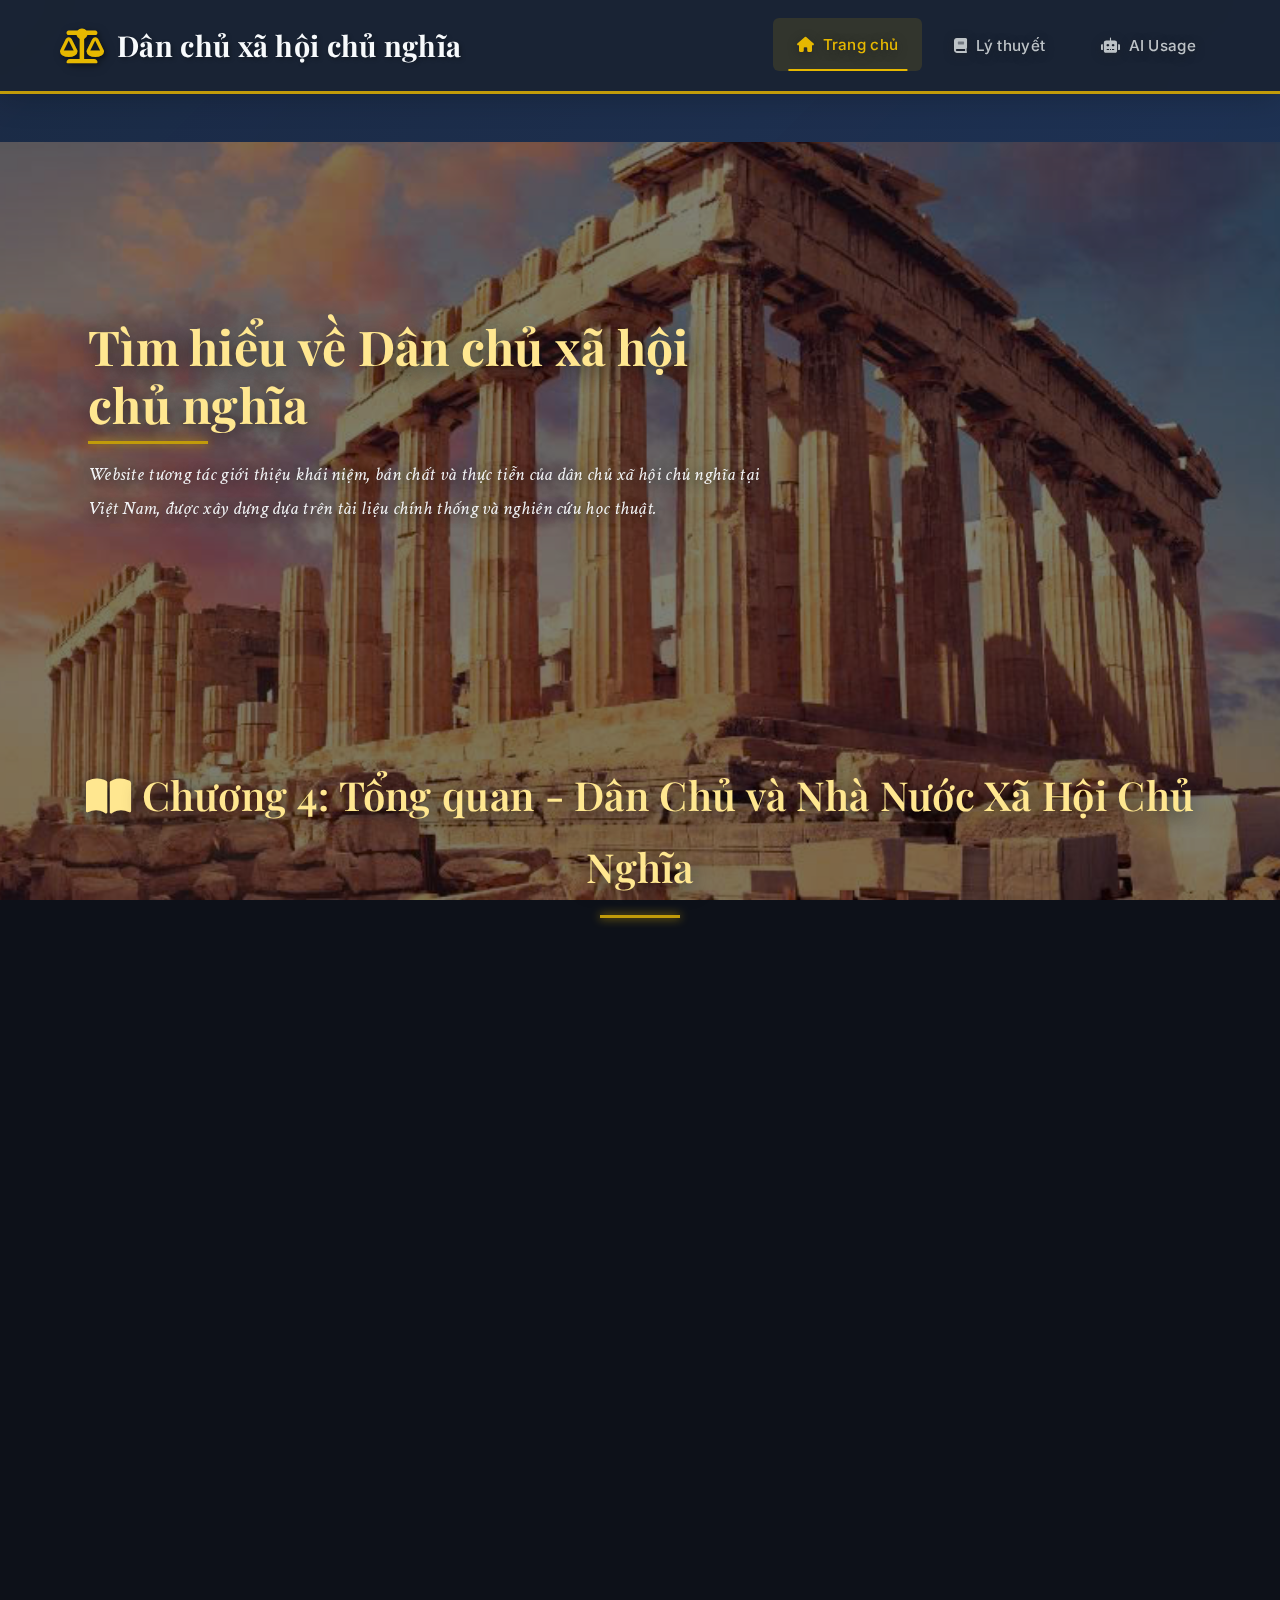
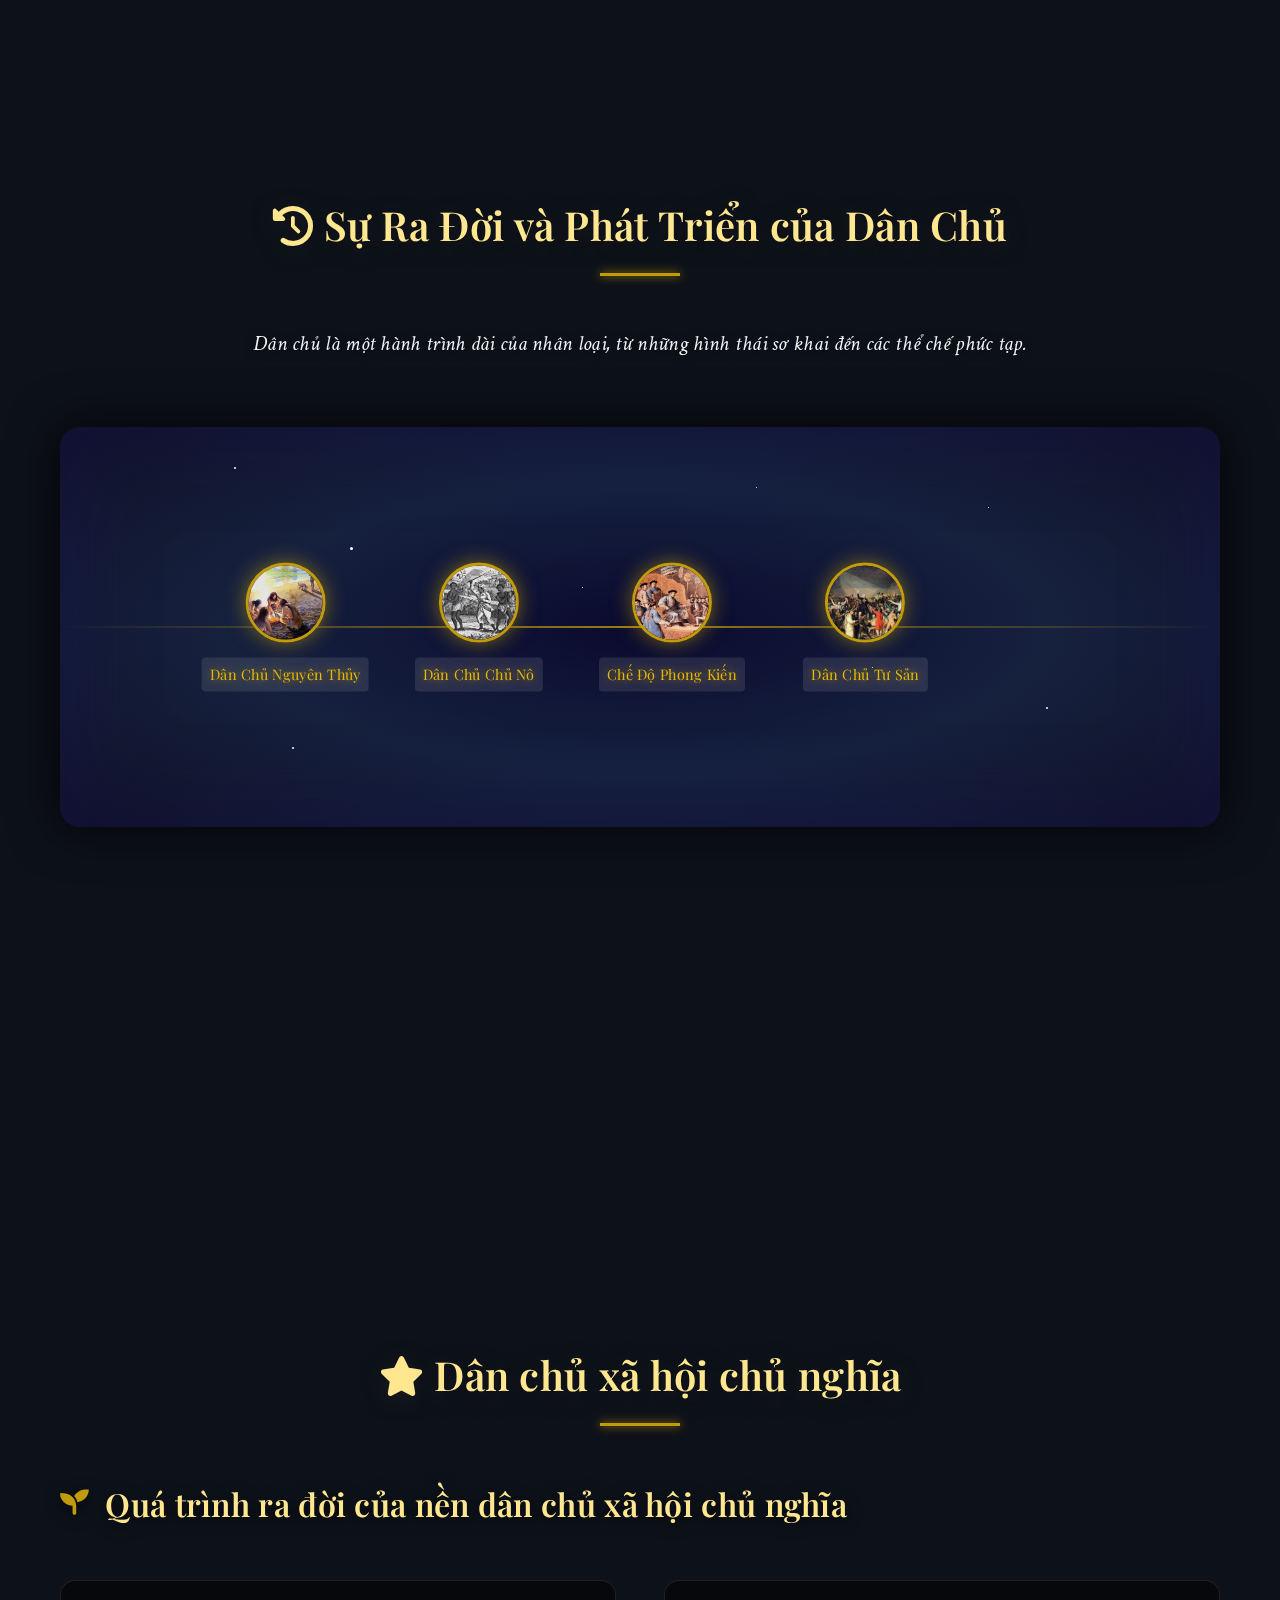
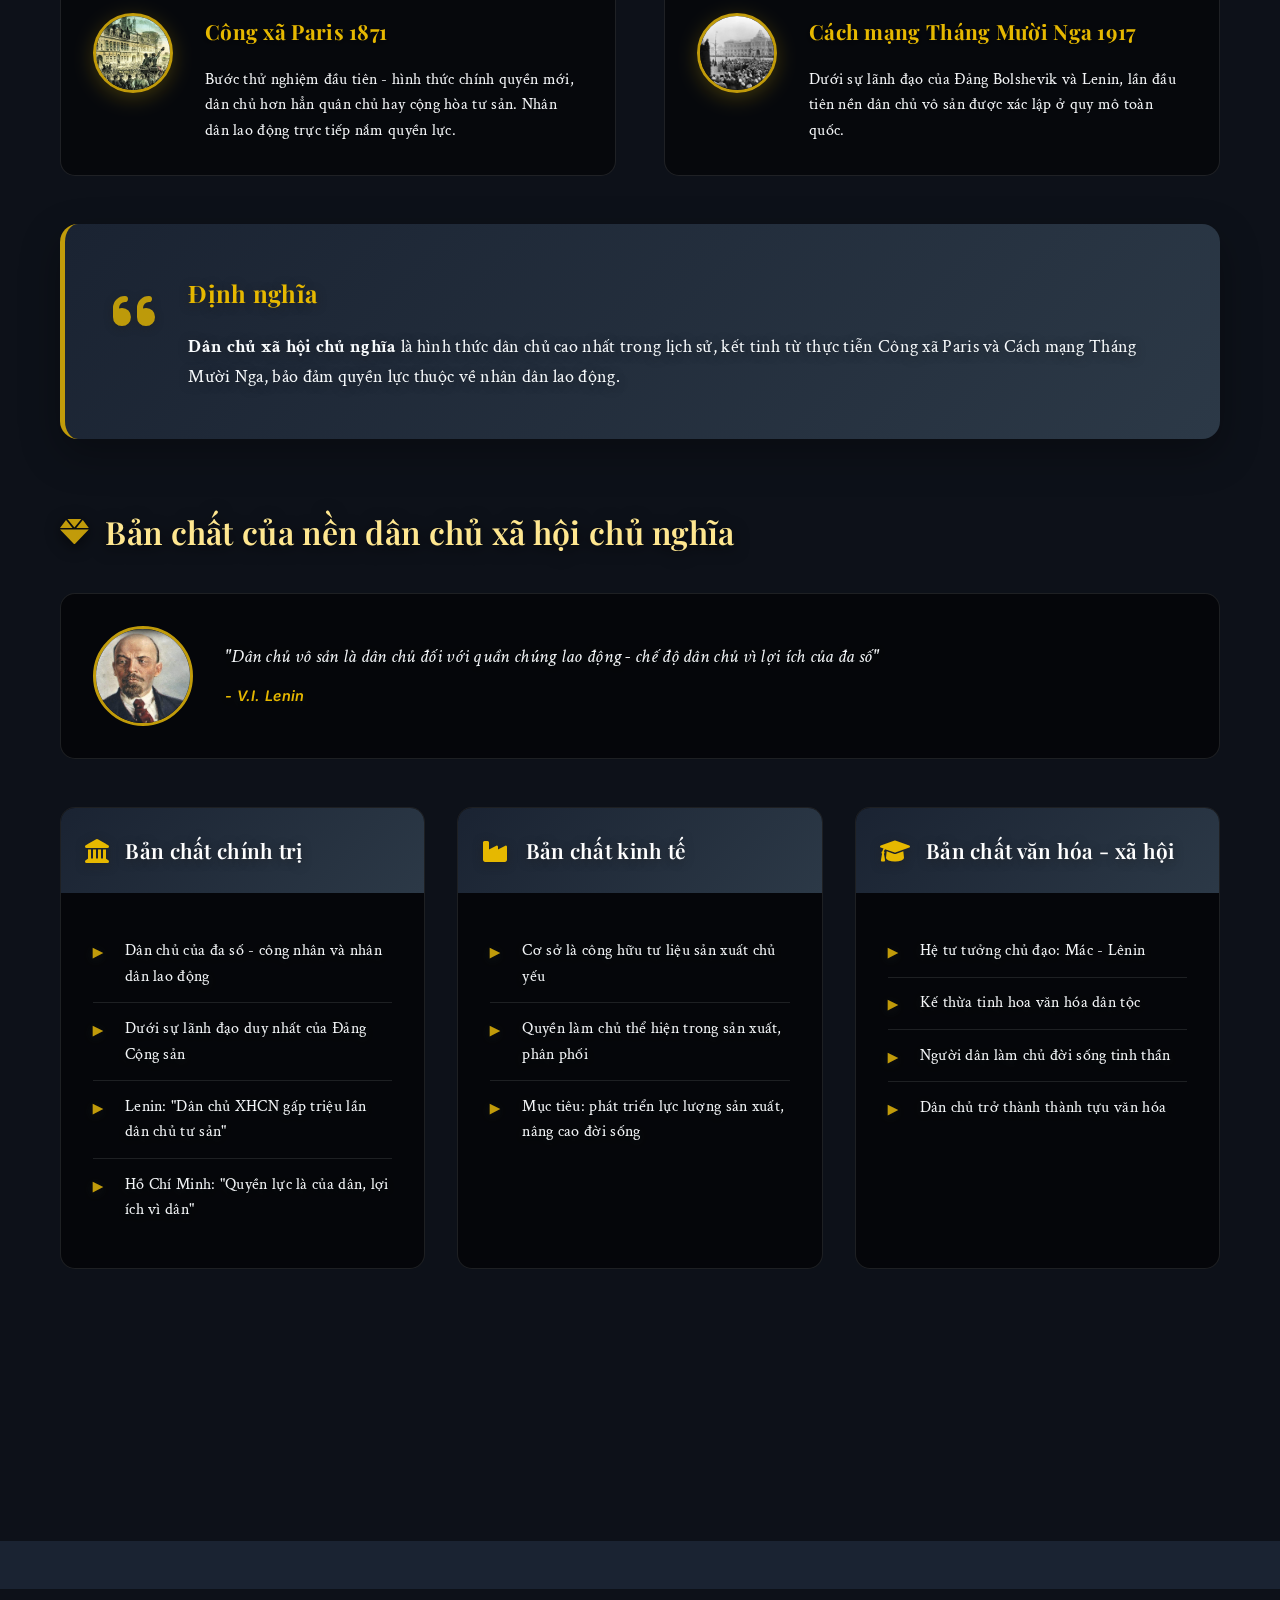
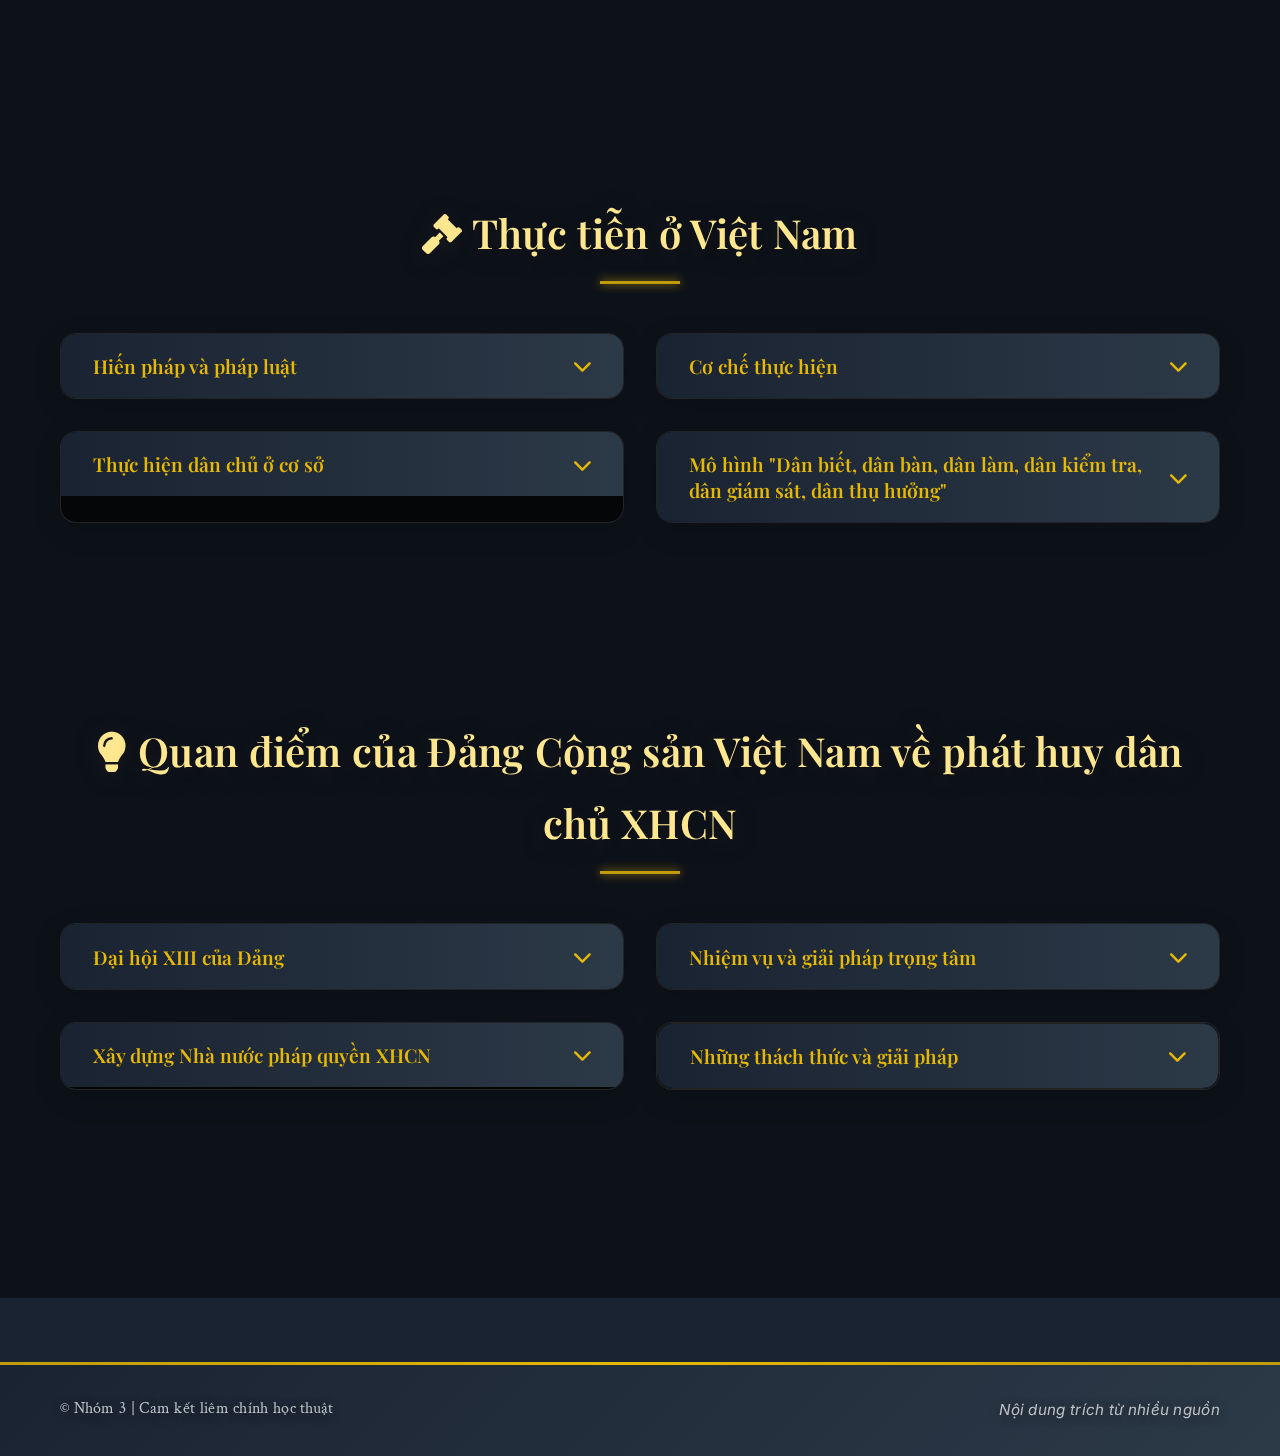
<file: index.html>
<!DOCTYPE html>
<html lang="vi">
<head>
    <meta charset="UTF-8" />
    <meta name="viewport" content="width=device-width, initial-scale=1" />
    <title>Dân chủ xã hội chủ nghĩa - Nhóm MLN131</title>
    <link rel="stylesheet" href="css/style.css" />
    <link rel="stylesheet" href="css/background-sections.css" />
    <link href="https://fonts.googleapis.com/css2?family=Inter:wght@300;400;500;600;700&display=swap" rel="stylesheet" />
    <link href="https://fonts.googleapis.com/css2?family=Playfair+Display:wght@400;600;700&family=Crimson+Text:ital,wght@0,400;0,600;1,400&display=swap" rel="stylesheet">
    <link rel="stylesheet" href="https://cdnjs.cloudflare.com/ajax/libs/font-awesome/6.0.0/css/all.min.css" />
    <script src="js/scroll-animations.js" defer></script>
</head>
<body>
    <header class="header">
        <div class="container">
            <div class="header-content">
                <h1 class="logo">
                    <i class="fas fa-balance-scale"></i> Dân chủ xã hội chủ nghĩa
                </h1>
                <nav class="nav">
                    <ul class="nav-list">
                        <li class="nav-item"><a href="index.html" class="nav-link active"><i class="fas fa-home"></i> Trang chủ</a></li>
                        <li class="nav-item"><a href="theory.html" class="nav-link"><i class="fas fa-book"></i> Lý thuyết</a></li>
                        <li class="nav-item"><a href="ai-usage.html" class="nav-link"><i class="fas fa-robot"></i> AI Usage</a></li>
                    </ul>
                </nav>
            </div>
        </div>
    </header>
    
    <main class="main">
        <!-- Section Group 1: Hero & Overview -->
        <div class="bg-section bg1">
            <!-- Hero Section -->
            <section class="hero">
                <div class="container">
                    <div class="hero-content">
                        <h2 class="hero-title">Tìm hiểu về Dân chủ xã hội chủ nghĩa</h2>
                        <p class="hero-subtitle">
                            Website tương tác giới thiệu khái niệm, bản chất và thực tiễn của dân chủ xã hội chủ nghĩa tại Việt Nam, được xây dựng dựa trên tài liệu chính thống và nghiên cứu học thuật.
                        </p>
                    </div>
                </div>
            </section>

            <!-- Overview Section -->
            <section class="timeline-section">
                <div class="container">
                    <!-- Phần 1: Tổng quan -->
                    <div class="timeline-part">
                        <h2 class="section-title">
                            <i class="fas fa-book-open"></i> Chương 4: Tổng quan - Dân Chủ và Nhà Nước Xã Hội Chủ Nghĩa
                        </h2>
                        
                        <div class="overview-grid">
                            <div class="overview-item">
                                <div class="overview-number">01</div>
                                <div class="overview-content">
                                    <h4>Sự Ra Đời và Phát Triển của Dân Chủ</h4>
                                    <p>Nguồn gốc và quá trình phát triển của dân chủ.</p>
                                </div>
                            </div>

                            <div class="overview-item">
                                <div class="overview-number">02</div>
                                <div class="overview-content">
                                    <h4>Khái Niệm Chi Tiết</h4>
                                    <p>Bản chất và đặc trưng của Dân chủ Xã hội Chủ nghĩa.</p>
                                </div>
                            </div>

                            <div class="overview-item">
                                <div class="overview-number">03</div>
                                <div class="overview-content">
                                    <h4>Liên Hệ Thực Tế</h4>
                                    <p>Áp dụng tại Việt Nam và vai trò của Nhà nước XHCN.</p>
                                </div>
                            </div>
                        </div>
                    </div>
                </div>
            </section>
        </div>

        <!-- Section Group 2: History Timeline -->
        <div class="bg-section bg2">
            <section class="timeline-section">
                <div class="container">
                    <div class="timeline-part">
                        <h2 class="section-title">
                            <i class="fas fa-history"></i> Sự Ra Đời và Phát Triển của Dân Chủ
                        </h2>
                        <p class="timeline-intro">Dân chủ là một hành trình dài của nhân loại, từ những hình thái sơ khai đến các thể chế phức tạp.</p>
                        
                        <!-- Historical Timeline with Custom Images -->
                        <div class="historical-timeline-container">
                            <!-- Background Stars -->
                            <div class="stars-background">
                                <div class="star star-1"></div>
                                <div class="star star-2"></div>
                                <div class="star star-3"></div>
                                <div class="star star-4"></div>
                                <div class="star star-5"></div>
                                <div class="star star-6"></div>
                                <div class="star star-7"></div>
                                <div class="star star-8"></div>
                            </div>
                            
                            <!-- Time Flow Path -->
                            <div class="time-flow-path"></div>
                            
                            <!-- Timeline Milestones -->
                            <div class="timeline-milestone milestone-2" data-milestone="2">
                                <div class="milestone-image">
                                    <img src="assets/Unity hands together.jpg" alt="Dân Chủ Nguyên Thủy" />
                                    <div class="image-overlay"></div>
                                </div>
                                <div class="milestone-label">Dân Chủ Nguyên Thủy</div>
                            </div>

                            <div class="timeline-milestone milestone-3" data-milestone="3">
                                <div class="milestone-image">
                                    <img src="assets/black.jpg" alt="Dân Chủ Chủ Nô" />
                                    <div class="image-overlay"></div>
                                </div>
                                <div class="milestone-label">Dân Chủ Chủ Nô</div>
                            </div>
                            
                            <div class="timeline-milestone milestone-4" data-milestone="4">
                                <div class="milestone-image">
                                    <img src="assets/Portrait of Ho Chi Minh.jpg" alt="Chế Độ Phong Kiến" />
                                    <div class="image-overlay"></div>
                                </div>
                                <div class="milestone-label">Chế Độ Phong Kiến</div>
                            </div>
                            
                            <div class="timeline-milestone milestone-5" data-milestone="5">
                                <div class="milestone-image">
                                    <img src="assets/Democracy protest crowd.jpg" alt="Dân Chủ Tư Sản" />
                                    <div class="image-overlay"></div>
                                </div>
                                <div class="milestone-label">Dân Chủ Tư Sản</div>
                            </div>
                            
                            <div class="timeline-milestone milestone-6" data-milestone="6">
                                <div class="milestone-image">
                                    <img src="assets/Vietnam National Assembly.jpg" alt="Dân Chủ XHCN" />
                                    <div class="image-overlay"></div>
                                </div>
                                <div class="milestone-label">Dân Chủ XHCN</div>
                            </div>
                            
                            <!-- Camera Viewport -->
                            <div class="camera-viewport">
                                <div class="milestone-detail">
                                    <div class="milestone-detail-content">
                                        <h3 class="milestone-title"></h3>
                                        <p class="milestone-description"></p>
                                        <div class="milestone-stats">
                                            <div class="stat-item">
                                                <span class="stat-label">Thời kỳ:</span>
                                                <span class="stat-value"></span>
                                            </div>
                                            <div class="stat-item">
                                                <span class="stat-label">Đặc trưng:</span>
                                                <span class="stat-value"></span>
                                            </div>
                                        </div>
                                    </div>
                                </div>
                            </div>
                        </div>
                    </div>
                </div>
            </section>
        </div>

        <!-- Section Group 3: Socialist Democracy -->
        <div class="bg-section bg3">
            <section class="socialist-democracy-section">
                <div class="container">
                    <h2 class="section-title">
                        <i class="fas fa-star"></i> Dân chủ xã hội chủ nghĩa
                    </h2>
                    
                    <!-- Quá trình ra đời -->
                    <div class="democracy-evolution">
                        <h3><i class="fas fa-seedling"></i> Quá trình ra đời của nền dân chủ xã hội chủ nghĩa</h3>
                        
                        <div class="evolution-timeline">
                            <div class="evolution-step">
                                <div class="step-icon">
                                    <img src="assets/parisgay.jpg" alt="Công xã Paris 1871" />
                                </div>
                                <div class="step-content">
                                    <h4>Công xã Paris 1871</h4>
                                    <p>Bước thử nghiệm đầu tiên - hình thức chính quyền mới, dân chủ hơn hẳn quân chủ hay cộng hòa tư sản. Nhân dân lao động trực tiếp nắm quyền lực.</p>
                                </div>
                            </div>
                            
                            <div class="evolution-step">
                                <div class="step-icon">
                                    <img src="assets/CMT10.jpg" alt="Cách mạng Tháng Mười" />
                                </div>
                                <div class="step-content">
                                    <h4>Cách mạng Tháng Mười Nga 1917</h4>
                                    <p>Dưới sự lãnh đạo của Đảng Bolshevik và Lenin, lần đầu tiên nền dân chủ vô sản được xác lập ở quy mô toàn quốc.</p>
                                </div>
                            </div>
                        </div>
                        
                        <div class="definition-highlight">
                            <div class="definition-icon">
                                <i class="fas fa-quote-left"></i>
                            </div>
                            <div class="definition-content">
                                <h4>Định nghĩa</h4>
                                <p><strong>Dân chủ xã hội chủ nghĩa</strong> là hình thức dân chủ cao nhất trong lịch sử, kết tinh từ thực tiễn Công xã Paris và Cách mạng Tháng Mười Nga, bảo đảm quyền lực thuộc về nhân dân lao động.</p>
                            </div>
                        </div>
                    </div>
                    
                    <!-- Bản chất -->
                    <div class="democracy-essence">
                        <h3><i class="fas fa-gem"></i> Bản chất của nền dân chủ xã hội chủ nghĩa</h3>
                        
                        <div class="essence-intro">
                            <div class="lenin-quote">
                                <img src="assets/VI Lenin.jpg" alt="V.I Lenin" />
                                <div class="quote-content">
                                    <p>"Dân chủ vô sản là dân chủ đối với quần chúng lao động - chế độ dân chủ vì lợi ích của đa số"</p>
                                    <cite>- V.I. Lenin</cite>
                                </div>
                            </div>
                        </div>
                        
                        <div class="essence-grid">
                            <div class="essence-card political">
                                <div class="card-header">
                                    <i class="fas fa-landmark"></i>
                                    <h4>Bản chất chính trị</h4>
                                </div>
                                <div class="card-content">
                                    <ul>
                                        <li>Dân chủ của đa số - công nhân và nhân dân lao động</li>
                                        <li>Dưới sự lãnh đạo duy nhất của Đảng Cộng sản</li>
                                        <li>Lenin: "Dân chủ XHCN gấp triệu lần dân chủ tư sản"</li>
                                        <li>Hồ Chí Minh: "Quyền lực là của dân, lợi ích vì dân"</li>
                                    </ul>
                                </div>
                            </div>
                            
                            <div class="essence-card economic">
                                <div class="card-header">
                                    <i class="fas fa-industry"></i>
                                    <h4>Bản chất kinh tế</h4>
                                </div>
                                <div class="card-content">
                                    <ul>
                                        <li>Cơ sở là công hữu tư liệu sản xuất chủ yếu</li>
                                        <li>Quyền làm chủ thể hiện trong sản xuất, phân phối</li>
                                        <li>Mục tiêu: phát triển lực lượng sản xuất, nâng cao đời sống</li>
                                    </ul>
                                </div>
                            </div>
                            
                            <div class="essence-card cultural">
                                <div class="card-header">
                                    <i class="fas fa-graduation-cap"></i>
                                    <h4>Bản chất văn hóa - xã hội</h4>
                                </div>
                                <div class="card-content">
                                    <ul>
                                        <li>Hệ tư tưởng chủ đạo: Mác - Lênin</li>
                                        <li>Kế thừa tinh hoa văn hóa dân tộc</li>
                                        <li>Người dân làm chủ đời sống tinh thần</li>
                                        <li>Dân chủ trở thành thành tựu văn hóa</li>
                                    </ul>
                                </div>
                            </div>
                        </div>
                    </div>
                </div>
            </section>
        </div>
    </main>
            <!-- Socialist Democracy Section -->

            </div>
        </div>

        <!-- Section Group 4: Vietnam Practice -->
        <div class="bg-section bg4">
            <section class="vietnam-practice-section">
                <div class="container">
                    <h2 class="section-title">
                        <i class="fas fa-gavel"></i> Thực tiễn ở Việt Nam
                    </h2>
                        <div class="practice-accordion">
                            <div class="practice-card">
                                <button class="practice-card-header">Hiến pháp và pháp luật <i class="fas fa-chevron-down"></i></button>
                                <div class="practice-card-body">
                                    <p>Các Hiến pháp của Việt Nam (từ 1946 đến 2013) đều khẳng định chế độ dân chủ và bản chất của Nhà nước XHCN là nhà nước của dân, do dân, vì dân. Đặc biệt, Hiến pháp năm 2013 đã thể hiện rõ và xuyên suốt quan điểm xây dựng chế độ dân chủ và nhà nước pháp quyền XHCN.</p>
                                </div>
                            </div>
                            <div class="practice-card">
                                <button class="practice-card-header">Cơ chế thực hiện <i class="fas fa-chevron-down"></i></button>
                                <div class="practice-card-body">
                                    <p>Nhân dân thực hiện quyền làm chủ của mình thông qua hoạt động của các cơ quan nhà nước, của hệ thống chính trị và các hình thức dân chủ trực tiếp, dân chủ đại diện.</p>
                                </div>
                            </div>
                            <div class="practice-card">
                                <button class="practice-card-header">Thực hiện dân chủ ở cơ sở <i class="fas fa-chevron-down"></i></button>
                                <div class="practice-card-body">
                                    <p>Đây là một nội dung quan trọng và nhất quán trong đường lối cách mạng của Đảng. Nhiều văn bản quy phạm pháp luật đã được ban hành để mở rộng dân chủ XHCN và phát huy quyền làm chủ của nhân dân, đặc biệt là ở cấp xã, phường, thị trấn (ví dụ: Luật Thực hiện dân chủ ở cơ sở năm 2022).</p>
                                </div>
                            </div>
                            <div class="practice-card">
                                <button class="practice-card-header">Mô hình "Dân biết, dân bàn, dân làm, dân kiểm tra, dân giám sát, dân thụ hưởng" <i class="fas fa-chevron-down"></i></button>
                                <div class="practice-card-body">
                                    <p>Đây là phương châm được Đảng Cộng sản Việt Nam đề ra và bổ sung, phát triển, thể hiện sự phát triển nhận thức của Đảng về việc xây dựng và bảo đảm thực hiện dân chủ, khẳng định tính ưu việt của chế độ XHCN ở Việt Nam, đặt nhân dân vào vị trí trung tâm.</p>
                                </div>
                            </div>
                        </div>
                        </div>
                    </section>

                    <!-- Quan điểm của Đảng Section -->
                    <section class="vietnam-practice-section">
                        <div class="container">
                            <h2 class="section-title">
                                <i class="fas fa-lightbulb"></i> Quan điểm của Đảng Cộng sản Việt Nam về phát huy dân chủ XHCN
                            </h2>
                            <div class="practice-accordion">
                                <div class="practice-card">
                                    <button class="practice-card-header">Đại hội XIII của Đảng <i class="fas fa-chevron-down"></i></button>
                                    <div class="practice-card-body">
                                        <p>Xác định phương hướng phát triển đất nước đến năm 2030 là "Thực hành và phát huy rộng rãi dân chủ XHCN, quyền làm chủ và vai trò chủ thể của nhân dân; củng cố, nâng cao niềm tin của nhân dân, tăng cường đồng thuận xã hội".</p>
                                    </div>
                                </div>
                                <div class="practice-card">
                                    <button class="practice-card-header">Nhiệm vụ và giải pháp trọng tâm <i class="fas fa-chevron-down"></i></button>
                                    <div class="practice-card-body">
                                        <p>Hoàn thiện đồng bộ hệ thống pháp luật, cơ chế, chính sách nhằm phát huy mạnh mẽ dân chủ XHCN, quyền làm chủ của nhân dân; đồng thời tăng cường pháp chế, bảo đảm kỷ cương xã hội, trước hết là việc thực thi tinh thần "thượng tôn pháp luật" của các cấp ủy, tổ chức đảng, chính quyền, Mặt trận Tổ quốc và các tổ chức chính trị - xã hội, cũng như của cán bộ, đảng viên.</p>
                                    </div>
                                </div>
                                <div class="practice-card">
                                    <button class="practice-card-header">Xây dựng Nhà nước pháp quyền XHCN <i class="fas fa-chevron-down"></i></button>
                                    <div class="practice-card-body">
                                        <p>Nhiệm vụ trọng tâm trong xây dựng nền dân chủ XHCN là xây dựng và hoàn thiện Nhà nước pháp quyền XHCN của nhân dân, do nhân dân, vì nhân dân, đảm bảo tất cả quyền lực nhà nước thuộc về nhân dân, dưới sự lãnh đạo của Đảng Cộng sản Việt Nam.</p>
                                    </div>
                                </div>
                                <div class="practice-card">
                                <div class="practice-card">
                                    <button class="practice-card-header">Những thách thức và giải pháp <i class="fas fa-chevron-down"></i></button>
                                    <div class="practice-card-body">
                                        <ul>
                                            <li>Việc thực hành dân chủ ở Việt Nam vẫn đang trong quá trình hoàn thiện và chưa đồng bộ.</li>
                                            <li>Một số cán bộ, công chức, viên chức chưa nhận thức đầy đủ về trách nhiệm, quyền, nghĩa vụ của mình; chưa có tư tưởng, tác phong dân chủ.</li>
                                            <li>Kiểm soát mặt trái của internet và các thế lực thù địch lợi dụng vấn đề dân chủ để chống phá cách mạng Việt Nam là một thách thức lớn.</li>
                                        </ul>
                                    </div>
                                </div>
                            </div>
                        </div>
                    </section>
                    </div>
                </section>

    
    
    <footer class="footer">
        <div class="container">
            <div class="footer-content">
                <p>&copy; Nhóm 3 | Cam kết liêm chính học thuật</p>
                <div class="footer-links">
                    <span>Nội dung trích từ nhiều nguồn</span>
                </div>
            </div>
        </div>
    </footer>
    <script src="js/script.js"></script>
</body>
</html>
</file>
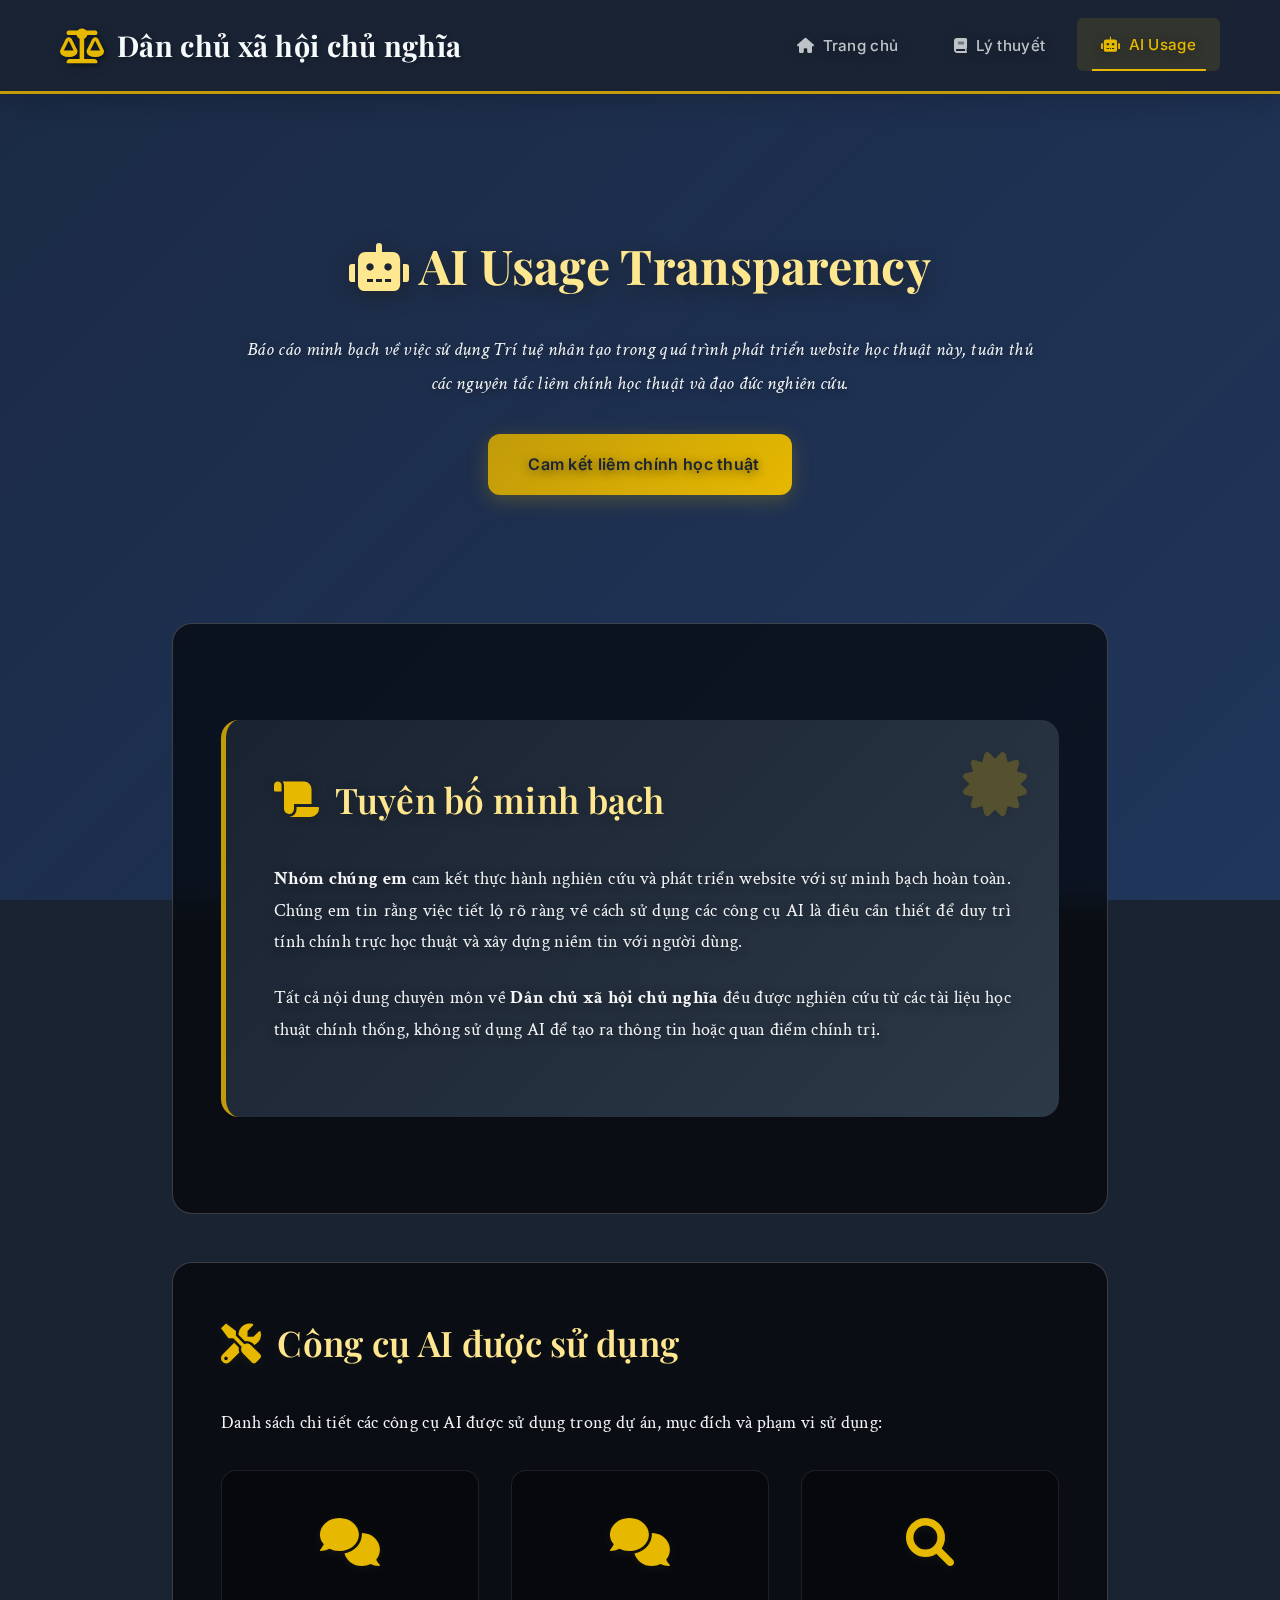
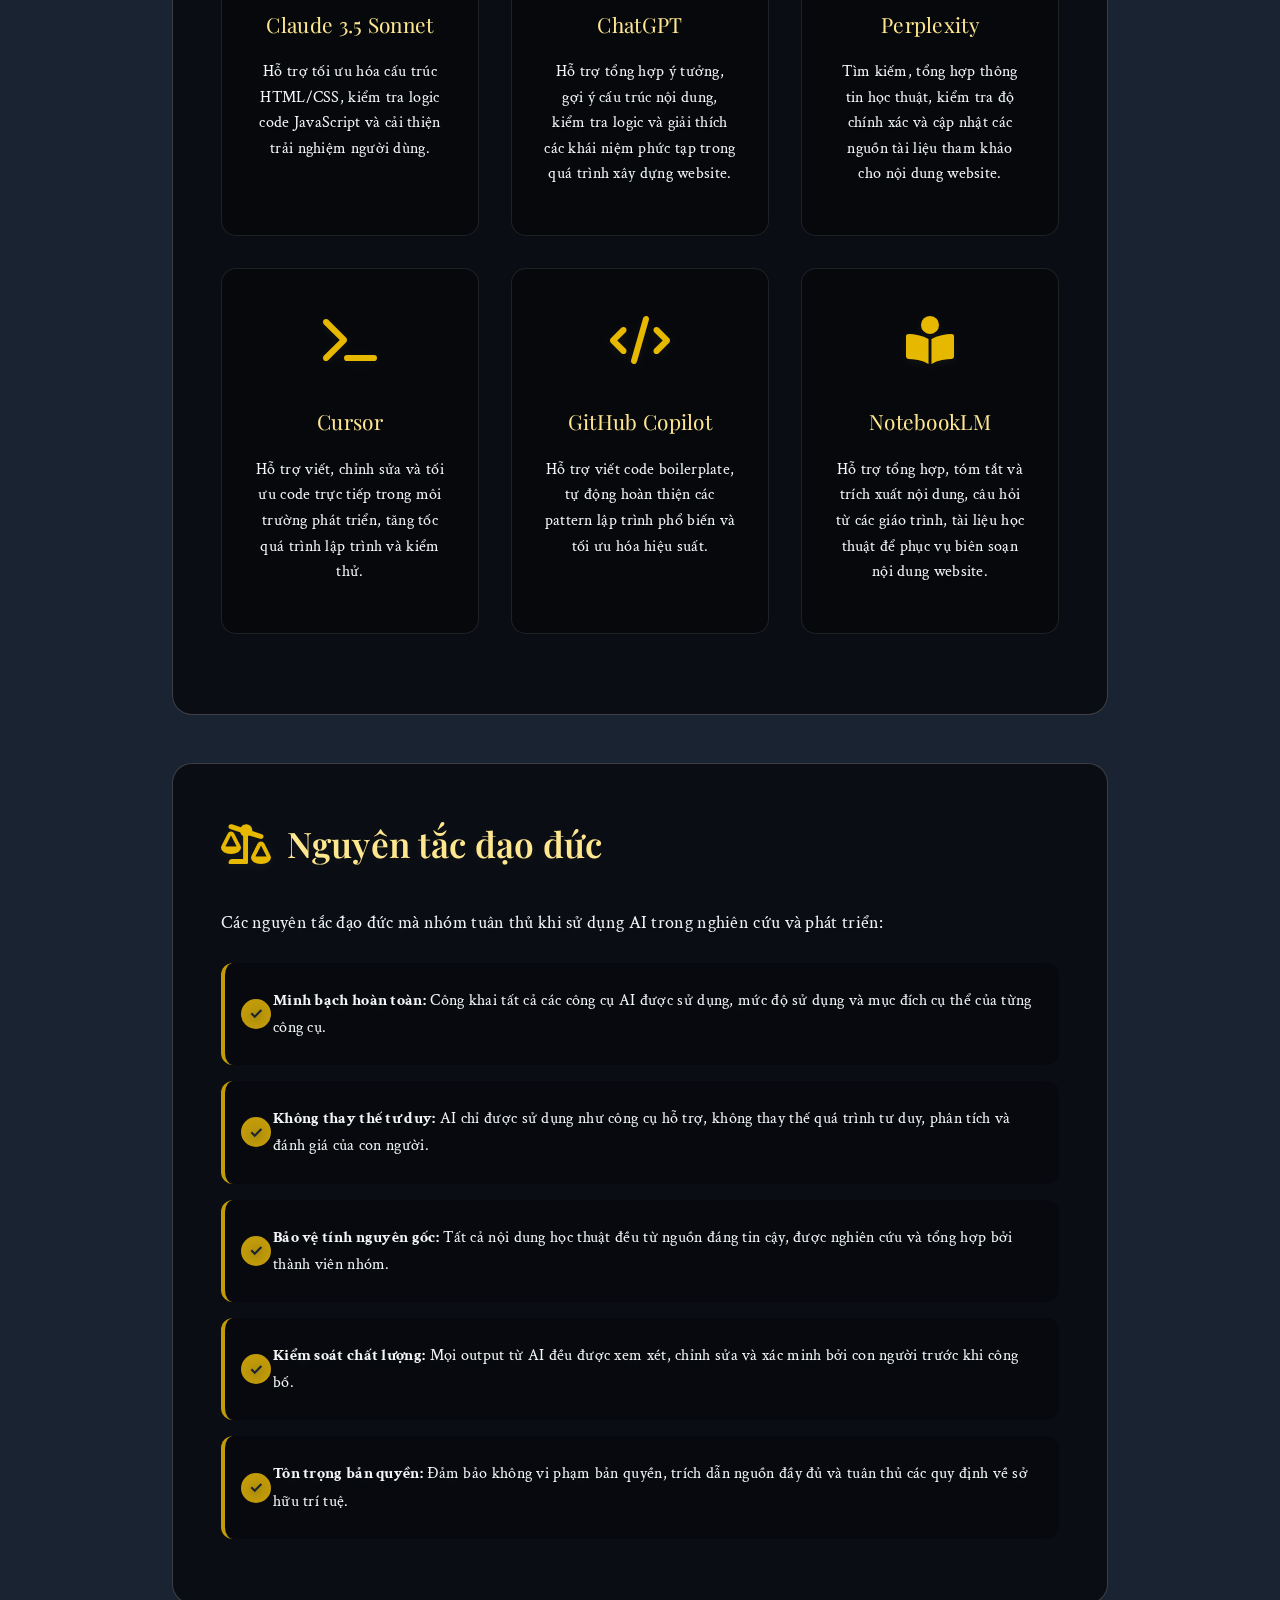
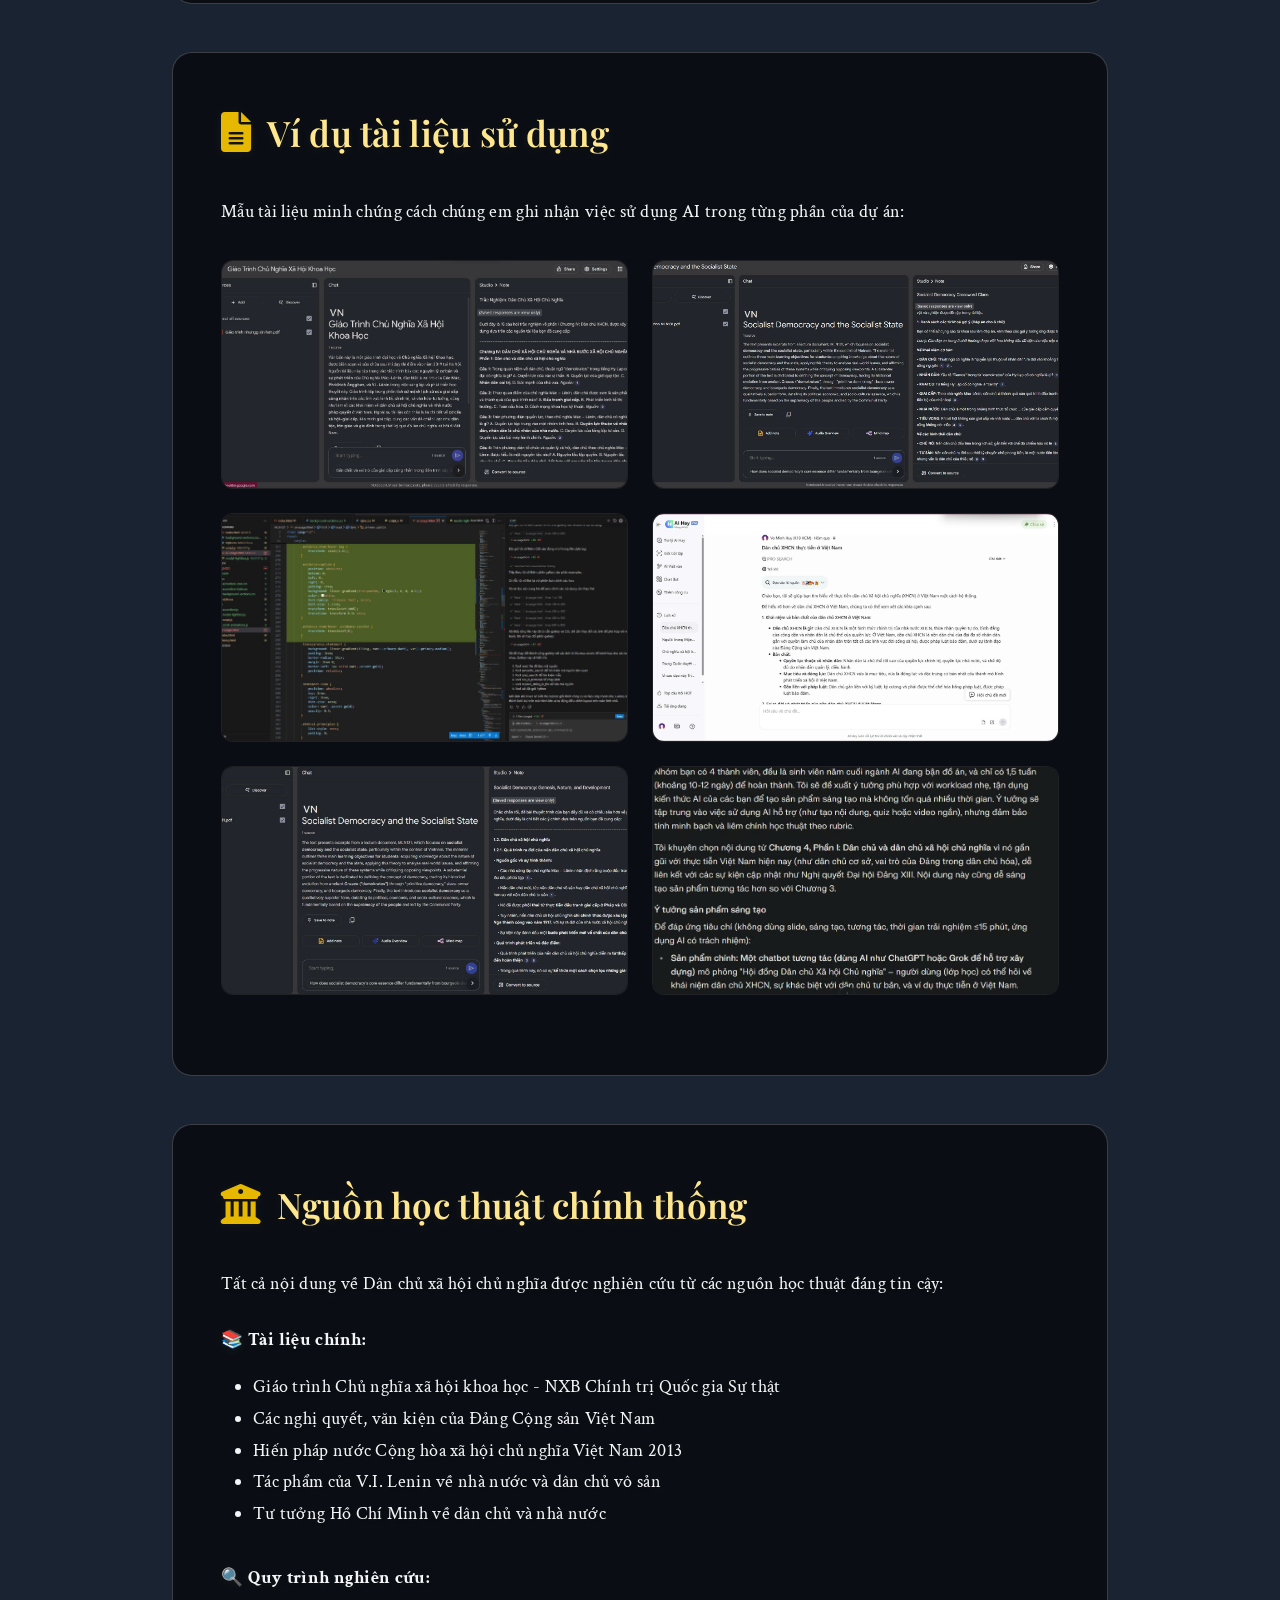
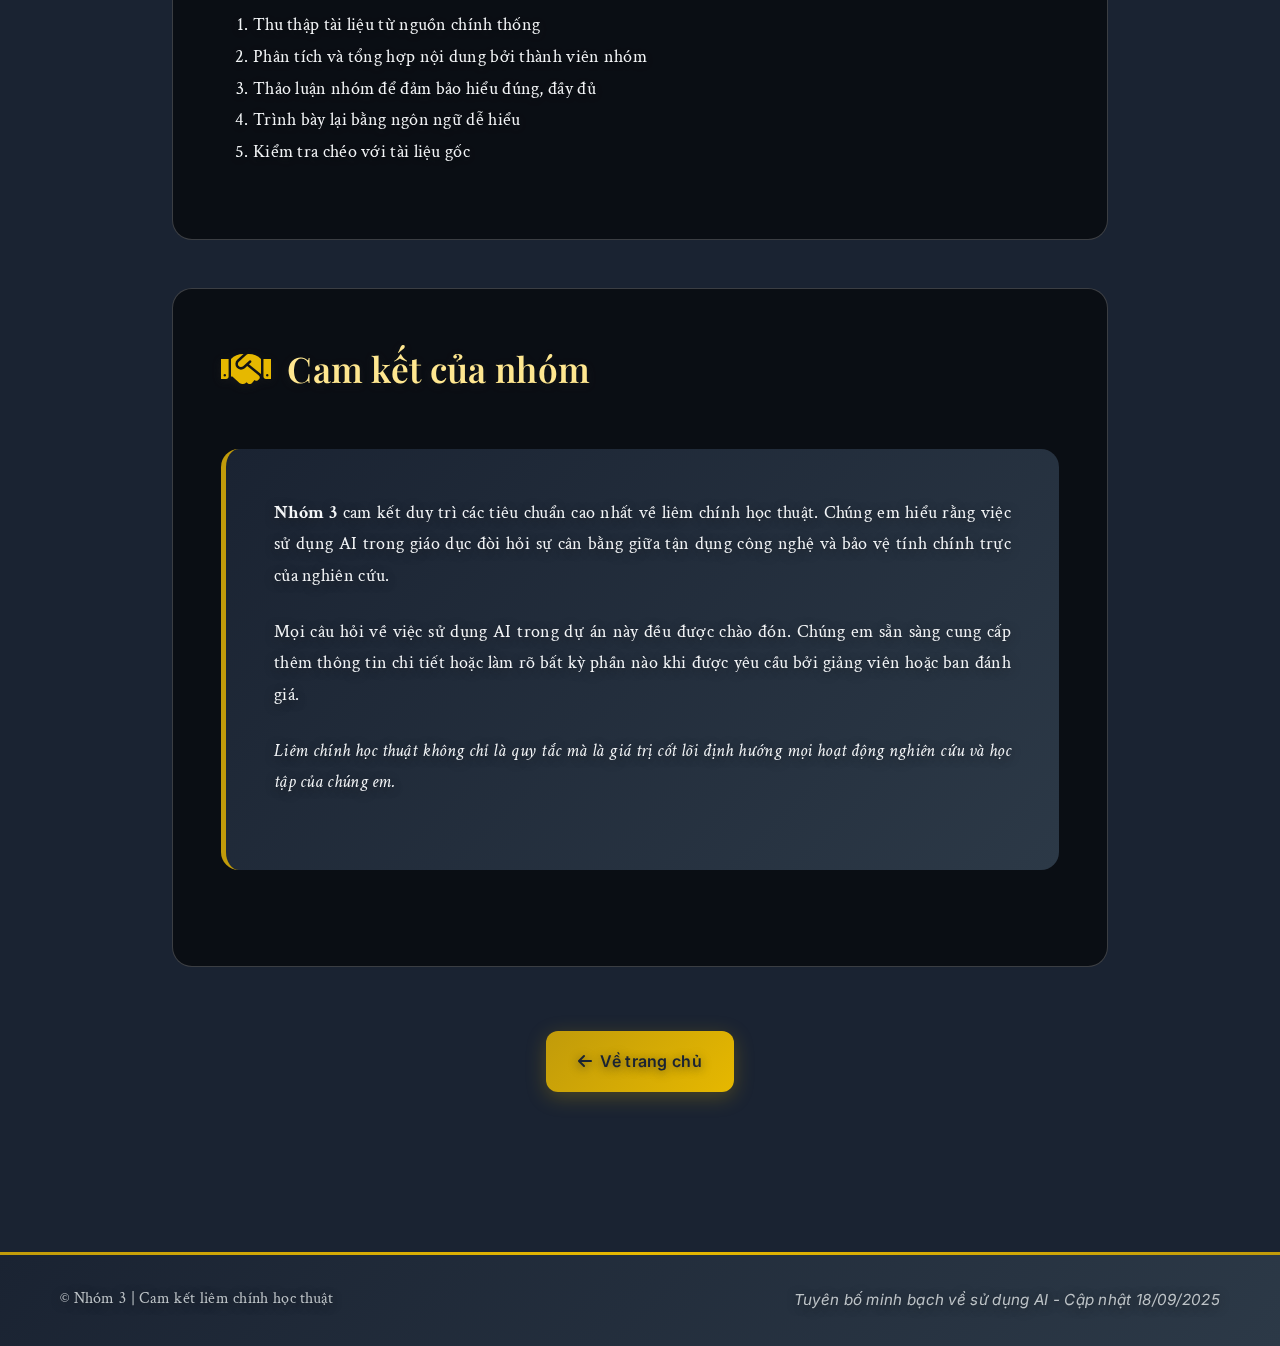
<file: ai-usage.html>
<!DOCTYPE html>
<html lang="vi">
<head>
    <meta charset="UTF-8" />
    <meta name="viewport" content="width=device-width, initial-scale=1" />
    <title>AI Usage Transparency - Dân chủ xã hội chủ nghĩa</title>
    <link rel="stylesheet" href="css/style.css" />
    <link href="https://fonts.googleapis.com/css2?family=Inter:wght@300;400;500;600;700&display=swap" rel="stylesheet" />
    <link href="https://fonts.googleapis.com/css2?family=Playfair+Display:wght@400;600;700&family=Crimson+Text:ital,wght@0,400;0,600;1,400&display=swap" rel="stylesheet">
    <link rel="stylesheet" href="https://cdnjs.cloudflare.com/ajax/libs/font-awesome/6.0.0/css/all.min.css" />
    <style>
        .ai-usage-page {
            min-height: 100vh;
            padding: 2rem 0;
        }
        
        .ai-hero {
            text-align: center;
            margin: 3rem 0;
            padding: 3rem 0;
        }
        
        .ai-hero h1 {
            font-family: 'Playfair Display', serif;
            font-size: 3rem;
            color: #ffe790;
            margin-bottom: 1.5rem;
            text-shadow: 0 4px 20px rgba(30, 30, 30, 0.8);
        }
        
        .ai-hero .subtitle {
            font-family: 'Crimson Text', serif;
            font-size: 1.2rem;
            color: #f3f5f7;
            max-width: 800px;
            margin: 0 auto;
            line-height: 1.8;
            font-style: italic;
        }
        
        .integrity-badge {
            display: inline-flex;
            align-items: center;
            gap: 0.5rem;
            background: linear-gradient(135deg, var(--accent-gold), var(--accent-gold-light));
            color: var(--primary-dark);
            padding: 1rem 2rem;
            border-radius: 12px;
            font-family: 'Inter', sans-serif;
            font-weight: 600;
            margin: 2rem 0;
            box-shadow: 0 5px 20px rgba(193, 155, 10, 0.3);
        }
        
        .ai-content {
            max-width: 1000px;
            margin: 0 auto;
            padding: 0 2rem;
        }
        
        .ai-section {
            background: rgba(0, 0, 0, 0.6);
            margin: 3rem 0;
            padding: 3rem;
            border-radius: 20px;
            backdrop-filter: blur(15px);
            border: 1px solid rgba(255, 255, 255, 0.2);
            transition: all 0.4s ease;
        }
        
        .ai-section:hover {
            transform: translateY(-5px);
            box-shadow: 0 20px 40px rgba(0, 0, 0, 0.4);
            border-color: var(--accent-gold);
        }
        
        .section-header {
            display: flex;
            align-items: center;
            gap: 1rem;
            margin-bottom: 2rem;
        }
        
        .section-header i {
            color: var(--accent-gold-light);
            font-size: 2.5rem;
        }
        
        .section-header h2 {
            font-family: 'Playfair Display', serif;
            color: #ffe790;
            font-size: 2.2rem;
            font-weight: 600;
        }
        
        .ai-text {
            font-family: 'Crimson Text', serif;
            color: #f3f5f7;
            font-size: 1.1rem;
            line-height: 1.8;
            margin-bottom: 1.5rem;
            text-align: justify;
        }
        
        .usage-levels {
            display: grid;
            grid-template-columns: repeat(auto-fit, minmax(300px, 1fr));
            gap: 2rem;
            margin: 2rem 0;
        }
        
        .level-card {
            background: rgba(0, 0, 0, 0.4);
            padding: 2rem;
            border-radius: 15px;
            border: 1px solid rgba(255, 255, 255, 0.1);
            transition: all 0.3s ease;
            position: relative;
        }
        
        .level-card.prohibited {
            border-left: 5px solid #e74c3c;
        }
        
        .level-card.limited {
            border-left: 5px solid #f39c12;
        }
        
        .level-card.moderate {
            border-left: 5px solid #f1c40f;
        }
        
        .level-card.documented {
            border-left: 5px solid #2ecc71;
        }
        
        .level-card:hover {
            background: rgba(0, 0, 0, 0.6);
            transform: translateY(-3px);
        }
        
        .level-header {
            display: flex;
            align-items: center;
            gap: 1rem;
            margin-bottom: 1.5rem;
        }
        
        .level-number {
            width: 40px;
            height: 40px;
            border-radius: 50%;
            display: flex;
            align-items: center;
            justify-content: center;
            font-family: 'Inter', sans-serif;
            font-weight: bold;
            color: white;
        }
        
        .level-card.prohibited .level-number {
            background: #e74c3c;
        }
        
        .level-card.limited .level-number {
            background: #f39c12;
        }
        
        .level-card.moderate .level-number {
            background: #f1c40f;
            color: #333;
        }
        
        .level-card.documented .level-number {
            background: #2ecc71;
        }
        
        .level-title {
            font-family: 'Playfair Display', serif;
            color: var(--accent-gold-light);
            font-size: 1.3rem;
            font-weight: 600;
        }
        
        .tools-grid {
            display: grid;
            grid-template-columns: repeat(auto-fit, minmax(250px, 1fr));
            gap: 2rem;
            margin: 2rem 0;
        }
        
        .tool-card {
            background: rgba(0, 0, 0, 0.4);
            padding: 2rem;
            border-radius: 15px;
            border: 1px solid rgba(255, 255, 255, 0.1);
            transition: all 0.3s ease;
            text-align: center;
        }
        
        .tool-card:hover {
            background: rgba(0, 0, 0, 0.6);
            transform: translateY(-5px);
            border-color: var(--accent-gold);
        }
        
        .tool-icon {
            font-size: 3rem;
            color: var(--accent-gold-light);
            margin-bottom: 1rem;
        }
        
        .tool-name {
            font-family: 'Playfair Display', serif;
            color: #ffe790;
            font-size: 1.3rem;
            margin-bottom: 1rem;
        }
        
        .tool-purpose {
            font-family: 'Crimson Text', serif;
            color: #f3f5f7;
            line-height: 1.6;
            margin-bottom: 1rem;
        }
        
        .tool-usage {
            font-family: 'Inter', sans-serif;
            color: var(--accent-gold);
            font-size: 0.9rem;
            font-weight: 600;
            background: rgba(193, 155, 10, 0.2);
            padding: 0.5rem 1rem;
            border-radius: 8px;
        }

        .evidence-gallery {
            display: grid;
            grid-template-columns: repeat(auto-fit, minmax(300px, 1fr));
            gap: 1.5rem;
            margin: 2rem 0;
        }

        .evidence-item {
            position: relative;
            border-radius: 12px;
            overflow: hidden;
            aspect-ratio: 16/9;
            background: rgba(0, 0, 0, 0.4);
            border: 1px solid rgba(255, 255, 255, 0.1);
            transition: all 0.3s ease;
        }

        .evidence-item:hover {
            transform: translateY(-5px);
            border-color: var(--accent-gold);
            box-shadow: 0 10px 20px rgba(0, 0, 0, 0.3);
        }

        .evidence-item img {
            width: 100%;
            height: 100%;
            object-fit: cover;
            transition: transform 0.3s ease;
        }

        .evidence-item:hover img {
            transform: scale(1.05);
        }

        .evidence-caption {
            position: absolute;
            bottom: 0;
            left: 0;
            right: 0;
            padding: 1rem;
            background: linear-gradient(transparent, rgba(0, 0, 0, 0.8));
            color: white;
            font-family: 'Crimson Text', serif;
            font-size: 1.1rem;
            transform: translateY(100%);
            transition: transform 0.3s ease;
        }

        .evidence-item:hover .evidence-caption {
            transform: translateY(0);
        }
        
        .transparency-statement {
            background: linear-gradient(135deg, var(--primary-dark), var(--primary-medium));
            padding: 3rem;
            border-radius: 18px;
            margin: 3rem 0;
            border-left: 5px solid var(--accent-gold);
            position: relative;
        }
        
        .statement-icon {
            position: absolute;
            top: 2rem;
            right: 2rem;
            font-size: 4rem;
            color: var(--accent-gold);
            opacity: 0.3;
        }
        
        .ethical-principles {
            list-style: none;
            padding: 0;
        }
        
        .ethical-principles li {
            background: rgba(0, 0, 0, 0.3);
            margin: 1rem 0;
            padding: 1.5rem;
            border-radius: 12px;
            border-left: 4px solid var(--accent-gold);
            font-family: 'Crimson Text', serif;
            color: #f3f5f7;
            line-height: 1.7;
            position: relative;
            padding-left: 3rem;
        }
        
        .ethical-principles li::before {
            content: '✓';
            position: absolute;
            left: 1rem;
            top: 50%;
            transform: translateY(-50%);
            background: var(--accent-gold);
            color: var(--primary-dark);
            width: 30px;
            height: 30px;
            border-radius: 50%;
            display: flex;
            align-items: center;
            justify-content: center;
            font-family: 'Inter', sans-serif;
            font-weight: bold;
            font-size: 1rem;
        }
        
        .documentation-example {
            margin: 2rem 0;
        }

        .evidence-gallery {
            display: grid;
            grid-template-columns: repeat(auto-fit, minmax(300px, 1fr));
            gap: 1.5rem;
            margin: 2rem 0;
        }

        .evidence-item {
            position: relative;
            border-radius: 12px;
            overflow: hidden;
            aspect-ratio: 16/9;
            background: rgba(0, 0, 0, 0.4);
            border: 1px solid rgba(255, 255, 255, 0.1);
            transition: all 0.3s ease;
        }

        .evidence-item:hover {
            transform: translateY(-5px);
            border-color: var(--accent-gold);
            box-shadow: 0 10px 20px rgba(0, 0, 0, 0.3);
        }

        .evidence-item img {
            width: 100%;
            height: 100%;
            object-fit: cover;
            transition: transform 0.3s ease;
        }

        .evidence-item:hover img {
            transform: scale(1.05);
        }

        .evidence-caption {
            position: absolute;
            bottom: 0;
            left: 0;
            right: 0;
            padding: 1rem;
            background: linear-gradient(transparent, rgba(0, 0, 0, 0.8));
            color: white;
            font-family: 'Crimson Text', serif;
            font-size: 1.1rem;
            transform: translateY(100%);
            transition: transform 0.3s ease;
        }

        .evidence-item:hover .evidence-caption {
            transform: translateY(0);
        }
        }
        
        .example-header {
            font-family: 'Inter', sans-serif;
            color: var(--accent-gold);
            font-weight: 600;
            margin-bottom: 1rem;
            font-size: 1.1rem;
        }
        
        .back-to-home {
            text-align: center;
            margin: 4rem 0;
        }
        
        .back-btn {
            display: inline-flex;
            align-items: center;
            gap: 0.5rem;
            background: linear-gradient(135deg, var(--accent-gold), var(--accent-gold-light));
            color: var(--primary-dark);
            padding: 1rem 2rem;
            border-radius: 12px;
            text-decoration: none;
            font-family: 'Inter', sans-serif;
            font-weight: 600;
            transition: all 0.3s ease;
            box-shadow: 0 5px 20px rgba(193, 155, 10, 0.3);
        }
        
        .back-btn:hover {
            transform: translateY(-3px);
            box-shadow: 0 8px 30px rgba(193, 155, 10, 0.5);
        }
        
        @media (max-width: 768px) {
            .ai-hero h1 {
                font-size: 2.5rem;
            }
            
            .ai-section {
                padding: 2rem 1.5rem;
                margin: 2rem 0;
            }
            
            .section-header {
                flex-direction: column;
                text-align: center;
                gap: 0.5rem;
            }
            
            .usage-levels {
                grid-template-columns: 1fr;
            }
            
            .tools-grid {
                grid-template-columns: 1fr;
            }
        }
    </style>
</head>
<body>
    <header class="header">
        <div class="container">
            <div class="header-content">
                <h1 class="logo">
                    <i class="fas fa-balance-scale"></i> Dân chủ xã hội chủ nghĩa
                </h1>
                <nav class="nav">
                    <ul class="nav-list">
                        <li class="nav-item"><a href="index.html" class="nav-link"><i class="fas fa-home"></i> Trang chủ</a></li>
                        <li class="nav-item"><a href="theory.html" class="nav-link"><i class="fas fa-book"></i> Lý thuyết</a></li>
                        <li class="nav-item"><a href="ai-usage.html" class="nav-link active"><i class="fas fa-robot"></i> AI Usage</a></li>
                    </ul>
                </nav>
            </div>
        </div>
    </header>

    <main class="ai-usage-page">
        <div class="container">
            <!-- Hero Section -->
            <section class="ai-hero">
                <h1><i class="fas fa-robot"></i> AI Usage Transparency</h1>
                <p class="subtitle">
                    Báo cáo minh bạch về việc sử dụng Trí tuệ nhân tạo trong quá trình phát triển website học thuật này, 
                    tuân thủ các nguyên tắc liêm chính học thuật và đạo đức nghiên cứu.
                </p>
                <div class="integrity-badge">
                    <i class="fas fa-shield-check"></i>
                    Cam kết liêm chính học thuật
                </div>
            </section>

            <div class="ai-content">
                <!-- Section 1: Transparency Statement -->
                <section class="ai-section">
                    <div class="transparency-statement">
                        <i class="fas fa-certificate statement-icon"></i>
                        <div class="section-header">
                            <i class="fas fa-scroll"></i>
                            <h2>Tuyên bố minh bạch</h2>
                        </div>
                        
                        <p class="ai-text">
                            <strong>Nhóm chúng em</strong> cam kết thực hành nghiên cứu và phát triển website với sự minh bạch hoàn toàn. 
                            Chúng em tin rằng việc tiết lộ rõ ràng về cách sử dụng các công cụ AI là điều cần thiết để duy trì 
                            tính chính trực học thuật và xây dựng niềm tin với người dùng.
                        </p>
                        
                        <p class="ai-text">
                            Tất cả nội dung chuyên môn về <strong>Dân chủ xã hội chủ nghĩa</strong> đều được nghiên cứu từ các 
                            tài liệu học thuật chính thống, không sử dụng AI để tạo ra thông tin hoặc quan điểm chính trị.
                        </p>
                    </section>
                </section>

 
                <!-- Section 3: Tools Used -->
                <section class="ai-section">
                    <div class="section-header">
                        <i class="fas fa-tools"></i>
                        <h2>Công cụ AI được sử dụng</h2>
                    </div>
                    
                    <p class="ai-text">
                        Danh sách chi tiết các công cụ AI được sử dụng trong dự án, mục đích và phạm vi sử dụng:
                    </p>
                    
                    <div class="tools-grid">
                        <div class="tool-card">
                            <div class="tool-icon">
                                <i class="fas fa-comments"></i>
                            </div>
                            <div class="tool-name">Claude 3.5 Sonnet</div>
                            <div class="tool-purpose">
                                    Hỗ trợ tối ưu hóa cấu trúc HTML/CSS, kiểm tra logic code JavaScript và 
                                    cải thiện trải nghiệm người dùng.
                                </div>
                        </div>
                        
                        <div class="tool-card">
                                <div class="tool-icon">
                                    <i class="fas fa-comments"></i>
                                </div>
                                <div class="tool-name">ChatGPT</div>
                                <div class="tool-purpose">
                                        Hỗ trợ tổng hợp ý tưởng, gợi ý cấu trúc nội dung, kiểm tra logic và giải thích các khái niệm phức tạp trong quá trình xây dựng website.
                                    </div>
                            </div>
                            <div class="tool-card">
                                <div class="tool-icon">
                                    <i class="fas fa-search"></i>
                                </div>
                                <div class="tool-name">Perplexity</div>
                                <div class="tool-purpose">
                                        Tìm kiếm, tổng hợp thông tin học thuật, kiểm tra độ chính xác và cập nhật các nguồn tài liệu tham khảo cho nội dung website.
                                    </div>
                            </div>
                            <div class="tool-card">
                                <div class="tool-icon">
                                    <i class="fas fa-terminal"></i>
                                </div>
                                <div class="tool-name">Cursor</div>
                                <div class="tool-purpose">
                                        Hỗ trợ viết, chỉnh sửa và tối ưu code trực tiếp trong môi trường phát triển, tăng tốc quá trình lập trình và kiểm thử.
                                    </div>
                            </div>
                        
                        <div class="tool-card">
                            <div class="tool-icon">
                                <i class="fas fa-code"></i>
                            </div>
                            <div class="tool-name">GitHub Copilot</div>
                            <div class="tool-purpose">
                                Hỗ trợ viết code boilerplate, tự động hoàn thiện các pattern 
                                lập trình phổ biến và tối ưu hóa hiệu suất.
                            </div>
                        </div>
                        
                        <div class="tool-card">
                                <div class="tool-icon">
                                    <i class="fas fa-book-reader"></i>
                                </div>
                                <div class="tool-name">NotebookLM</div>
                                <div class="tool-purpose">
                                        Hỗ trợ tổng hợp, tóm tắt và trích xuất nội dung, câu hỏi từ các giáo trình, tài liệu học thuật để phục vụ biên soạn nội dung website.
                                    </div>
                            </div>
                    </div>
                </section>

                <!-- Section 4: Ethical Principles -->
                <section class="ai-section">
                    <div class="section-header">
                        <i class="fas fa-balance-scale-right"></i>
                        <h2>Nguyên tắc đạo đức</h2>
                    </div>
                    
                    <p class="ai-text">
                        Các nguyên tắc đạo đức mà nhóm tuân thủ khi sử dụng AI trong nghiên cứu và phát triển:
                    </p>
                    
                    <ul class="ethical-principles">
                        <li>
                            <strong>Minh bạch hoàn toàn:</strong> Công khai tất cả các công cụ AI được sử dụng, 
                            mức độ sử dụng và mục đích cụ thể của từng công cụ.
                        </li>
                        
                        <li>
                            <strong>Không thay thế tư duy:</strong> AI chỉ được sử dụng như công cụ hỗ trợ, 
                            không thay thế quá trình tư duy, phân tích và đánh giá của con người.
                        </li>
                        
                        <li>
                            <strong>Bảo vệ tính nguyên gốc:</strong> Tất cả nội dung học thuật đều từ nguồn 
                            đáng tin cậy, được nghiên cứu và tổng hợp bởi thành viên nhóm.
                        </li>
                        
                        <li>
                            <strong>Kiểm soát chất lượng:</strong> Mọi output từ AI đều được xem xét, 
                            chỉnh sửa và xác minh bởi con người trước khi công bố.
                        </li>
                        
                        <li>
                            <strong>Tôn trọng bản quyền:</strong> Đảm bảo không vi phạm bản quyền, 
                            trích dẫn nguồn đầy đủ và tuân thủ các quy định về sở hữu trí tuệ.
                        </li>
                    </ul>
                </section>

                <!-- Section 5: Documentation Example -->
                <section class="ai-section">
                    <div class="section-header">
                        <i class="fas fa-file-alt"></i>
                        <h2>Ví dụ tài liệu sử dụng</h2>
                    </div>
                    
                    <p class="ai-text">
                        Mẫu tài liệu minh chứng cách chúng em ghi nhận việc sử dụng AI trong từng phần của dự án:
                    </p>
                    
                    <div class="evidence-gallery">
                        <div class="evidence-item">
                            <img src="assets/ai-evidence/nlm1.jpg" alt="Using read_file tool">
                            <div class="evidence-caption">Tạo câu hỏi với NotebookLM</div>
                        </div>
                        
                        <div class="evidence-item">
                            <img src="assets/ai-evidence/nlm2.jpg" alt="Using semantic_search tool">
                            <div class="evidence-caption">Tạo keyword với NotebookLM</div>
                        </div>
                        
                        <div class="evidence-item">
                            <img src="assets/ai-evidence/copilot.jpg" alt="Using grep_search tool">
                            <div class="evidence-caption">Lập trình web bằng Copilot</div>
                        </div>
                        
                        <div class="evidence-item">
                            <img src="assets/ai-evidence/aihay.jpg" alt="Using run_in_terminal tool">
                            <div class="evidence-caption">Tìm nguồn bằng AIHay</div>
                        </div>
                        
                        <div class="evidence-item">
                            <img src="assets/ai-evidence/nlm3.jpg" alt="Using replace_string_in_file tool">
                            <div class="evidence-caption">Tóm tắt giáo trình bằng NotebookLM</div>
                        </div>
                        
                        <div class="evidence-item">
                            <img src="assets/ai-evidence/perplexity.jpg" alt="Using install_python_packages tool">
                            <div class="evidence-caption">Tạo dự án web bằng Perplexity</div>
                        </div>
                </section>

                <!-- Section 6: Academic Sources -->
                <section class="ai-section">
                    <div class="section-header">
                        <i class="fas fa-university"></i>
                        <h2>Nguồn học thuật chính thống</h2>
                    </div>
                    
                    <p class="ai-text">
                        Tất cả nội dung về Dân chủ xã hội chủ nghĩa được nghiên cứu từ các nguồn học thuật đáng tin cậy:
                    </p>
                    
                    <div class="ai-text">
                        <strong>📚 Tài liệu chính:</strong>
                        <ul style="margin-left: 2rem; margin-top: 1rem;">
                            <li>Giáo trình Chủ nghĩa xã hội khoa học - NXB Chính trị Quốc gia Sự thật</li>
                            <li>Các nghị quyết, văn kiện của Đảng Cộng sản Việt Nam</li>
                            <li>Hiến pháp nước Cộng hòa xã hội chủ nghĩa Việt Nam 2013</li>
                            <li>Tác phẩm của V.I. Lenin về nhà nước và dân chủ vô sản</li>
                            <li>Tư tưởng Hồ Chí Minh về dân chủ và nhà nước</li>
                        </ul>
                    </div>
                    
                    <div class="ai-text" style="margin-top: 2rem;">
                        <strong>🔍 Quy trình nghiên cứu:</strong>
                        <ol style="margin-left: 2rem; margin-top: 1rem;">
                            <li>Thu thập tài liệu từ nguồn chính thống</li>
                            <li>Phân tích và tổng hợp nội dung bởi thành viên nhóm</li>
                            <li>Thảo luận nhóm để đảm bảo hiểu đúng, đầy đủ</li>
                            <li>Trình bày lại bằng ngôn ngữ dễ hiểu</li>
                            <li>Kiểm tra chéo với tài liệu gốc</li>
                        </ol>
                    </div>
                </section>

                <!-- Section 7: Commitment -->
                <section class="ai-section">
                    <div class="section-header">
                        <i class="fas fa-handshake"></i>
                        <h2>Cam kết của nhóm</h2>
                    </div>
                    
                    <div class="transparency-statement">
                        <p class="ai-text">
                            <strong>Nhóm 3</strong> cam kết duy trì các tiêu chuẩn cao nhất về liêm chính học thuật. 
                            Chúng em hiểu rằng việc sử dụng AI trong giáo dục đòi hỏi sự cân bằng giữa tận dụng công nghệ 
                            và bảo vệ tính chính trực của nghiên cứu.
                        </p>
                        
                        <p class="ai-text">
                            Mọi câu hỏi về việc sử dụng AI trong dự án này đều được chào đón. 
                            Chúng em sẵn sàng cung cấp thêm thông tin chi tiết hoặc làm rõ bất kỳ phần nào 
                            khi được yêu cầu bởi giảng viên hoặc ban đánh giá.
                        </p>
                        
                        <p class="ai-text">
                            <em>Liêm chính học thuật không chỉ là quy tắc mà là giá trị cốt lõi định hướng 
                            mọi hoạt động nghiên cứu và học tập của chúng em.</em>
                        </p>
                    </div>
                </section>
            </div>

            <!-- Back to Home -->
            <div class="back-to-home">
                <a href="index.html" class="back-btn">
                    <i class="fas fa-arrow-left"></i>
                    Về trang chủ
                </a>
            </div>
        </div>
    </main>

    <footer class="footer">
        <div class="container">
            <div class="footer-content">
                <p>&copy; Nhóm 3 | Cam kết liêm chính học thuật</p>
                <div class="footer-links">
                    <span>Tuyên bố minh bạch về sử dụng AI - Cập nhật 18/09/2025</span>
                </div>
            </div>
        </div>
    </footer>

    <script src="js/script.js"></script>
    <script>
        // AI Usage page specific animations
        document.addEventListener('DOMContentLoaded', function() {
            const sections = document.querySelectorAll('.ai-section');
            const cards = document.querySelectorAll('.level-card, .tool-card');
            
            const observer = new IntersectionObserver((entries) => {
                entries.forEach(entry => {
                    if (entry.isIntersecting) {
                        entry.target.style.opacity = '0';
                        entry.target.style.transform = 'translateY(20px)';
                        entry.target.style.transition = 'all 0.6s ease';
                        
                        setTimeout(() => {
                            entry.target.style.opacity = '1';
                            entry.target.style.transform = 'translateY(0)';
                        }, 100);
                    }
                });
            }, { threshold: 0.1 });
            
            sections.forEach(section => observer.observe(section));
            cards.forEach(card => observer.observe(card));
            
            // Add click tracking for transparency
            document.querySelectorAll('.tool-card, .level-card').forEach(card => {
                card.addEventListener('click', function() {
                    console.log('🔍 User viewed:', this.querySelector('.tool-name, .level-title').textContent);
                });
            });
        });
    </script>
</body>
</html>
</file>
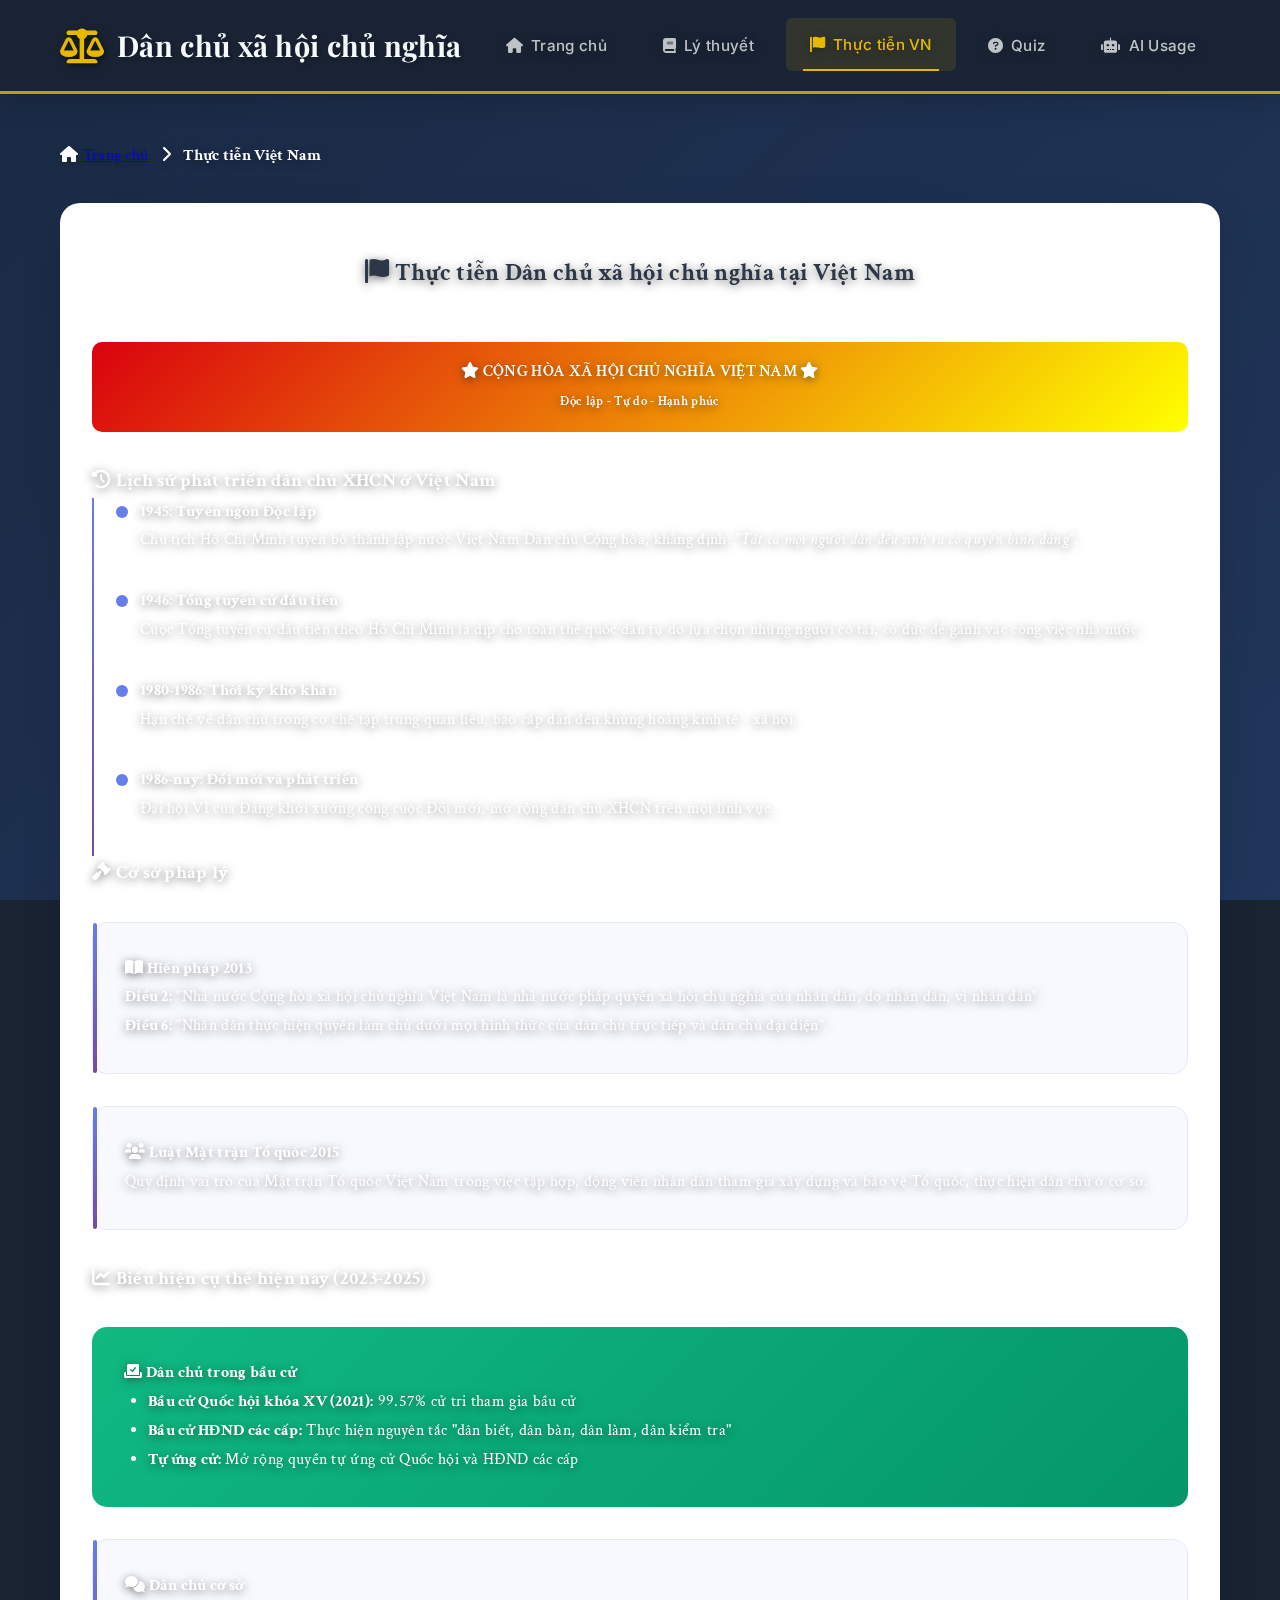
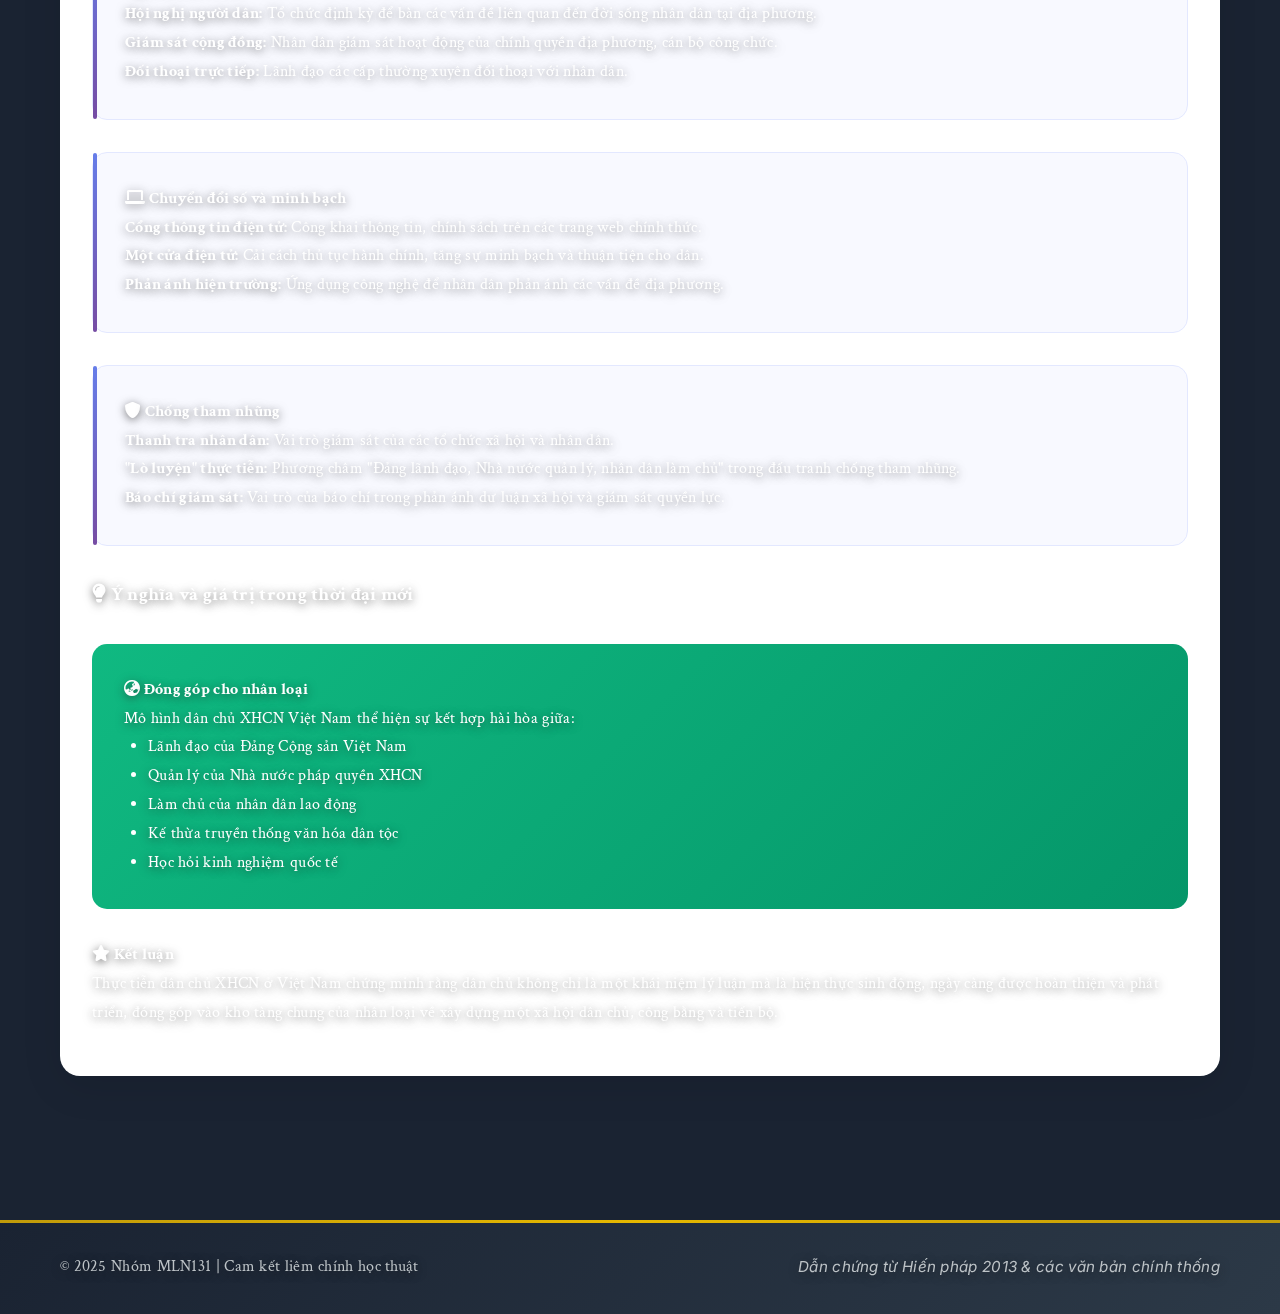
<file: practice.html>
<!DOCTYPE html>
<html lang="vi">
<head>
    <meta charset="UTF-8" />
    <meta name="viewport" content="width=device-width, initial-scale=1" />
    <title>Thực tiễn Việt Nam - Dân chủ xã hội chủ nghĩa</title>
    <link rel="stylesheet" href="css/style.css" />
    <link href="https://fonts.googleapis.com/css2?family=Inter:wght@300;400;500;600;700&display=swap" rel="stylesheet" />
    <link href="https://fonts.googleapis.com/css2?family=Playfair+Display:wght@400;600;700&family=Crimson+Text:ital,wght@0,400;0,600;1,400&display=swap" rel="stylesheet">
    <link rel="stylesheet" href="https://cdnjs.cloudflare.com/ajax/libs/font-awesome/6.0.0/css/all.min.css" />
    <style>
        .practice-content {
            background: white;
            border-radius: 20px;
            margin: 2rem auto;
            padding: 3rem 2rem;
            box-shadow: 0 10px 40px rgba(0,0,0,0.1);
            line-height: 1.8;
        }
        .example-card {
            background: #f8f9ff;
            border: 1px solid #e3e8ff;
            border-radius: 15px;
            padding: 2rem;
            margin: 2rem 0;
            position: relative;
        }
        .example-card::before {
            content: '';
            position: absolute;
            left: 0;
            top: 0;
            height: 100%;
            width: 4px;
            background: linear-gradient(135deg, #667eea, #764ba2);
            border-radius: 2px;
        }
        .timeline {
            position: relative;
            padding-left: 2rem;
        }
        .timeline::before {
            content: '';
            position: absolute;
            left: 0;
            top: 0;
            bottom: 0;
            width: 2px;
            background: linear-gradient(135deg, #667eea, #764ba2);
        }
        .timeline-item {
            position: relative;
            padding-bottom: 2rem;
            margin-left: 1rem;
        }
        .timeline-item::before {
            content: '';
            position: absolute;
            left: -1.5rem;
            top: 0.5rem;
            width: 12px;
            height: 12px;
            border-radius: 50%;
            background: #667eea;
        }
        .vietnam-flag {
            background: linear-gradient(135deg, #da020e, #ffff00);
            color: white;
            padding: 1rem 2rem;
            border-radius: 10px;
            text-align: center;
            margin: 2rem 0;
            font-weight: 600;
        }
        .current-example {
            background: linear-gradient(135deg, #10b981, #059669);
            color: white;
            border-radius: 15px;
            padding: 2rem;
            margin: 2rem 0;
        }
    </style>
</head>
<body>
    <header class="header">
        <div class="container">
            <div class="header-content">
                <h1 class="logo"><i class="fas fa-balance-scale"></i> Dân chủ xã hội chủ nghĩa</h1>
                <nav class="nav">
                    <ul class="nav-list">
                        <li class="nav-item"><a href="index.html" class="nav-link"> <i class="fas fa-home"></i> Trang chủ</a></li>
                        <li class="nav-item"><a href="theory.html" class="nav-link"> <i class="fas fa-book"></i> Lý thuyết</a></li>
                        <li class="nav-item"><a href="practice.html" class="nav-link active"> <i class="fas fa-flag"></i> Thực tiễn VN</a></li>
                        <li class="nav-item"><a href="quiz.html" class="nav-link"> <i class="fas fa-question-circle"></i> Quiz</a></li>
                        <li class="nav-item"><a href="ai-usage.html" class="nav-link"> <i class="fas fa-robot"></i> AI Usage</a></li>
                    </ul>
                </nav>
            </div>
        </div>
    </header>
    <main class="main">
        <div class="container">
            <div class="breadcrumb">
                <i class="fas fa-home"></i> <a href="index.html">Trang chủ</a> 
                <i class="fas fa-chevron-right" style="margin: 0 0.5rem;"></i> 
                <strong>Thực tiễn Việt Nam</strong>
            </div>
            <div class="practice-content">
                <h2 style="text-align: center; margin-bottom: 3rem; color: #2d3748;">
                    <i class="fas fa-flag"></i> Thực tiễn Dân chủ xã hội chủ nghĩa tại Việt Nam
                </h2>
                <div class="vietnam-flag">
                    <i class="fas fa-star"></i> CỘNG HÒA XÃ HỘI CHỦ NGHĨA VIỆT NAM <i class="fas fa-star"></i><br />
                    <small>Độc lập - Tự do - Hạnh phúc</small>
                </div>
                <div class="theory-section">
                    <h3><i class="fas fa-history"></i> Lịch sử phát triển dân chủ XHCN ở Việt Nam</h3>
                    <div class="timeline">
                        <div class="timeline-item">
                            <h4><strong>1945:</strong> Tuyên ngôn Độc lập</h4>
                            <p>Chủ tịch Hồ Chí Minh tuyên bố thành lập nước Việt Nam Dân chủ Cộng hòa, khẳng định: <em>"Tất cả mọi người dân đều sinh ra có quyền bình đẳng"</em>.</p>
                        </div>
                        <div class="timeline-item">
                            <h4><strong>1946:</strong> Tổng tuyển cử đầu tiên</h4>
                            <p>Cuộc Tổng tuyển cử đầu tiên theo Hồ Chí Minh là dịp cho toàn thể quốc dân tự do lựa chọn những người có tài, có đức để gánh vác công việc nhà nước.</p>
                        </div>
                        <div class="timeline-item">
                            <h4><strong>1980-1986:</strong> Thời kỳ khó khăn</h4>
                            <p>Hạn chế về dân chủ trong cơ chế tập trung quan liêu, bao cấp dẫn đến khủng hoảng kinh tế - xã hội.</p>
                        </div>
                        <div class="timeline-item">
                            <h4><strong>1986-nay:</strong> Đổi mới và phát triển</h4>
                            <p>Đại hội VI của Đảng khởi xướng công cuộc Đổi mới, mở rộng dân chủ XHCN trên mọi lĩnh vực.</p>
                        </div>
                    </div>
                </div>
                <div class="theory-section">
                    <h3><i class="fas fa-gavel"></i> Cơ sở pháp lý</h3>
                    <div class="example-card">
                        <h4><i class="fas fa-book-open"></i> Hiến pháp 2013</h4>
                        <p><strong>Điều 2:</strong> "Nhà nước Cộng hòa xã hội chủ nghĩa Việt Nam là nhà nước pháp quyền xã hội chủ nghĩa của nhân dân, do nhân dân, vì nhân dân".</p>
                        <p><strong>Điều 6:</strong> "Nhân dân thực hiện quyền làm chủ dưới mọi hình thức của dân chủ trực tiếp và dân chủ đại diện".</p>
                    </div>
                    <div class="example-card">
                        <h4><i class="fas fa-users"></i> Luật Mặt trận Tổ quốc 2015</h4>
                        <p>Quy định vai trò của Mặt trận Tổ quốc Việt Nam trong việc tập hợp, động viên nhân dân tham gia xây dựng và bảo vệ Tổ quốc, thực hiện dân chủ ở cơ sở.</p>
                    </div>
                </div>
                <div class="theory-section">
                    <h3><i class="fas fa-chart-line"></i> Biểu hiện cụ thể hiện nay (2023-2025)</h3>
                    <div class="current-example">
                        <h4><i class="fas fa-vote-yea"></i> Dân chủ trong bầu cử</h4>
                        <ul style="margin-left: 1.5rem;">
                            <li><strong>Bầu cử Quốc hội khóa XV (2021):</strong> 99.57% cử tri tham gia bầu cử</li>
                            <li><strong>Bầu cử HĐND các cấp:</strong> Thực hiện nguyên tắc "dân biết, dân bàn, dân làm, dân kiểm tra"</li>
                            <li><strong>Tự ứng cử:</strong> Mở rộng quyền tự ứng cử Quốc hội và HĐND các cấp</li>
                        </ul>
                    </div>
                    <div class="example-card">
                        <h4><i class="fas fa-comments"></i> Dân chủ cơ sở</h4>
                        <p><strong>Hội nghị người dân:</strong> Tổ chức định kỳ để bàn các vấn đề liên quan đến đời sống nhân dân tại địa phương.</p>
                        <p><strong>Giám sát cộng đồng:</strong> Nhân dân giám sát hoạt động của chính quyền địa phương, cán bộ công chức.</p>
                        <p><strong>Đối thoại trực tiếp:</strong> Lãnh đạo các cấp thường xuyên đối thoại với nhân dân.</p>
                    </div>
                    <div class="example-card">
                        <h4><i class="fas fa-laptop"></i> Chuyển đổi số và minh bạch</h4>
                        <p><strong>Cổng thông tin điện tử:</strong> Công khai thông tin, chính sách trên các trang web chính thức.</p>
                        <p><strong>Một cửa điện tử:</strong> Cải cách thủ tục hành chính, tăng sự minh bạch và thuận tiện cho dân.</p>
                        <p><strong>Phản ánh hiện trường:</strong> Ứng dụng công nghệ để nhân dân phản ánh các vấn đề địa phương.</p>
                    </div>
                    <div class="example-card">
                        <h4><i class="fas fa-shield-alt"></i> Chống tham nhũng</h4>
                        <p><strong>Thanh tra nhân dân:</strong> Vai trò giám sát của các tổ chức xã hội và nhân dân.</p>
                        <p><strong>"Lò luyện" thực tiễn:</strong> Phương châm "Đảng lãnh đạo, Nhà nước quản lý, nhân dân làm chủ" trong đấu tranh chống tham nhũng.</p>
                        <p><strong>Báo chí giám sát:</strong> Vai trò của báo chí trong phản ánh dư luận xã hội và giám sát quyền lực.</p>
                    </div>
                </div>
                <div class="theory-section">
                    <h3><i class="fas fa-lightbulb"></i> Ý nghĩa và giá trị trong thời đại mới</h3>
                    <div class="current-example">
                        <h4><i class="fas fa-globe-asia"></i> Đóng góp cho nhân loại</h4>
                        <p>Mô hình dân chủ XHCN Việt Nam thể hiện sự kết hợp hài hòa giữa:</p>
                        <ul style="margin-left: 1.5rem;">
                            <li>Lãnh đạo của Đảng Cộng sản Việt Nam</li>
                            <li>Quản lý của Nhà nước pháp quyền XHCN</li>
                            <li>Làm chủ của nhân dân lao động</li>
                            <li>Kế thừa truyền thống văn hóa dân tộc</li>
                            <li>Học hỏi kinh nghiệm quốc tế</li>
                        </ul>
                    </div>
                    <div class="definition">
                        <h4 style="color: white; margin-top: 0;"><i class="fas fa-star"></i> Kết luận</h4>
                        <p style="margin-bottom: 0;">Thực tiễn dân chủ XHCN ở Việt Nam chứng minh rằng dân chủ không chỉ là một khái niệm lý luận mà là hiện thực sinh động, ngày càng được hoàn thiện và phát triển, đóng góp vào kho tàng chung của nhân loại về xây dựng một xã hội dân chủ, công bằng và tiến bộ.</p>
                    </div>
                </div>
            </div>
        </div>
    </main>
    <footer class="footer">
        <div class="container">
            <div class="footer-content">
                <p>&copy; 2025 Nhóm MLN131 | Cam kết liêm chính học thuật</p>
                <div class="footer-links"><span>Dẫn chứng từ Hiến pháp 2013 & các văn bản chính thống</span></div>
            </div>
        </div>
    </footer>
    <script src="js/script.js"></script>
</body>
</html>
</file>
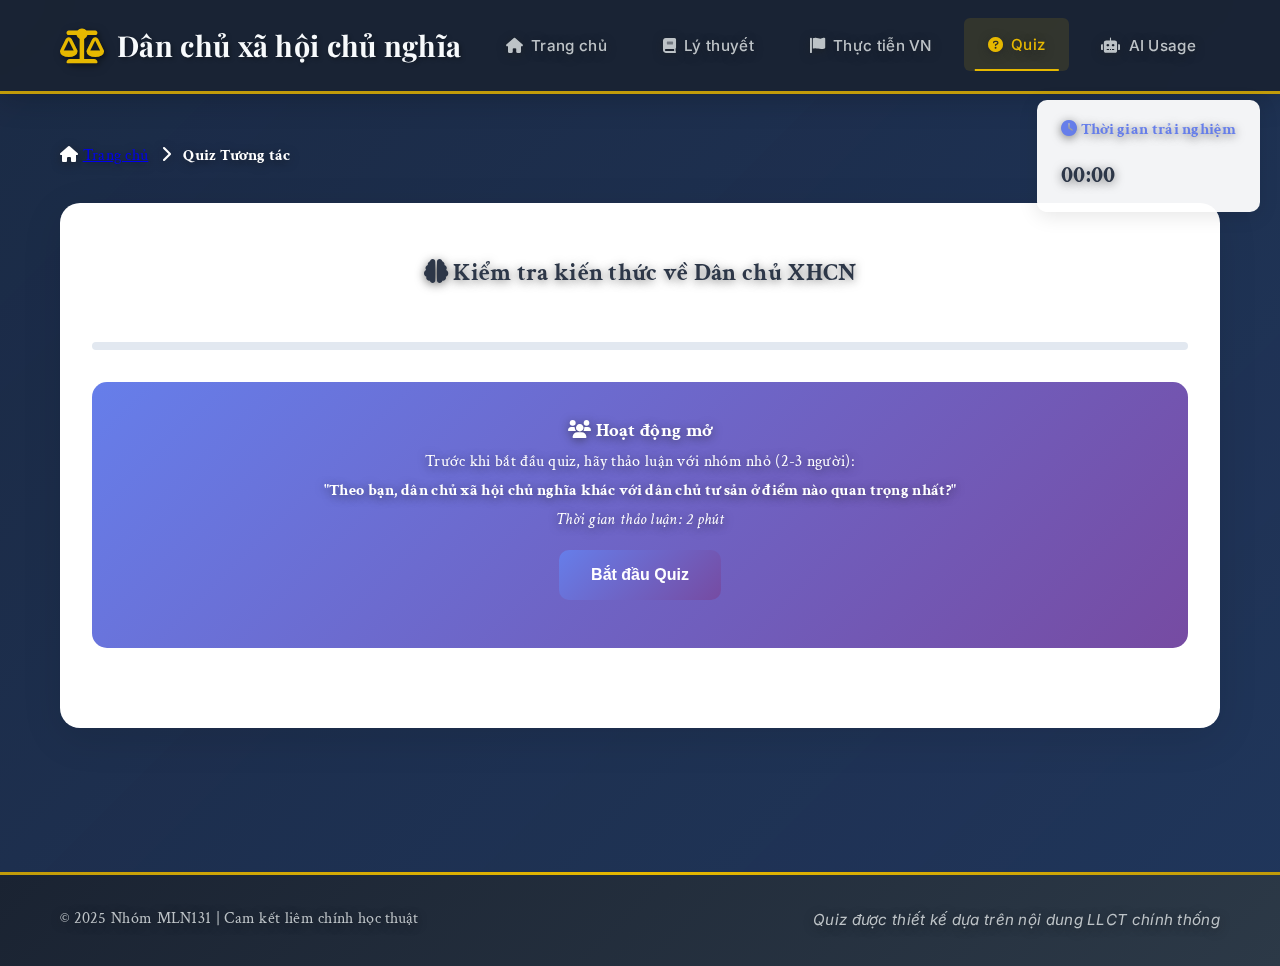
<file: quiz.html>
<!DOCTYPE html>
<html lang="vi">
<head>
    <meta charset="UTF-8" />
    <meta name="viewport" content="width=device-width, initial-scale=1" />
    <title>Quiz Tương tác - Dân chủ xã hội chủ nghĩa</title>
    <link rel="stylesheet" href="css/style.css" />
    <link href="https://fonts.googleapis.com/css2?family=Inter:wght@300;400;500;600;700&display=swap" rel="stylesheet" />
    <link href="https://fonts.googleapis.com/css2?family=Playfair+Display:wght@400;600;700&family=Crimson+Text:ital,wght@0,400;0,600;1,400&display=swap" rel="stylesheet">
    <link rel="stylesheet" href="https://cdnjs.cloudflare.com/ajax/libs/font-awesome/6.0.0/css/all.min.css" />
    <style>
        /* Styles for quiz page */
        .quiz-content {
            background: white;
            border-radius: 20px;
            margin: 2rem auto;
            padding: 3rem 2rem;
            box-shadow: 0 10px 40px rgba(0,0,0,0.1);
            line-height: 1.8;
        }
        .quiz-question {
            background: #f8f9ff;
            border-radius: 15px;
            padding: 2rem;
            margin: 2rem 0;
            border-left: 4px solid #667eea;
        }
        .quiz-options {
            list-style: none;
            padding: 0;
            margin: 1rem 0;
        }
        .quiz-option {
            background: white;
            margin: 0.5rem 0;
            padding: 1rem 1.5rem;
            border-radius: 10px;
            border: 2px solid #e2e8f0;
            cursor: pointer;
            transition: all 0.3s ease;
            display: flex;
            align-items: center;
        }
        .quiz-option:hover {
            border-color: #667eea;
            background: #f7fafc;
            transform: translateX(5px);
        }
        .quiz-option.selected {
            background: linear-gradient(135deg, #667eea, #764ba2);
            color: white;
            border-color: #667eea;
        }
        .quiz-option.correct {
            background: linear-gradient(135deg, #10b981, #059669);
            color: white;
            border-color: #10b981;
        }
        .quiz-option.incorrect {
            background: linear-gradient(135deg, #ef4444, #dc2626);
            color: white;
            border-color: #ef4444;
        }
        .quiz-button {
            background: linear-gradient(135deg, #667eea, #764ba2);
            color: white;
            border: none;
            padding: 1rem 2rem;
            border-radius: 10px;
            font-size: 1rem;
            font-weight: 600;
            cursor: pointer;
            transition: all 0.3s ease;
            margin: 1rem 0.5rem;
        }
        .quiz-button:hover {
            transform: translateY(-2px);
            box-shadow: 0 5px 20px rgba(102,126,234,0.4);
        }
        .quiz-button:disabled {
            background: #a0aec0;
            cursor: not-allowed;
            transform: none;
        }
        .quiz-result {
            text-align: center;
            padding: 2rem;
            border-radius: 15px;
            margin: 2rem 0;
            font-size: 1.2rem;
        }
        .quiz-result.excellent {
            background: linear-gradient(135deg, #10b981, #059669);
            color: white;
        }
        .quiz-result.good {
            background: linear-gradient(135deg, #f59e0b, #d97706);
            color: white;
        }
        .quiz-result.average {
            background: linear-gradient(135deg, #ef4444, #dc2626);
            color: white;
        }
        .quiz-progress {
            background: #e2e8f0;
            height: 8px;
            border-radius: 4px;
            margin: 2rem 0;
            overflow: hidden;
        }
        .quiz-progress-bar {
            background: linear-gradient(135deg, #667eea, #764ba2);
            height: 100%;
            transition: width 0.5s ease;
            border-radius: 4px;
            width: 0%;
        }
        .discussion-prompt {
            background: linear-gradient(135deg, #667eea, #764ba2);
            color: white;
            padding: 2rem;
            border-radius: 15px;
            margin: 2rem 0;
            text-align: center;
        }
        .timer {
            position: fixed;
            top: 100px;
            right: 20px;
            background: rgba(255,255,255,0.95);
            padding: 1rem 1.5rem;
            border-radius: 10px;
            box-shadow: 0 4px 20px rgba(0,0,0,0.1);
            z-index: 1000;
        }
        .timer h4 {
            margin: 0 0 0.5rem 0;
            color: #667eea;
        }
        .timer-display {
            font-size: 1.5rem;
            font-weight: bold;
            color: #2d3748;
        }
    </style>
</head>
<body>
    <header class="header">
      <div class="container">
          <div class="header-content">
              <h1 class="logo"><i class="fas fa-balance-scale"></i> Dân chủ xã hội chủ nghĩa</h1>
              <nav class="nav">
                <ul class="nav-list">
                  <li class="nav-item"><a href="index.html" class="nav-link"><i class="fas fa-home"></i> Trang chủ</a></li>
                  <li class="nav-item"><a href="theory.html" class="nav-link"><i class="fas fa-book"></i> Lý thuyết</a></li>
                  <li class="nav-item"><a href="practice.html" class="nav-link"><i class="fas fa-flag"></i> Thực tiễn VN</a></li>
                  <li class="nav-item"><a href="quiz.html" class="nav-link active"><i class="fas fa-question-circle"></i> Quiz</a></li>
                  <li class="nav-item"><a href="ai-usage.html" class="nav-link"><i class="fas fa-robot"></i> AI Usage</a></li>
                </ul>
              </nav>
          </div>
      </div>
    </header>

    <div class="timer" id="timer">
        <h4><i class="fas fa-clock"></i> Thời gian trải nghiệm</h4>
        <div class="timer-display" id="timer-display">00:00</div>
    </div>

    <main class="main">
      <div class="container">
        <div class="breadcrumb"><i class="fas fa-home"></i> <a href="index.html">Trang chủ</a> <i class="fas fa-chevron-right" style="margin: 0 0.5rem;"></i> <strong>Quiz Tương tác</strong></div>
        <div class="quiz-content">
          <h2 style="text-align:center;margin-bottom:3rem;color:#2d3748;">
            <i class="fas fa-brain"></i> Kiểm tra kiến thức về Dân chủ XHCN
          </h2>

          <div class="quiz-progress">
            <div class="quiz-progress-bar" id="progress-bar" style="width:0%;"></div>
          </div>

          <div id="quiz-container">
            <!-- Hoạt động mở -->
            <div class="discussion-prompt" id="opening-activity">
              <h3><i class="fas fa-users"></i> Hoạt động mở</h3>
              <p>Trước khi bắt đầu quiz, hãy thảo luận với nhóm nhỏ (2-3 người):</p>
              <p><strong>"Theo bạn, dân chủ xã hội chủ nghĩa khác với dân chủ tư sản ở điểm nào quan trọng nhất?"</strong></p>
              <p><em>Thời gian thảo luận: 2 phút</em></p>
              <button class="quiz-button" onclick="startQuiz()">Bắt đầu Quiz</button>
            </div>
          </div>
          <div id="quiz-result" style="display:none;"></div>

          <!-- Hoạt động kết -->
          <div class="discussion-prompt" id="closing-activity" style="display:none;">
            <h3><i class="fas fa-lightbulb"></i> Hoạt động kết</h3>
            <p>Thảo luận nhóm lớn về câu hỏi:</p>
            <p><strong>"Làm thế nào để áp dụng các nguyên tắc dân chủ XHCN trong đời sống sinh viên và hoạt động lớp học?"</strong></p>
            <div style="margin-top:1.5rem;">
              <p><strong>Gợi ý thảo luận:</strong></p>
              <ul style="text-align:left;margin-left:2rem;">
                <li>Dân chủ trong bầu cử lớp trường, hội sinh viên</li>
                <li>Tham gia góp ý xây dựng quy chế, nội quy trường</li>
                <li>Giám sát hoạt động của ban cán sự lớp</li>
                <li>Thực hiện nguyên tắc "tập thể lãnh đạo, cá nhân chịu trách nhiệm"</li>
              </ul>
            </div>
            <p><em>Thời gian thảo luận: 3-4 phút</em></p>
          </div>
        </div>
      </div>
    </main>

    <footer class="footer">
      <div class="container">
        <div class="footer-content">
          <p>&copy; 2025 Nhóm MLN131 | Cam kết liêm chính học thuật</p>
          <div class="footer-links"><span>Quiz được thiết kế dựa trên nội dung LLCT chính thống</span></div>
        </div>
      </div>
    </footer>

    <script>
      // Quiz data
      const quizData = [
        {
          question: "Thuật ngữ 'dân chủ' có nguồn gốc từ ngôn ngữ nào và có nghĩa là gì?",
          options: [
            "Tiếng Latin, có nghĩa là 'quyền lực của vua'",
            "Tiếng Hy Lạp cổ đại, có nghĩa là 'nhân dân cai trị'",
            "Tiếng Pháp, có nghĩa là 'tự do và bình đẳng'",
            "Tiếng Anh, có nghĩa là 'chính phủ của dân'"
          ],
          correct: 1,
          explanation: "Từ 'demokratos' trong tiếng Hy Lạp cổ đại, trong đó 'demos' là nhân dân và 'kratos' là cai trị."
        },
        {
          question: "Theo Chủ tịch Hồ Chí Minh, đặc điểm nào sau đây thể hiện bản chất của nền dân chủ XHCN?",
          options: [
            "Chính phủ là người đầy tớ trung thành của nhân dân",
            "Quyền lực thuộc về giai cấp tư sản tiến bộ",
            "Đảng cầm quyền độc quyền mọi quyền lực",
            "Nhà nước chỉ phục vụ lợi ích của giai cấp công nhân"
          ],
          correct: 0,
          explanation: "Hồ Chí Minh khẳng định: 'Chế độ ta là chế độ dân chủ, tức nhân dân là người chủ, mà Chính phủ là người đầy tớ trung thành của nhân dân'."
        },
        {
          question: "Dân chủ xã hội chủ nghĩa khác với dân chủ tư sản chủ yếu ở điểm nào?",
          options: [
            "Có bầu cử định kỳ và đa đảng cạnh tranh",
            "Thực hiện quyền lực của đại đa số nhân dân lao động",
            "Bảo vệ quyền tư hữu về tư liệu sản xuất",
            "Áp dụng nguyên tắc tam quyền phân lập"
          ],
          correct: 1,
          explanation: "Dân chủ XHCN thực hiện quyền lực của đại đa số nhân dân lao động, khác với dân chủ tư sản chỉ phục vụ thiểu số có tư liệu sản xuất."
        },
        {
          question: "Theo nội dung trong tài liệu, bản chất kinh tế của dân chủ XHCN dựa trên điều gì?",
          options: [
            "Chế độ tư hữu về tư liệu sản xuất",
            "Cơ chế thị trường tự do hoàn toàn",
            "Chế độ sở hữu xã hội về tư liệu sản xuất chủ yếu",
            "Sự cạnh tranh không hạn chế giữa các doanh nghiệp"
          ],
          correct: 2,
          explanation: "Bản chất kinh tế của dân chủ XHCN dựa trên chế độ sở hữu xã hội về những tư liệu sản xuất chủ yếu của toàn xã hội."
        },
        {
          question: "Cách mạng nào đánh dấu sự ra đời chính thức của nền dân chủ xã hội chủ nghĩa trên thế giới?",
          options: [
            "Cách mạng Pháp 1789",
            "Công xã Pari 1871",
            "Cách mạng Tháng Mười Nga 1917",
            "Cách mạng Tháng Tám Việt Nam 1945"
          ],
          correct: 2,
          explanation: "Cách mạng Tháng Mười Nga 1917 thành công đã đánh dấu sự ra đời của nhà nước xã hội chủ nghĩa đầu tiên và nền dân chủ XHCN."
        },
        {
          question: "Trong thực tiễn Việt Nam hiện nay, tỷ lệ cử tri tham gia bầu cử Quốc hội khóa XV (2021) là bao nhiêu?",
          options: [
            "95.26%",
            "97.45%",
            "99.57%",
            "100%"
          ],
          correct: 2,
          explanation: "99.57% cử tri đã tham gia bầu cử Quốc hội khóa XV năm 2021, thể hiện tính dân chủ cao trong thực tiễn Việt Nam."
        }
      ];

      let currentQuestion = 0;
      let score = 0;
      let userAnswers = [];
      let startTime = Date.now();
      let timerInterval;

      function startTimer() {
        timerInterval = setInterval(() => {
          const elapsed = Date.now() - startTime;
          const minutes = Math.floor(elapsed / 60000);
          const seconds = Math.floor((elapsed % 60000) / 1000);
          document.getElementById('timer-display').textContent = `${minutes.toString().padStart(2, '0')}:${seconds.toString().padStart(2, '0')}`;
        }, 1000);
      }

      function stopTimer() {
        clearInterval(timerInterval);
      }

      function startQuiz() {
        document.getElementById('opening-activity').style.display = 'none';
        currentQuestion = 0;
        score = 0;
        userAnswers = [];
        startTime = Date.now();
        startTimer();
        showQuestion();
      }

      function showQuestion() {
    const container = document.getElementById('quiz-container');
    const question = quizData[currentQuestion];
    
    container.innerHTML = `
        <div class="quiz-question">
            <h3><i class="fas fa-question"></i> Câu ${currentQuestion + 1}/${quizData.length}</h3>
            <p><strong>${question.question}</strong></p>
            <ul class="quiz-options" id="options">
                ${question.options.map((option, index) => `
                    <li class="quiz-option" onclick="selectOption(${index})">
                        <strong>${String.fromCharCode(65 + index)}.</strong> ${option}
                    </li>
                `).join('')}
            </ul>
            <div style="text-align: center; margin-top: 2rem;">
                <button class="quiz-button" onclick="submitAnswer()" id="submit-btn" disabled>
                    Xác nhận đáp án
                </button>
                ${currentQuestion > 0 ? '<button class="quiz-button" onclick="prevQuestion()">Câu trước</button>' : ''}
            </div>
        </div>
    `;

    updateProgressBar();
    
    // Pre-select answer if user already answered this question
    if (userAnswers[currentQuestion] !== undefined) {
        const options = document.querySelectorAll('.quiz-option');
        options[userAnswers[currentQuestion]].classList.add('selected');
        document.getElementById('submit-btn').disabled = false;
    }
}


      function selectOption(index) {
        const options = document.querySelectorAll('.quiz-option');
        options.forEach(option => option.classList.remove('selected'));
        options[index].classList.add('selected');
        userAnswers[currentQuestion] = index;
        document.getElementById('submit-btn').disabled = false;
      }

      function submitAnswer() {
    // Tránh spam click - disable button ngay lập tức
    const submitBtn = document.getElementById('submit-btn');
    if (submitBtn.disabled || submitBtn.classList.contains('answered')) {
        return; // Đã trả lời rồi, không làm gì
    }
    
    // Đánh dấu đã trả lời
    submitBtn.disabled = true;
    submitBtn.classList.add('answered');
    submitBtn.textContent = '✓ Đã xác nhận';

    const question = quizData[currentQuestion];
    const options = document.querySelectorAll('.quiz-option');
    
    // Disable all options to prevent further clicking
    options.forEach((option, index) => {
        option.style.pointerEvents = 'none'; // Không click được nữa
        if (index === question.correct) {
            option.classList.add('correct');
        } else if (index === userAnswers[currentQuestion] && index !== question.correct) {
            option.classList.add('incorrect');
        }
    });

    if (userAnswers[currentQuestion] === question.correct) {
        score++;
    }

    // Show explanation - CHỈ 1 LẦN
    const container = document.getElementById('quiz-container');
    
    // Kiểm tra xem đã có explanation chưa
    if (!container.querySelector('.explanation-box')) {
        container.innerHTML += `
            <div class="highlight-box explanation-box" style="margin-top: 1rem;">
                <p><strong><i class="fas fa-info-circle"></i> Giải thích:</strong> ${question.explanation}</p>
            </div>
            <div class="next-button-container" style="text-align: center; margin-top: 2rem;">
                <button class="quiz-button" onclick="nextQuestion()">
                    ${currentQuestion < quizData.length - 1 ? 'Câu tiếp theo' : 'Xem kết quả'}
                </button>
            </div>
        `;
    }
}


      function nextQuestion() {
        currentQuestion++;
        if (currentQuestion < quizData.length) showQuestion();
        else showResult();
      }

      function prevQuestion() {
        if (currentQuestion > 0) {
          currentQuestion--;
          showQuestion();
        }
      }

      function updateProgressBar() {
        const progress = ((currentQuestion + 1) / quizData.length) * 100;
        document.getElementById('progress-bar').style.width = progress + '%';
      }

      function showResult() {
        stopTimer();
        const elapsed = Date.now() - startTime;
        const minutes = Math.floor(elapsed / 60000);
        const seconds = Math.floor((elapsed % 60000) / 1000);
        const totalTime = `${minutes}:${seconds.toString().padStart(2, '0')}`;
        const percentage = (score / quizData.length) * 100;
        let resultClass = 'average';
        let resultText = 'Cần ôn tập thêm!';
        let resultIcon = 'fas fa-frown';
        if (percentage >= 80) {
          resultClass = 'excellent';
          resultText = 'Xuất sắc! Bạn đã nắm vững kiến thức.';
          resultIcon = 'fas fa-trophy';
        } else if (percentage >= 60) {
          resultClass = 'good';
          resultText = 'Khá tốt! Bạn đã hiểu phần lớn nội dung.';
          resultIcon = 'fas fa-smile';
        }
        document.getElementById('quiz-container').innerHTML = `
          <div class="quiz-result ${resultClass}">
            <h3><i class="${resultIcon}"></i> Kết quả của bạn</h3>
            <p><strong>Điểm số: ${score}/${quizData.length} (${percentage.toFixed(1)}%)</strong></p>
            <p><strong>Thời gian hoàn thành: ${totalTime}</strong></p>
            <p>${resultText}</p>
          </div>
          <div style="text-align: center; margin-top: 2rem;">
            <button class="quiz-button" onclick="restartQuiz()">Làm lại</button>
            <button class="quiz-button" onclick="showClosingActivity()">Hoạt động kết</button>
          </div>
        `;
      }

      function restartQuiz() {
        document.getElementById('opening-activity').style.display = 'block';
        document.getElementById('quiz-container').innerHTML = '';
        document.getElementById('closing-activity').style.display = 'none';
        document.getElementById('progress-bar').style.width = '0%';
        stopTimer();
        document.getElementById('timer-display').textContent = '00:00';
      }

      function showClosingActivity() {
        document.getElementById('quiz-container').style.display = 'none';
        document.getElementById('closing-activity').style.display = 'block';
      }
    </script>
    <script src="js/script.js"></script>
</body>
</html>
</file>
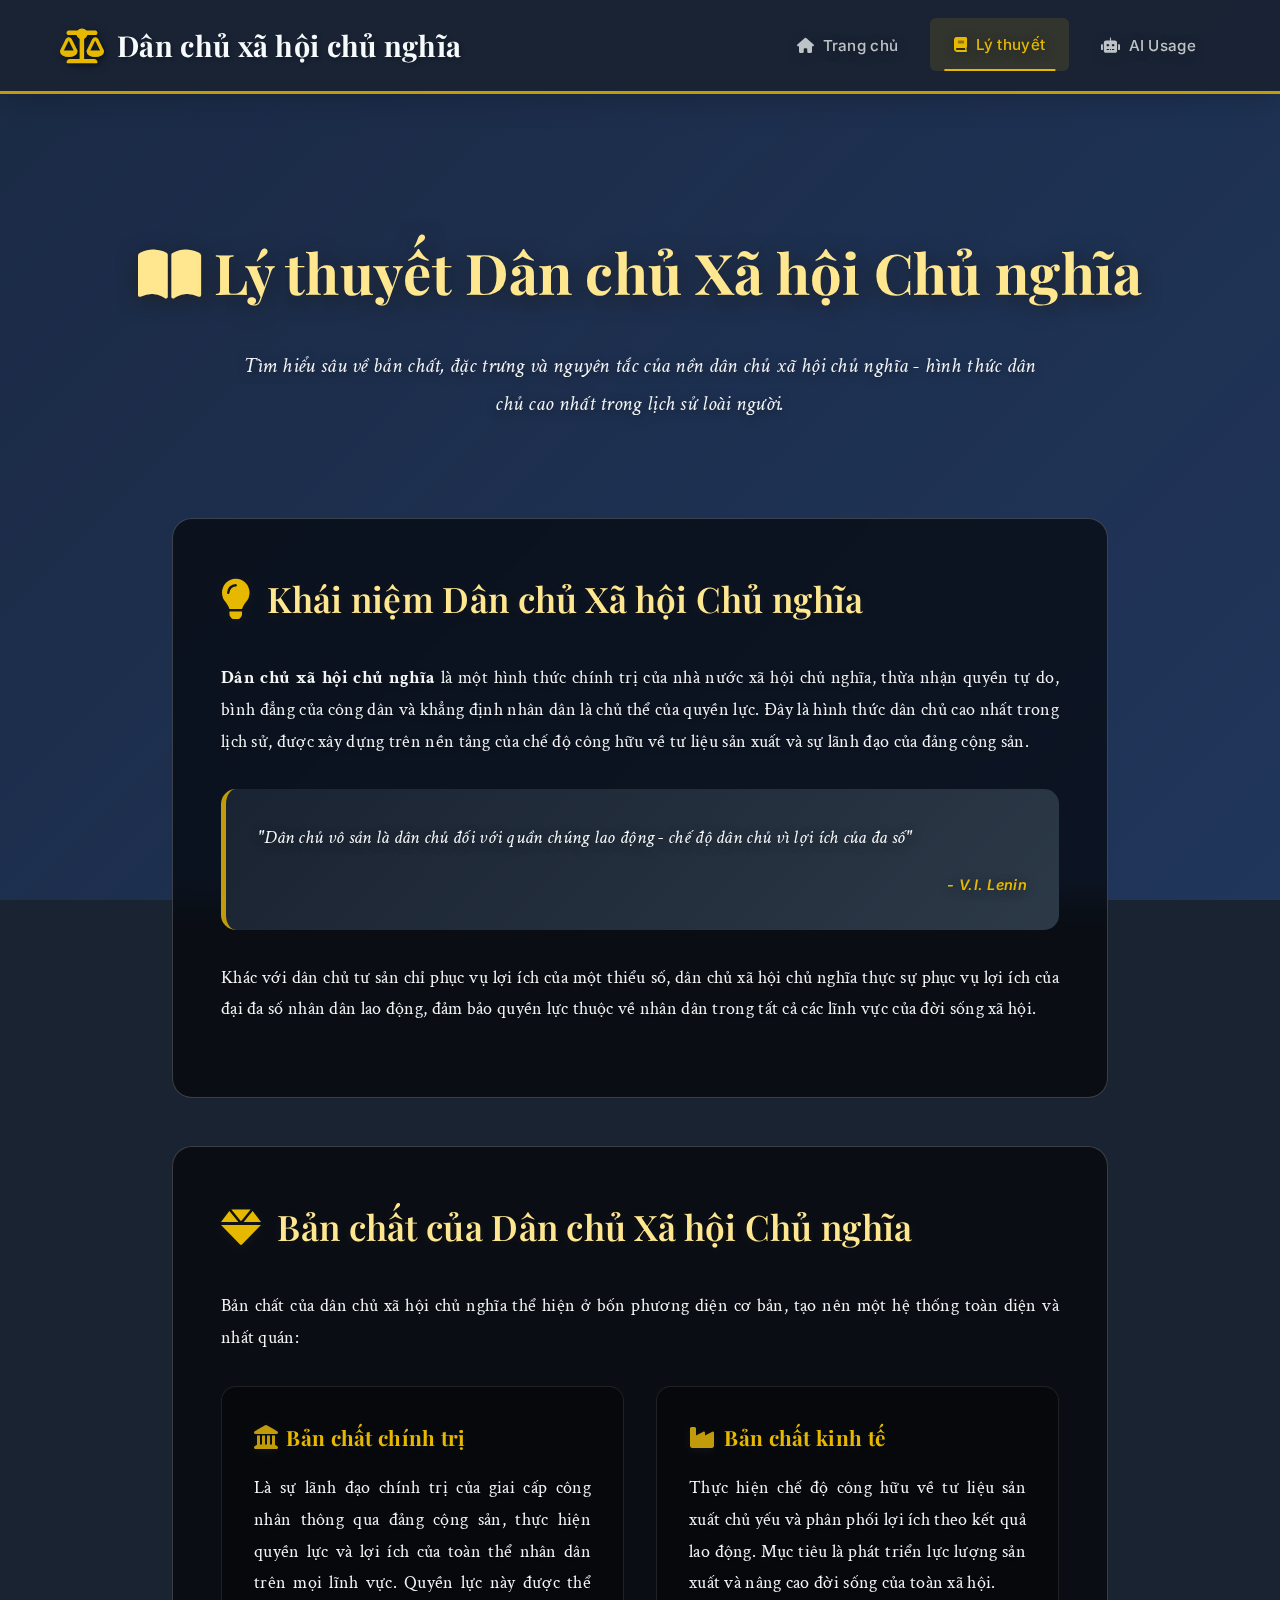
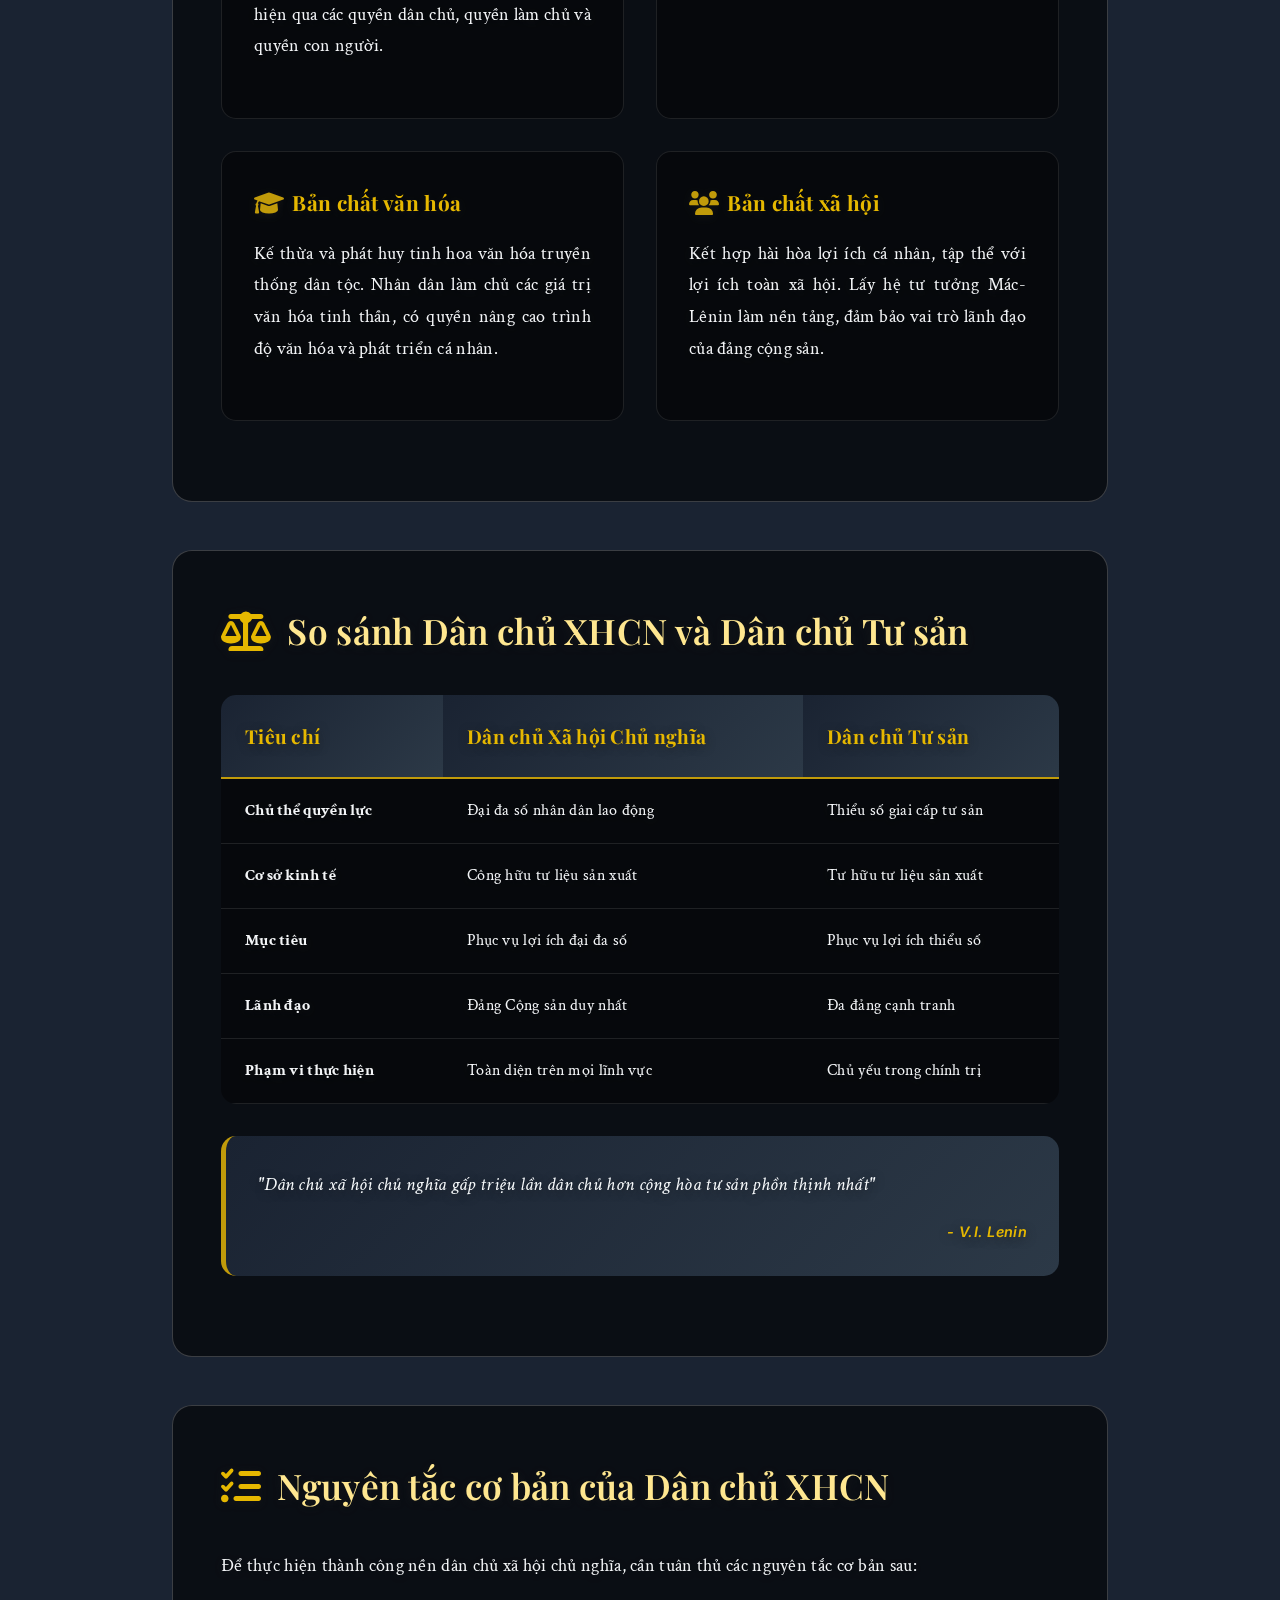
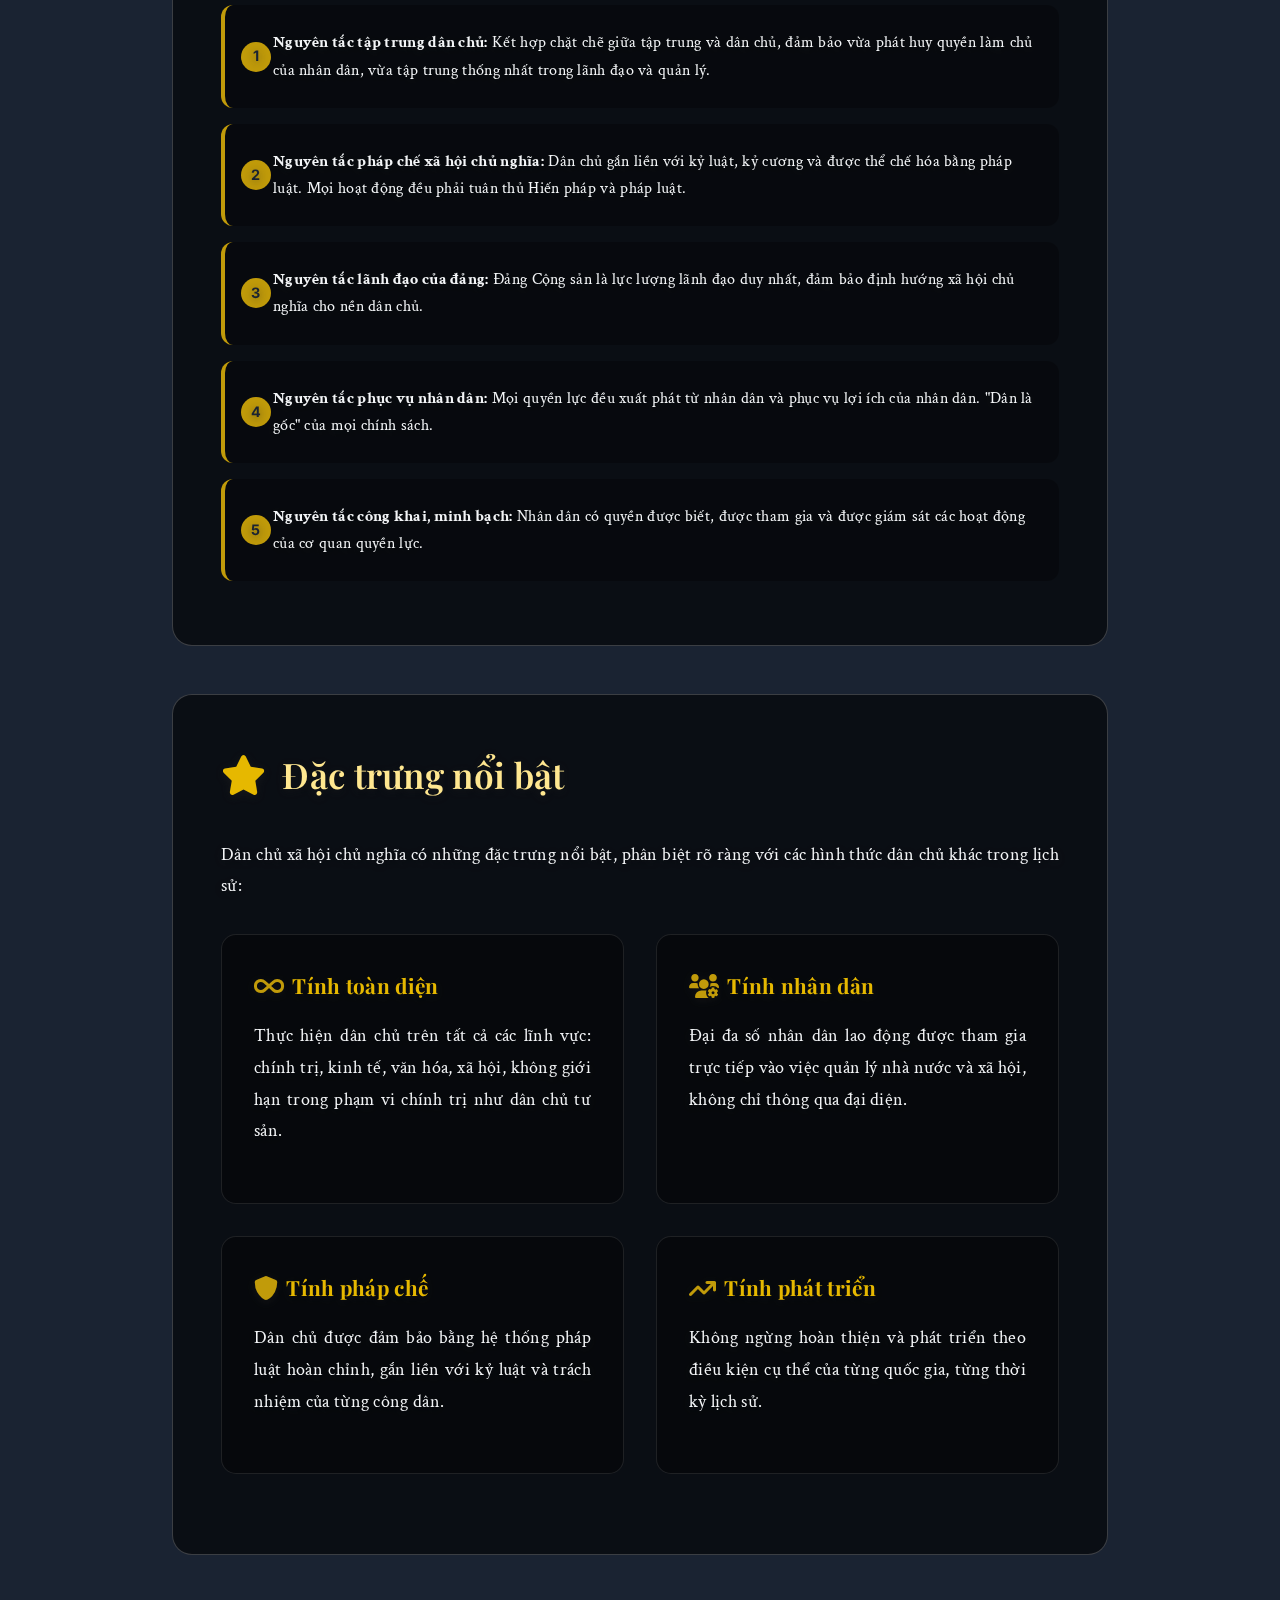
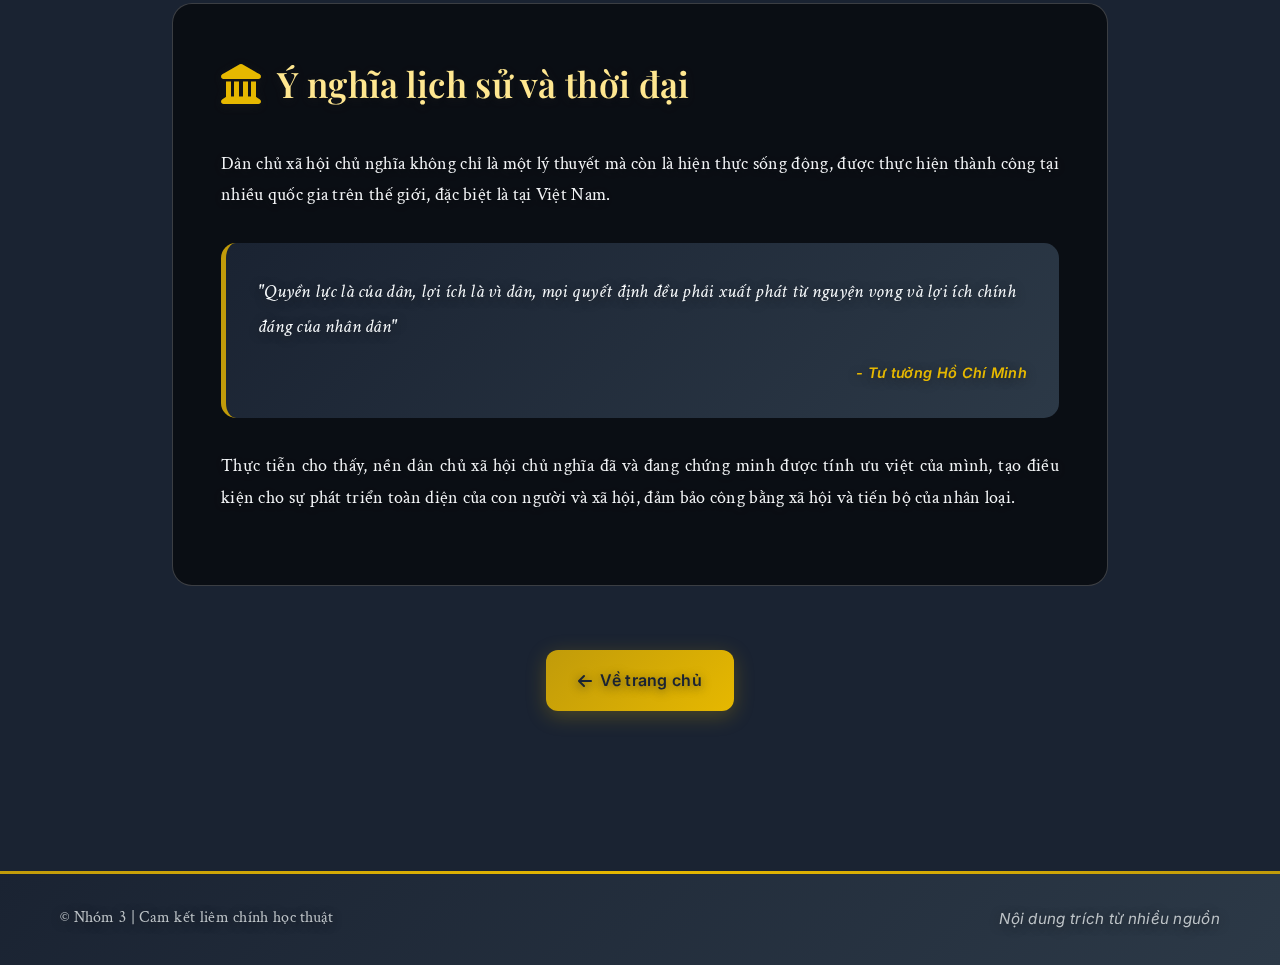
<file: theory.html>
<!DOCTYPE html>
<html lang="vi">
<head>
    <meta charset="UTF-8" />
    <meta name="viewport" content="width=device-width, initial-scale=1" />
    <title>Lý thuyết - Dân chủ xã hội chủ nghĩa</title>
    <link rel="stylesheet" href="css/style.css" />
    <link href="https://fonts.googleapis.com/css2?family=Inter:wght@300;400;500;600;700&display=swap" rel="stylesheet" />
    <link href="https://fonts.googleapis.com/css2?family=Playfair+Display:wght@400;600;700&family=Crimson+Text:ital,wght@0,400;0,600;1,400&display=swap" rel="stylesheet">
    <link rel="stylesheet" href="https://cdnjs.cloudflare.com/ajax/libs/font-awesome/6.0.0/css/all.min.css" />
    <style>
        .theory-page {
            min-height: 100vh;
            padding: 2rem 0;
        }
        
        .theory-hero {
            text-align: center;
            margin: 3rem 0;
            padding: 3rem 0;
        }
        
        .theory-hero h1 {
            font-family: 'Playfair Display', serif;
            font-size: 3.5rem;
            color: #ffe790;
            margin-bottom: 1.5rem;
            text-shadow: 0 4px 20px rgba(30, 30, 30, 0.8);
        }
        
        .theory-hero p {
            font-family: 'Crimson Text', serif;
            font-size: 1.3rem;
            color: #f3f5f7;
            max-width: 800px;
            margin: 0 auto;
            line-height: 1.8;
            font-style: italic;
        }
        
        .theory-content {
            max-width: 1000px;
            margin: 0 auto;
            padding: 0 2rem;
        }
        
        .theory-section {
            background: rgba(0, 0, 0, 0.6);
            margin: 3rem 0;
            padding: 3rem;
            border-radius: 20px;
            backdrop-filter: blur(15px);
            border: 1px solid rgba(255, 255, 255, 0.2);
            transition: all 0.4s ease;
        }
        
        .theory-section:hover {
            transform: translateY(-5px);
            box-shadow: 0 20px 40px rgba(0, 0, 0, 0.4);
            border-color: var(--accent-gold);
        }
        
        .section-header {
            display: flex;
            align-items: center;
            gap: 1rem;
            margin-bottom: 2rem;
        }
        
        .section-header i {
            color: var(--accent-gold-light);
            font-size: 2.5rem;
        }
        
        .section-header h2 {
            font-family: 'Playfair Display', serif;
            color: #ffe790;
            font-size: 2.2rem;
            font-weight: 600;
        }
        
        .theory-text {
            font-family: 'Crimson Text', serif;
            color: #f3f5f7;
            font-size: 1.1rem;
            line-height: 1.8;
            margin-bottom: 1.5rem;
            text-align: justify;
        }
        
        .theory-quote {
            background: linear-gradient(135deg, var(--primary-dark), var(--primary-medium));
            padding: 2rem;
            margin: 2rem 0;
            border-radius: 15px;
            border-left: 5px solid var(--accent-gold);
            font-style: italic;
        }
        
        .theory-quote p {
            font-family: 'Crimson Text', serif;
            color: #f7fafc;
            font-size: 1.2rem;
            margin-bottom: 1rem;
        }
        
        .quote-author {
            font-family: 'Inter', sans-serif;
            color: var(--accent-gold-light);
            font-size: 0.9rem;
            font-weight: 600;
            text-align: right;
        }
        
        .characteristics-grid {
            display: grid;
            grid-template-columns: repeat(auto-fit, minmax(300px, 1fr));
            gap: 2rem;
            margin: 2rem 0;
        }
        
        .characteristic-item {
            background: rgba(0, 0, 0, 0.4);
            padding: 2rem;
            border-radius: 15px;
            border: 1px solid rgba(255, 255, 255, 0.1);
            transition: all 0.3s ease;
        }
        
        .characteristic-item:hover {
            background: rgba(0, 0, 0, 0.6);
            transform: translateY(-3px);
        }
        
        .characteristic-item h4 {
            font-family: 'Playfair Display', serif;
            color: var(--accent-gold-light);
            font-size: 1.3rem;
            margin-bottom: 1rem;
            display: flex;
            align-items: center;
            gap: 0.5rem;
        }
        
        .characteristic-item i {
            color: var(--accent-gold);
            font-size: 1.5rem;
        }
        
        .comparison-table {
            width: 100%;
            border-collapse: collapse;
            margin: 2rem 0;
            background: rgba(0, 0, 0, 0.4);
            border-radius: 15px;
            overflow: hidden;
        }
        
        .comparison-table th {
            background: linear-gradient(135deg, var(--primary-dark), var(--primary-medium));
            color: var(--accent-gold-light);
            padding: 1.5rem;
            font-family: 'Playfair Display', serif;
            font-size: 1.2rem;
            text-align: left;
            border-bottom: 2px solid var(--accent-gold);
        }
        
        .comparison-table td {
            padding: 1.2rem 1.5rem;
            border-bottom: 1px solid rgba(255, 255, 255, 0.1);
            font-family: 'Crimson Text', serif;
            color: #f3f5f7;
            line-height: 1.6;
            vertical-align: top;
        }
        
        .comparison-table tr:hover {
            background: rgba(193, 155, 10, 0.1);
        }
        
        .principles-list {
            list-style: none;
            padding: 0;
        }
        
        .principles-list li {
            background: rgba(0, 0, 0, 0.3);
            margin: 1rem 0;
            padding: 1.5rem;
            border-radius: 12px;
            border-left: 4px solid var(--accent-gold);
            font-family: 'Crimson Text', serif;
            color: #f3f5f7;
            line-height: 1.7;
            position: relative;
            padding-left: 3rem;
        }
        
        .principles-list li::before {
            content: attr(data-number);
            position: absolute;
            left: 1rem;
            top: 50%;
            transform: translateY(-50%);
            background: var(--accent-gold);
            color: var(--primary-dark);
            width: 30px;
            height: 30px;
            border-radius: 50%;
            display: flex;
            align-items: center;
            justify-content: center;
            font-family: 'Inter', sans-serif;
            font-weight: bold;
            font-size: 0.9rem;
        }
        
        .back-to-home {
            text-align: center;
            margin: 4rem 0;
        }
        
        .back-btn {
            display: inline-flex;
            align-items: center;
            gap: 0.5rem;
            background: linear-gradient(135deg, var(--accent-gold), var(--accent-gold-light));
            color: var(--primary-dark);
            padding: 1rem 2rem;
            border-radius: 12px;
            text-decoration: none;
            font-family: 'Inter', sans-serif;
            font-weight: 600;
            transition: all 0.3s ease;
            box-shadow: 0 5px 20px rgba(193, 155, 10, 0.3);
        }
        
        .back-btn:hover {
            transform: translateY(-3px);
            box-shadow: 0 8px 30px rgba(193, 155, 10, 0.5);
        }
        
        @media (max-width: 768px) {
            .theory-hero h1 {
                font-size: 2.5rem;
            }
            
            .theory-section {
                padding: 2rem 1.5rem;
                margin: 2rem 0;
            }
            
            .section-header {
                flex-direction: column;
                text-align: center;
                gap: 0.5rem;
            }
            
            .characteristics-grid {
                grid-template-columns: 1fr;
            }
            
            .comparison-table {
                font-size: 0.9rem;
            }
            
            .comparison-table th,
            .comparison-table td {
                padding: 1rem;
            }
        }
    </style>
</head>
<body>
    <header class="header">
        <div class="container">
            <div class="header-content">
                <h1 class="logo">
                    <i class="fas fa-balance-scale"></i> Dân chủ xã hội chủ nghĩa
                </h1>
                <nav class="nav">
                    <ul class="nav-list">
                        <li class="nav-item"><a href="index.html" class="nav-link"><i class="fas fa-home"></i> Trang chủ</a></li>
                        <li class="nav-item"><a href="theory.html" class="nav-link active"><i class="fas fa-book"></i> Lý thuyết</a></li>
                        <li class="nav-item"><a href="ai-usage.html" class="nav-link"><i class="fas fa-robot"></i> AI Usage</a></li>
                    </ul>
                </nav>
            </div>
        </div>
    </header>

    <main class="theory-page">
        <div class="container">
            <!-- Hero Section -->
            <section class="theory-hero">
                <h1><i class="fas fa-book-open"></i> Lý thuyết Dân chủ Xã hội Chủ nghĩa</h1>
                <p>Tìm hiểu sâu về bản chất, đặc trưng và nguyên tắc của nền dân chủ xã hội chủ nghĩa - hình thức dân chủ cao nhất trong lịch sử loài người.</p>
            </section>

            <div class="theory-content">
                <!-- Section 1: Khái niệm -->
                <section class="theory-section">
                    <div class="section-header">
                        <i class="fas fa-lightbulb"></i>
                        <h2>Khái niệm Dân chủ Xã hội Chủ nghĩa</h2>
                    </div>
                    
                    <p class="theory-text">
                        <strong>Dân chủ xã hội chủ nghĩa</strong> là một hình thức chính trị của nhà nước xã hội chủ nghĩa, thừa nhận quyền tự do, bình đẳng của công dân và khẳng định nhân dân là chủ thể của quyền lực. Đây là hình thức dân chủ cao nhất trong lịch sử, được xây dựng trên nền tảng của chế độ công hữu về tư liệu sản xuất và sự lãnh đạo của đảng cộng sản.
                    </p>
                    
                    <div class="theory-quote">
                        <p>"Dân chủ vô sản là dân chủ đối với quần chúng lao động - chế độ dân chủ vì lợi ích của đa số"</p>
                        <div class="quote-author">- V.I. Lenin</div>
                    </div>
                    
                    <p class="theory-text">
                        Khác với dân chủ tư sản chỉ phục vụ lợi ích của một thiểu số, dân chủ xã hội chủ nghĩa thực sự phục vụ lợi ích của đại đa số nhân dân lao động, đảm bảo quyền lực thuộc về nhân dân trong tất cả các lĩnh vực của đời sống xã hội.
                    </p>
                </section>

                <!-- Section 2: Bản chất -->
                <section class="theory-section">
                    <div class="section-header">
                        <i class="fas fa-gem"></i>
                        <h2>Bản chất của Dân chủ Xã hội Chủ nghĩa</h2>
                    </div>
                    
                    <p class="theory-text">
                        Bản chất của dân chủ xã hội chủ nghĩa thể hiện ở bốn phương diện cơ bản, tạo nên một hệ thống toàn diện và nhất quán:
                    </p>
                    
                    <div class="characteristics-grid">
                        <div class="characteristic-item">
                            <h4><i class="fas fa-landmark"></i> Bản chất chính trị</h4>
                            <p class="theory-text">
                                Là sự lãnh đạo chính trị của giai cấp công nhân thông qua đảng cộng sản, thực hiện quyền lực và lợi ích của toàn thể nhân dân trên mọi lĩnh vực. Quyền lực này được thể hiện qua các quyền dân chủ, quyền làm chủ và quyền con người.
                            </p>
                        </div>
                        
                        <div class="characteristic-item">
                            <h4><i class="fas fa-industry"></i> Bản chất kinh tế</h4>
                            <p class="theory-text">
                                Thực hiện chế độ công hữu về tư liệu sản xuất chủ yếu và phân phối lợi ích theo kết quả lao động. Mục tiêu là phát triển lực lượng sản xuất và nâng cao đời sống của toàn xã hội.
                            </p>
                        </div>
                        
                        <div class="characteristic-item">
                            <h4><i class="fas fa-graduation-cap"></i> Bản chất văn hóa</h4>
                            <p class="theory-text">
                                Kế thừa và phát huy tinh hoa văn hóa truyền thống dân tộc. Nhân dân làm chủ các giá trị văn hóa tinh thần, có quyền nâng cao trình độ văn hóa và phát triển cá nhân.
                            </p>
                        </div>
                        
                        <div class="characteristic-item">
                            <h4><i class="fas fa-users"></i> Bản chất xã hội</h4>
                            <p class="theory-text">
                                Kết hợp hài hòa lợi ích cá nhân, tập thể với lợi ích toàn xã hội. Lấy hệ tư tưởng Mác-Lênin làm nền tảng, đảm bảo vai trò lãnh đạo của đảng cộng sản.
                            </p>
                        </div>
                    </div>
                </section>

                <!-- Section 3: So sánh với Dân chủ Tư sản -->
                <section class="theory-section">
                    <div class="section-header">
                        <i class="fas fa-balance-scale"></i>
                        <h2>So sánh Dân chủ XHCN và Dân chủ Tư sản</h2>
                    </div>
                    
                    <table class="comparison-table">
                        <thead>
                            <tr>
                                <th>Tiêu chí</th>
                                <th>Dân chủ Xã hội Chủ nghĩa</th>
                                <th>Dân chủ Tư sản</th>
                            </tr>
                        </thead>
                        <tbody>
                            <tr>
                                <td><strong>Chủ thể quyền lực</strong></td>
                                <td>Đại đa số nhân dân lao động</td>
                                <td>Thiểu số giai cấp tư sản</td>
                            </tr>
                            <tr>
                                <td><strong>Cơ sở kinh tế</strong></td>
                                <td>Công hữu tư liệu sản xuất</td>
                                <td>Tư hữu tư liệu sản xuất</td>
                            </tr>
                            <tr>
                                <td><strong>Mục tiêu</strong></td>
                                <td>Phục vụ lợi ích đại đa số</td>
                                <td>Phục vụ lợi ích thiểu số</td>
                            </tr>
                            <tr>
                                <td><strong>Lãnh đạo</strong></td>
                                <td>Đảng Cộng sản duy nhất</td>
                                <td>Đa đảng cạnh tranh</td>
                            </tr>
                            <tr>
                                <td><strong>Phạm vi thực hiện</strong></td>
                                <td>Toàn diện trên mọi lĩnh vực</td>
                                <td>Chủ yếu trong chính trị</td>
                            </tr>
                        </tbody>
                    </table>
                    
                    <div class="theory-quote">
                        <p>"Dân chủ xã hội chủ nghĩa gấp triệu lần dân chủ hơn cộng hòa tư sản phồn thịnh nhất"</p>
                        <div class="quote-author">- V.I. Lenin</div>
                    </div>
                </section>

                <!-- Section 4: Nguyên tắc cơ bản -->
                <section class="theory-section">
                    <div class="section-header">
                        <i class="fas fa-list-check"></i>
                        <h2>Nguyên tắc cơ bản của Dân chủ XHCN</h2>
                    </div>
                    
                    <p class="theory-text">
                        Để thực hiện thành công nền dân chủ xã hội chủ nghĩa, cần tuân thủ các nguyên tắc cơ bản sau:
                    </p>
                    
                    <ul class="principles-list">
                        <li data-number="1">
                            <strong>Nguyên tắc tập trung dân chủ:</strong> Kết hợp chặt chẽ giữa tập trung và dân chủ, đảm bảo vừa phát huy quyền làm chủ của nhân dân, vừa tập trung thống nhất trong lãnh đạo và quản lý.
                        </li>
                        
                        <li data-number="2">
                            <strong>Nguyên tắc pháp chế xã hội chủ nghĩa:</strong> Dân chủ gắn liền với kỷ luật, kỷ cương và được thể chế hóa bằng pháp luật. Mọi hoạt động đều phải tuân thủ Hiến pháp và pháp luật.
                        </li>
                        
                        <li data-number="3">
                            <strong>Nguyên tắc lãnh đạo của đảng:</strong> Đảng Cộng sản là lực lượng lãnh đạo duy nhất, đảm bảo định hướng xã hội chủ nghĩa cho nền dân chủ.
                        </li>
                        
                        <li data-number="4">
                            <strong>Nguyên tắc phục vụ nhân dân:</strong> Mọi quyền lực đều xuất phát từ nhân dân và phục vụ lợi ích của nhân dân. "Dân là gốc" của mọi chính sách.
                        </li>
                        
                        <li data-number="5">
                            <strong>Nguyên tắc công khai, minh bạch:</strong> Nhân dân có quyền được biết, được tham gia và được giám sát các hoạt động của cơ quan quyền lực.
                        </li>
                    </ul>
                </section>

                <!-- Section 5: Đặc trưng nổi bật -->
                <section class="theory-section">
                    <div class="section-header">
                        <i class="fas fa-star"></i>
                        <h2>Đặc trưng nổi bật</h2>
                    </div>
                    
                    <p class="theory-text">
                        Dân chủ xã hội chủ nghĩa có những đặc trưng nổi bật, phân biệt rõ ràng với các hình thức dân chủ khác trong lịch sử:
                    </p>
                    
                    <div class="characteristics-grid">
                        <div class="characteristic-item">
                            <h4><i class="fas fa-infinity"></i> Tính toàn diện</h4>
                            <p class="theory-text">
                                Thực hiện dân chủ trên tất cả các lĩnh vực: chính trị, kinh tế, văn hóa, xã hội, không giới hạn trong phạm vi chính trị như dân chủ tư sản.
                            </p>
                        </div>
                        
                        <div class="characteristic-item">
                            <h4><i class="fas fa-users-cog"></i> Tính nhân dân</h4>
                            <p class="theory-text">
                                Đại đa số nhân dân lao động được tham gia trực tiếp vào việc quản lý nhà nước và xã hội, không chỉ thông qua đại diện.
                            </p>
                        </div>
                        
                        <div class="characteristic-item">
                            <h4><i class="fas fa-shield-alt"></i> Tính pháp chế</h4>
                            <p class="theory-text">
                                Dân chủ được đảm bảo bằng hệ thống pháp luật hoàn chỉnh, gắn liền với kỷ luật và trách nhiệm của từng công dân.
                            </p>
                        </div>
                        
                        <div class="characteristic-item">
                            <h4><i class="fas fa-arrow-trend-up"></i> Tính phát triển</h4>
                            <p class="theory-text">
                                Không ngừng hoàn thiện và phát triển theo điều kiện cụ thể của từng quốc gia, từng thời kỳ lịch sử.
                            </p>
                        </div>
                    </div>
                </section>

                <!-- Section 6: Ý nghĩa lịch sử -->
                <section class="theory-section">
                    <div class="section-header">
                        <i class="fas fa-landmark"></i>
                        <h2>Ý nghĩa lịch sử và thời đại</h2>
                    </div>
                    
                    <p class="theory-text">
                        Dân chủ xã hội chủ nghĩa không chỉ là một lý thuyết mà còn là hiện thực sống động, được thực hiện thành công tại nhiều quốc gia trên thế giới, đặc biệt là tại Việt Nam.
                    </p>
                    
                    <div class="theory-quote">
                        <p>"Quyền lực là của dân, lợi ích là vì dân, mọi quyết định đều phải xuất phát từ nguyện vọng và lợi ích chính đáng của nhân dân"</p>
                        <div class="quote-author">- Tư tưởng Hồ Chí Minh</div>
                    </div>
                    
                    <p class="theory-text">
                        Thực tiễn cho thấy, nền dân chủ xã hội chủ nghĩa đã và đang chứng minh được tính ưu việt của mình, tạo điều kiện cho sự phát triển toàn diện của con người và xã hội, đảm bảo công bằng xã hội và tiến bộ của nhân loại.
                    </p>
                </section>
            </div>

            <!-- Back to Home -->
            <div class="back-to-home">
                <a href="index.html" class="back-btn">
                    <i class="fas fa-arrow-left"></i>
                    Về trang chủ
                </a>
            </div>
        </div>
    </main>

    <footer class="footer">
        <div class="container">
            <div class="footer-content">
                <p>&copy; Nhóm 3 | Cam kết liêm chính học thuật</p>
                <div class="footer-links">
                    <span>Nội dung trích từ nhiều nguồn</span>
                </div>
            </div>
        </div>
    </footer>

    <script src="js/script.js"></script>
    <script>
        // Theory page specific animations
        document.addEventListener('DOMContentLoaded', function() {
            const sections = document.querySelectorAll('.theory-section');
            
            const observer = new IntersectionObserver((entries) => {
                entries.forEach(entry => {
                    if (entry.isIntersecting) {
                        entry.target.style.opacity = '0';
                        entry.target.style.transform = 'translateY(30px)';
                        entry.target.style.transition = 'all 0.8s ease';
                        
                        setTimeout(() => {
                            entry.target.style.opacity = '1';
                            entry.target.style.transform = 'translateY(0)';
                        }, 100);
                    }
                });
            }, { threshold: 0.1 });
            
            sections.forEach(section => observer.observe(section));
        });
    </script>
</body>
</html>
</file>
<file: css/style.css>
/* Color variables - Bảng màu harmonious */
:root {
    --primary-dark: #1a2332;
    --primary-medium: #2c3947;
    --primary-light: #4a5568;
    --accent-gold: #c19b0a;
    --accent-gold-light: #e6b800;
    --cream: #faf8f0;
    --text-primary: #ffffff;
    --text-secondary: #f3f5f7;
    --text-light: #f7fafc;
    --animation-duration: 0.8s;
    --animation-timing: cubic-bezier(0.4, 0, 0.2, 1);
}

/* Animation Keyframes */
@keyframes fadeInUp {
    from {
        opacity: 0;
        transform: translateY(30px);
    }
    to {
        opacity: 1;
        transform: translateY(0);
    }
}

/* Animation Classes */
.fade-up {
    opacity: 0;
    transform: translateY(30px);
}

.fade-up.visible {
    animation: fadeInUp var(--animation-duration) var(--animation-timing) forwards;
}

/* Reset và base styles với typography học thuật */
* {
    margin: 0;
    padding: 0;
    box-sizing: border-box;
}

html {
    scroll-behavior: smooth;
}

body {
    font-family: 'Crimson Text', 'Times New Roman', serif;
    font-size: 16px;
    line-height: 1.8;
    color: #ffffff;
    background: var(--primary-dark);
    min-height: 100vh;
    letter-spacing: 0.3px;
    text-shadow: 0 2px 10px rgba(30, 30, 30, 0.6);
    position: relative;
    overflow-x: hidden;
}

/* Parallax background layers */
body::before {
    content: '';
    position: fixed;
    top: 0;
    left: 0;
    width: 120%;
    height: 120%;
    /* background: url('../assets/Lenin.jpeg'); */
    /* background: transparent; */
    background-size: cover;
    background-position: center center;
    background-repeat: no-repeat;
    z-index: -2;
    will-change: transform;
    transform: translateZ(0);
}

body::after {
    content: '';
    position: fixed;
    top: 0;
    left: 0;
    width: 100%;
    height: 100%;
    background: linear-gradient(135deg, rgba(30, 60, 114, 0.3) 0%, rgba(42, 82, 152, 0.4) 100%);
    z-index: -1;
    pointer-events: none;
}

.container {
    max-width: 1200px;
    margin: 0 auto;
    padding: 0 20px;
}

/* Header với thiết kế học thuật */
.header {
    background: rgba(26, 35, 50, 0.95);
    backdrop-filter: blur(20px) saturate(180%);
    box-shadow: 0 4px 30px rgba(0, 0, 0, 0.2);
    position: sticky;
    top: 0;
    z-index: 1000;
    border-bottom: 3px solid var(--accent-gold);
}

.header-content {
    display: flex;
    justify-content: space-between;
    align-items: center;
    padding: 1.2rem 0;
}

.logo {
    font-family: 'Playfair Display', serif;
    font-size: 1.8rem;
    font-weight: 700;
    color: var(--text-light);
    display: flex;
    align-items: center;
    gap: 0.8rem;
    text-shadow: 2px 2px 4px rgba(0, 0, 0, 0.3);
}

.logo i {
    color: var(--accent-gold-light);
    font-size: 2.2rem;
    filter: drop-shadow(2px 2px 4px rgba(0, 0, 0, 0.3));
}

/* Navigation với phong cách cổ điển */
.nav-list {
    display: flex;
    list-style: none;
    gap: 0.5rem;
    align-items: center;
}

.nav-link {
    text-decoration: none;
    color: #bdc3c7;
    font-family: 'Inter', sans-serif;
    font-weight: 500;
    font-size: 0.95rem;
    padding: 0.8rem 1.5rem;
    border-radius: 6px;
    transition: all 0.4s cubic-bezier(0.4, 0, 0.2, 1);
    display: flex;
    align-items: center;
    gap: 0.5rem;
    position: relative;
    overflow: hidden;
}

.nav-link::before {
    content: '';
    position: absolute;
    bottom: 0;
    left: 50%;
    width: 0;
    height: 2px;
    background: var(--accent-gold-light);
    transition: all 0.3s ease;
    transform: translateX(-50%);
}

.nav-link:hover::before,
.nav-link.active::before {
    width: 80%;
}

.nav-link:hover,
.nav-link.active {
    color: var(--accent-gold-light);
    background: rgba(193, 155, 10, 0.15);
    transform: translateY(-1px);
}

/* Main content với typography cải tiến */
.main {
    flex: 1;
    padding: 3rem 0;
}

/* Hero section - Không có nền, chữ chạy trên background */
.hero {
    margin: 2rem auto;
    position: relative;
    padding: 4rem 0;
}

.hero .container {
    display: grid;
    grid-template-columns: 2fr 1fr;
    gap: 4rem;
    align-items: center;
    padding: 0 3rem;
}

.hero-title {
    font-family: 'Playfair Display', serif;
    font-size: 3rem;
    font-weight: 700;
    color: #ffe790;
    margin-bottom: 1.5rem;
    line-height: 1.2;
    position: relative;
    text-shadow: 0 4px 20px rgba(30, 30, 30, 0.8);
}

.hero-title::after {
    content: '';
    position: absolute;
    bottom: -10px;
    left: 0;
    width: 120px;
    height: 3px;
    background: var(--accent-gold);
    box-shadow: 0 0 10px var(--accent-gold);
}

.hero-subtitle {
    font-family: 'Crimson Text', serif;
    font-size: 1.2rem;
    color: #f3f5f7;
    margin-bottom: 2.5rem;
    line-height: 1.8;
    font-style: italic;
    text-shadow: 0 2px 12px rgba(30, 30, 30, 0.7);
}

.hero-stats {
    display: flex;
    flex-wrap: wrap;
    gap: 2rem;
}

.stat-item {
    display: flex;
    align-items: center;
    gap: 0.8rem;
    background: rgba(0, 0, 0, 0.4);
    padding: 1rem 1.5rem;
    border-radius: 12px;
    border-left: 4px solid var(--accent-gold);
    transition: all 0.3s ease;
    backdrop-filter: blur(10px);
    border: 1px solid rgba(255, 255, 255, 0.1);
}

.stat-item:hover {
    transform: translateY(-2px);
    box-shadow: 0 8px 25px rgba(0, 0, 0, 0.3);
    border-left-color: var(--accent-gold-light);
    background: rgba(0, 0, 0, 0.6);
}

.stat-item i {
    color: var(--accent-gold-light);
    font-size: 1.3rem;
}

.stat-item span {
    font-family: 'Inter', sans-serif;
    font-size: 0.95rem;
    color: #ffffff;
    font-weight: 500;
    text-shadow: 0 1px 6px rgba(0, 0, 0, 0.5);
}

/* Hero image styling */
.hero-img {
    width: 100%;
    height: 350px;
    object-fit: cover;
    border-radius: 20px;
    box-shadow: 0 15px 40px rgba(0, 0, 0, 0.4);
    transition: all 0.3s ease;
    border: 2px solid rgba(255, 255, 255, 0.2);
}

.hero-img:hover {
    transform: scale(1.02);
    box-shadow: 0 20px 50px rgba(0, 0, 0, 0.5);
}

/* ===== TIMELINE SECTION - 2 PHẦN ===== */
.timeline-section {
    margin: 4rem auto;
    padding: 4rem 0;
    position: relative;
}

.timeline-part {
    margin-bottom: 6rem;
}

.timeline-intro {
    text-align: center;
    font-family: 'Crimson Text', serif;
    font-size: 1.3rem;
    color: #f3f5f7;
    margin-bottom: 4rem;
    font-style: italic;
    text-shadow: 0 2px 10px rgba(0, 0, 0, 0.6);
    max-width: 800px;
    margin-left: auto;
    margin-right: auto;
}

/* ===== HISTORICAL TIMELINE WITH CUSTOM IMAGES ===== */
.historical-timeline-container {
    position: relative;
    width: 100%;
    height: 400px;
    background: radial-gradient(ellipse at center, #0a0a2e 0%, #16213e 50%, #0f0f23 100%);
    border-radius: 20px;
    overflow: hidden;
    margin: 2rem auto;
    box-shadow:
        0 0 50px rgba(0, 0, 0, 0.8),
        inset 0 0 100px rgba(25, 25, 112, 0.3);
    display: flex;
    justify-content: center;
    align-items: center;
}

/* Background Stars */
.stars-background {
    position: absolute;
    top: 0;
    left: 0;
    width: 100%;
    height: 100%;
    pointer-events: none;
}

.star {
    position: absolute;
    background: white;
    border-radius: 50%;
    animation: twinkle 3s infinite;
}

.star-1 { width: 2px; height: 2px; top: 10%; left: 15%; animation-delay: 0s; }
.star-2 { width: 1px; height: 1px; top: 20%; left: 80%; animation-delay: 0.5s; }
.star-3 { width: 3px; height: 3px; top: 30%; left: 25%; animation-delay: 1s; }
.star-4 { width: 1px; height: 1px; top: 60%; left: 70%; animation-delay: 1.5s; }
.star-5 { width: 2px; height: 2px; top: 80%; left: 20%; animation-delay: 2s; }
.star-6 { width: 1px; height: 1px; top: 15%; left: 60%; animation-delay: 2.5s; }
.star-7 { width: 2px; height: 2px; top: 70%; left: 85%; animation-delay: 0.8s; }
.star-8 { width: 1px; height: 1px; top: 40%; left: 45%; animation-delay: 1.8s; }

@keyframes twinkle {
    0%, 100% { opacity: 0.3; transform: scale(1); }
    50% { opacity: 1; transform: scale(1.2); }
}

/* Time Flow Path */
.time-flow-path {
    position: absolute;
    top: 50%;
    left: 0;
    right: 0;
    height: 2px;
    background: linear-gradient(90deg,
        transparent 0%,
        rgba(193, 155, 10, 0.3) 20%,
        rgba(193, 155, 10, 0.8) 50%,
        rgba(193, 155, 10, 0.3) 80%,
        transparent 100%);
    transform: translateY(-50%);
    animation: timeFlow 4s ease-in-out infinite;
}

@keyframes timeFlow {
    0%, 100% {
        background: linear-gradient(90deg,
            transparent 0%,
            rgba(193, 155, 10, 0.3) 20%,
            rgba(193, 155, 10, 0.8) 50%,
            rgba(193, 155, 10, 0.3) 80%,
            transparent 100%);
    }
    50% {
        background: linear-gradient(90deg,
            transparent 0%,
            rgba(193, 155, 10, 0.8) 20%,
            rgba(193, 155, 10, 1) 50%,
            rgba(193, 155, 10, 0.8) 80%,
            transparent 100%);
    }
}

/* Timeline Milestones */
.timeline-milestone {
    position: relative;
    cursor: pointer;
    transition: all 0.6s cubic-bezier(0.4, 0, 0.2, 1);
    opacity: 0;
    transform: scale(0) translateY(50px);
    transform-origin: center bottom;
    margin: 0 2rem;
    display: flex;
    flex-direction: column;
    align-items: center;
}

.timeline-milestone.animate {
    opacity: 1;
    transform: scale(1) translateY(0);
}

.timeline-milestone:hover {
    transform: scale(1.1) translateY(-10px);
    z-index: 10;
}

/* Milestone Image */
.milestone-image {
    position: relative;
    width: 80px;
    height: 80px;
    border-radius: 50%;
    overflow: hidden;
    border: 3px solid var(--accent-gold);
    box-shadow:
        0 0 20px rgba(193, 155, 10, 0.6),
        inset 0 0 20px rgba(193, 155, 10, 0.2);
    transition: all 0.3s ease;
    z-index: 2; /* nổi lên trên đường timeline */
}
.milestone-image img {
    width: 100%;
    height: 100%;
    object-fit: cover;
    transition: transform 0.3s ease;
}

.image-overlay {
    position: absolute;
    top: 0;
    left: 0;
    right: 0;
    bottom: 0;
    background: linear-gradient(45deg,
        rgba(193, 155, 10, 0.3) 0%,
        rgba(193, 155, 10, 0.1) 50%,
        rgba(193, 155, 10, 0.3) 100%);
    opacity: 0;
    transition: opacity 0.3s ease;
}

.timeline-milestone:hover .milestone-image {
    border-color: var(--accent-gold-light);
    box-shadow:
        0 0 30px rgba(193, 155, 10, 0.8),
        inset 0 0 30px rgba(193, 155, 10, 0.3);
}

.timeline-milestone:hover .milestone-image img {
    transform: scale(1.1);
}

.timeline-milestone:hover .image-overlay {
    opacity: 1;
}

/* Milestone Labels */
.milestone-label {
    position: relative;
    margin-top: 15px;
    font-family: 'Playfair Display', serif;
    font-size: 0.9rem;
    color: var(--accent-gold-light);
    text-align: center;
    opacity: 1;
    text-shadow: 0 0 10px rgba(193, 155, 10, 0.8);
    white-space: nowrap;
    background: rgba(255, 255, 255, 0.1);
    padding: 4px 8px;
    border-radius: 4px;
}

/* Camera Viewport */
.camera-viewport {
    position: absolute;
    top: 0;
    left: 0;
    width: 100%;
    height: 100%;
    pointer-events: none;
    opacity: 0;
    transition: all 0.8s cubic-bezier(0.4, 0, 0.2, 1);
    z-index: 20;
}

.camera-viewport.active {
    opacity: 1;
    pointer-events: all;
}

.milestone-detail {
    position: absolute;
    top: 50%;
    left: 50%;
    transform: translate(-50%, -50%) scale(0);
    background: rgba(0, 0, 0, 0.9);
    border-radius: 20px;
    padding: 2rem;
    border: 2px solid var(--accent-gold);
    box-shadow:
        0 0 50px rgba(193, 155, 10, 0.6),
        inset 0 0 20px rgba(193, 155, 10, 0.2);
    backdrop-filter: blur(20px);
    max-width: 400px;
    text-align: center;
}

.camera-viewport.active .milestone-detail {
    transform: translate(-50%, -50%) scale(1);
}

.milestone-title {
    font-family: 'Playfair Display', serif;
    font-size: 1.5rem;
    color: var(--accent-gold-light);
    margin-bottom: 1rem;
    text-shadow: 0 0 15px rgba(193, 155, 10, 0.8);
}

.milestone-description {
    font-family: 'Crimson Text', serif;
    color: #f3f5f7;
    line-height: 1.6;
    margin-bottom: 1.5rem;
    text-shadow: 0 1px 8px rgba(0, 0, 0, 0.8);
}

.milestone-stats {
    display: flex;
    flex-direction: column;
    gap: 0.5rem;
}

.milestone-stats .stat-item {
    display: flex;
    justify-content: space-between;
    align-items: center;
    padding: 0.5rem;
    background: rgba(193, 155, 10, 0.1);
    border-radius: 8px;
    border: 1px solid rgba(193, 155, 10, 0.3);
}

.stat-label {
    font-family: 'Inter', sans-serif;
    font-weight: 600;
    color: var(--accent-gold);
}

.stat-value {
    font-family: 'Crimson Text', serif;
    color: #f3f5f7;
}

/* Animations */
@keyframes planetRotate {
    from { transform: rotate(0deg); }
    to { transform: rotate(360deg); }
}

@keyframes atmospherePulse {
    0%, 100% { transform: scale(1); opacity: 0.3; }
    50% { transform: scale(1.1); opacity: 0.6; }
}



/* ===== PHẦN 2: OVERVIEW GRID ===== */
.overview-grid {
    display: grid;
    grid-template-columns: repeat(auto-fit, minmax(350px, 1fr));
    gap: 2rem;
    margin-top: 3rem;
}

.overview-item {
    background: rgba(0, 0, 0, 0.6);
    padding: 3rem 2.5rem;
    border-radius: 20px;
    border: 1px solid rgba(255, 255, 255, 0.2);
    backdrop-filter: blur(15px);
    transition: all 0.4s ease;
    position: relative;
    overflow: hidden;
}

.overview-item::before {
    content: '';
    position: absolute;
    top: 0;
    left: -100%;
    width: 100%;
    height: 100%;
    background: linear-gradient(90deg, transparent, rgba(193, 155, 10, 0.2), transparent);
    transition: all 0.8s ease;
}

.overview-item:hover::before {
    left: 100%;
}

.overview-item:hover {
    transform: translateY(-10px) scale(1.02);
    box-shadow: 0 20px 50px rgba(0, 0, 0, 0.5);
    border-color: var(--accent-gold);
    background: rgba(0, 0, 0, 0.8);
}

/* Overview Numbers */
.overview-number {
    font-family: 'Playfair Display', serif;
    font-size: 3rem;
    font-weight: 700;
    color: var(--accent-gold);
    margin-bottom: 1.5rem;
    text-shadow: 0 3px 15px rgba(0, 0, 0, 0.7);
    position: relative;
    z-index: 2;
}

/* Overview Content */
.overview-content h4 {
    font-family: 'Playfair Display', serif;
    color: #ffe790;
    font-size: 1.5rem;
    font-weight: 600;
    margin-bottom: 1rem;
    text-shadow: 0 2px 10px rgba(0, 0, 0, 0.6);
    position: relative;
    z-index: 2;
}

.overview-content p {
    font-family: 'Crimson Text', serif;
    color: #f3f5f7;
    font-size: 1.1rem;
    line-height: 1.7;
    margin: 0;
    text-shadow: 0 1px 8px rgba(0, 0, 0, 0.5);
    position: relative;
    z-index: 2;
}

/* Decorative Line */
.overview-content h4::after {
    content: '';
    position: absolute;
    bottom: -8px;
    left: 0;
    width: 60px;
    height: 3px;
    background: var(--accent-gold);
    box-shadow: 0 0 10px var(--accent-gold);
}

/* Section Title Styling */
.section-title {
    text-align: center;
    font-family: 'Playfair Display', serif;
    font-size: 2.5rem;
    font-weight: 600;
    color: #ffe790;
    margin-bottom: 4rem;
    position: relative;
    text-shadow: 0 4px 20px rgba(30, 30, 30, 0.8);
}

.section-title::after {
    content: '';
    position: absolute;
    bottom: -15px;
    left: 50%;
    transform: translateX(-50%);
    width: 80px;
    height: 3px;
    background: var(--accent-gold);
    box-shadow: 0 0 10px var(--accent-gold);
}

/* Socialist Democracy Section Styles */
.socialist-democracy-section {
    margin: 4rem auto;
    padding: 4rem 0;
    position: relative;
}

.democracy-evolution,
.democracy-essence {
    margin-bottom: 4rem;
}

.democracy-evolution h3,
.democracy-essence h3 {
    font-family: 'Playfair Display', serif;
    color: #ffe790;
    font-size: 2rem;
    font-weight: 600;
    margin-bottom: 2rem;
    text-shadow: 0 3px 15px rgba(0, 0, 0, 0.7);
    display: flex;
    align-items: center;
    gap: 1rem;
}

.democracy-evolution h3 i,
.democracy-essence h3 i {
    color: var(--accent-gold);
    font-size: 1.8rem;
}

/* Evolution Timeline */
.evolution-timeline {
    display: grid;
    grid-template-columns: 1fr 1fr;
    gap: 3rem;
    margin: 3rem 0;
}

.evolution-step {
    display: flex;
    gap: 2rem;
    align-items: flex-start;
    background: rgba(0, 0, 0, 0.5);
    padding: 2rem;
    border-radius: 15px;
    backdrop-filter: blur(10px);
    border: 1px solid rgba(255, 255, 255, 0.1);
    transition: all 0.4s ease;
}

.evolution-step:hover {
    transform: translateY(-5px);
    background: rgba(0, 0, 0, 0.7);
    box-shadow: 0 15px 40px rgba(0, 0, 0, 0.4);
}

.step-icon img {
    width: 80px;
    height: 80px;
    object-fit: cover;
    border-radius: 50%;
    border: 3px solid var(--accent-gold);
    box-shadow: 0 5px 20px rgba(193, 155, 10, 0.3);
}

.step-content h4 {
    font-family: 'Playfair Display', serif;
    color: var(--accent-gold-light);
    font-size: 1.3rem;
    margin-bottom: 1rem;
    text-shadow: 0 2px 8px rgba(0, 0, 0, 0.6);
}

.step-content p {
    font-family: 'Crimson Text', serif;
    color: #f3f5f7;
    line-height: 1.6;
    text-shadow: 0 1px 6px rgba(0, 0, 0, 0.5);
}

/* Definition Highlight */
.definition-highlight {
    display: flex;
    gap: 2rem;
    background: linear-gradient(135deg, var(--primary-dark), var(--primary-medium));
    padding: 3rem;
    border-radius: 18px;
    margin: 3rem 0;
    box-shadow: 0 15px 40px rgba(0, 0, 0, 0.3);
    border-left: 5px solid var(--accent-gold);
}

.definition-icon {
    font-size: 3rem;
    color: var(--accent-gold-light);
    opacity: 0.8;
}

.definition-content h4 {
    font-family: 'Playfair Display', serif;
    color: var(--accent-gold-light);
    font-size: 1.5rem;
    margin-bottom: 1rem;
}

.definition-content p {
    font-family: 'Crimson Text', serif;
    color: #f7fafc;
    font-size: 1.1rem;
    line-height: 1.7;
}

/* Lenin Quote */
.essence-intro {
    margin: 2rem 0 3rem;
}

.lenin-quote {
    display: flex;
    gap: 2rem;
    align-items: center;
    background: rgba(0, 0, 0, 0.6);
    padding: 2rem;
    border-radius: 15px;
    backdrop-filter: blur(10px);
    border: 1px solid rgba(255, 255, 255, 0.1);
}

.lenin-quote img {
    width: 100px;
    height: 100px;
    object-fit: cover;
    border-radius: 50%;
    border: 3px solid var(--accent-gold);
}

.quote-content p {
    font-family: 'Crimson Text', serif;
    font-size: 1.2rem;
    font-style: italic;
    color: #f3f5f7;
    margin-bottom: 0.5rem;
    text-shadow: 0 1px 8px rgba(0, 0, 0, 0.5);
}

.quote-content cite {
    font-family: 'Inter', sans-serif;
    color: var(--accent-gold-light);
    font-size: 0.9rem;
    font-weight: 600;
}

/* Essence Grid */
.essence-grid {
    display: grid;
    grid-template-columns: repeat(auto-fit, minmax(350px, 1fr));
    gap: 2rem;
    margin: 3rem 0;
}

/* ===== VIETNAM PRACTICE ACCORDION ===== */
.vietnam-practice-section {
    margin: 4rem auto;
    padding: 4rem 0;
    position: relative;
}

.practice-accordion {
    display: grid;
    grid-template-columns: 1fr 1fr;  /* Sửa dòng này */
    gap: 2rem;
    margin-top: 3rem;
}

.practice-card {
    background: rgba(0, 0, 0, 0.65);
    border-radius: 16px;
    box-shadow: 0 8px 32px rgba(0,0,0,0.18);
    border: 1px solid rgba(255,255,255,0.12);
    overflow: hidden;
    transition: box-shadow 0.3s;
}
.practice-card.open {
    box-shadow: 0 12px 40px rgba(193,155,10,0.18);
    border-color: var(--accent-gold);
}

.practice-card-header {
    width: 100%;
    background: linear-gradient(90deg, var(--primary-dark), var(--primary-medium));
    color: var(--accent-gold-light);
    font-family: 'Playfair Display', serif;
    font-size: 1.2rem;
    font-weight: 600;
    padding: 1.2rem 2rem;
    border: none;
    outline: none;
    text-align: left;
    cursor: pointer;
    display: flex;
    align-items: center;
    justify-content: space-between;
    transition: background 0.3s, color 0.3s;
}
.practice-card-header i {
    margin-left: 1rem;
    transition: transform 0.3s;
}
.practice-card.open .practice-card-header i {
    transform: rotate(180deg);
}

.practice-card-body {
    background: rgba(255,255,255,0.03);
    color: #f3f5f7;
    font-family: 'Crimson Text', serif;
    font-size: 1.05rem;
    line-height: 1.7;
    padding: 0 2rem;
    max-height: 0;
    overflow: hidden;
    transition: max-height 0.5s cubic-bezier(0.4,0,0.2,1);
}
.practice-card.open .practice-card-body {
    padding: 1.2rem 2rem 1.8rem 2rem;
    max-height: 300px;
}

@media (max-width: 768px) {
    .practice-accordion {
        grid-template-columns: 1fr;
    }
}

.essence-card {
    background: rgba(0, 0, 0, 0.6);
    border-radius: 15px;
    overflow: hidden;
    backdrop-filter: blur(10px);
    border: 1px solid rgba(255, 255, 255, 0.1);
    transition: all 0.4s ease;
}

.essence-card:hover {
    transform: translateY(-8px);
    background: rgba(0, 0, 0, 0.8);
    box-shadow: 0 15px 40px rgba(0, 0, 0, 0.4);
}

.card-header {
    background: linear-gradient(135deg, var(--primary-dark), var(--primary-medium));
    padding: 1.5rem;
    display: flex;
    align-items: center;
    gap: 1rem;
}

.card-header i {
    font-size: 1.5rem;
    color: var(--accent-gold-light);
}

.card-header h4 {
    font-family: 'Playfair Display', serif;
    color: #ffffff;
    font-size: 1.3rem;
    font-weight: 600;
}

.card-content {
    padding: 2rem;
}

.card-content ul {
    list-style: none;
    padding: 0;
}

.card-content li {
    font-family: 'Crimson Text', serif;
    color: #f3f5f7;
    padding: 0.8rem 0;
    border-bottom: 1px solid rgba(255, 255, 255, 0.1);
    position: relative;
    padding-left: 2rem;
    line-height: 1.6;
}

.card-content li::before {
    content: '▸';
    position: absolute;
    left: 0;
    color: var(--accent-gold);
    font-weight: bold;
    font-size: 1.2rem;
}

.card-content li:last-child {
    border-bottom: none;
}

/* Footer với thiết kế trang trọng */
.footer {
    background: linear-gradient(135deg, var(--primary-dark), var(--primary-medium));
    color: #bdc3c7;
    margin-top: 4rem;
    position: relative;
}

.footer::before {
    content: '';
    position: absolute;
    top: 0;
    left: 0;
    right: 0;
    height: 3px;
    background: linear-gradient(90deg, var(--accent-gold), var(--accent-gold-light), var(--accent-gold));
}

.footer-content {
    display: flex;
    justify-content: space-between;
    align-items: center;
    padding: 2rem 0;
    border-top: 1px solid rgba(189, 195, 199, 0.2);
}

.footer-links {
    font-family: 'Inter', sans-serif;
    font-size: 0.95rem;
    font-style: italic;
}

/* ===== RESPONSIVE ===== */
@media screen and (max-width: 768px) {
    body {
        font-size: 14px;
    }

    .header-content {
        flex-direction: column;
        gap: 1.5rem;
        padding: 1.5rem 0;
    }

    .logo {
        font-size: 1.5rem;
    }

    .nav-list {
        flex-wrap: wrap;
        justify-content: center;
        gap: 0.5rem;
    }

    .nav-link {
        padding: 0.6rem 1rem;
        font-size: 0.9rem;
    }

    .hero .container {
        grid-template-columns: 1fr;
        gap: 3rem;
        padding: 0 1.5rem;
    }

    .hero-title {
        font-size: 2.2rem;
    }

    .hero-subtitle {
        font-size: 1.1rem;
    }

    .overview-grid {
        grid-template-columns: 1fr;
        gap: 1.5rem;
    }

    .overview-item {
        padding: 2rem 1.5rem;
    }

    .overview-number {
        font-size: 2.5rem;
    }

    .footer-content {
        flex-direction: column;
        gap: 1rem;
        text-align: center;
    }

    /* Evolution Timeline Responsive */
    .evolution-timeline {
        grid-template-columns: 1fr;
        gap: 2rem;
    }

    .evolution-step {
        flex-direction: column;
        text-align: center;
    }

    .definition-highlight {
        flex-direction: column;
        text-align: center;
    }

    .lenin-quote {
        flex-direction: column;
        text-align: center;
    }

    .essence-grid {
        grid-template-columns: 1fr;
    }

    /* Historical Timeline Responsive */
    .historical-timeline-container {
        height: 350px;
        margin: 1rem auto;
    }

    .milestone-image {
        width: 60px;
        height: 60px;
    }

    .milestone-ring {
        width: 80px;
        height: 80px;
    }

    .milestone-label {
        font-size: 0.8rem;
        margin-top: 10px;
    }

    .milestone-detail {
        max-width: 300px;
        padding: 1.5rem;
        margin: 0 1rem;
    }

    .milestone-title {
        font-size: 1.2rem;
    }

    .milestone-description {
        font-size: 0.9rem;
    }

    /* Adjust milestone positions for mobile */
    .milestone-1 { left: 5%; }
    .milestone-2 { left: 20%; }
    .milestone-3 { left: 35%; }
    .milestone-4 { left: 50%; }
    .milestone-5 { left: 65%; }
    .milestone-6 { left: 80%; }
}

@media (max-width: 480px) {
    .hero-title {
        font-size: 1.8rem;
    }

    .section-title {
        font-size: 2rem;
    }
}
/* Responsive Design */

/* Tablet (màn hình <= 1024px) */
@media (max-width: 1024px) {
    .navbar {
        padding: 1rem 2rem;
    }

    .nav-links {
        gap: 2rem;
    }

    .hero .container {
        grid-template-columns: 1fr 1fr;
        gap: 2rem;
    }

    .hero-img {
        height: 300px;
    }

    .section-title {
        font-size: 2rem;
    }

    .overview-grid,
    .evolution-timeline,
    .theoretical-framework,
    .stats-grid {
        grid-template-columns: 1fr 1fr;
    }
}

/* Mobile (màn hình <= 768px) */
@media (max-width: 768px) {
    .navbar {
        padding: 1rem;
    }

    .nav-links {
        display: none; /* Ẩn menu nếu chưa có toggle */
    }

    .hero .container {
        grid-template-columns: 1fr;
        text-align: center;
    }

    .hero-text h1 {
        font-size: 2rem;
    }

    .hero-text p {
        font-size: 1rem;
    }

    .hero-img {
        height: 200px;
    }

    .overview-grid,
    .evolution-timeline,
    .theoretical-framework,
    .stats-grid {
        grid-template-columns: 1fr;
    }

    .section-title {
        font-size: 1.6rem;
    }
}

/* Extra small (màn hình <= 480px) */
@media (max-width: 480px) {
    body {
        font-size: 14px;
    }

    .hero-text h1 {
        font-size: 1.8rem;
    }

    .btn-primary {
        font-size: 0.9rem;
        padding: 0.6rem 1.2rem;
    }

    .timeline-milestone,
    .overview-item,
    .stat-item {
        padding: 1rem;
    }
}
</file>
<file: css/background-sections.css>
/* Background Sections */
.bg-section {
    position: relative;
    background-size: cover;
    background-position: center;
    background-attachment: fixed;
    padding: 80px 0;
    width: 100%;
}

/* Overlay để đảm bảo text dễ đọc */
.bg-section::before {
    content: '';
    position: absolute;
    top: 0;
    left: 0;
    right: 0;
    bottom: 0;
    background: rgba(0, 0, 0, 0.5); /* Điều chỉnh độ tối của overlay */
    z-index: 1;
}

/* Đảm bảo nội dung nằm trên overlay */
.bg-section > * {
    position: relative;
    z-index: 2;
}

/* Định nghĩa background cho từng section */
.bg1 {
    background-image: url("../assets/Philosophy book and glasses.jpg");
    padding-bottom: 20px; /* hoặc 20px nếu muốn sát hẳn */
}

.bg2 {
    background-image: url("../assets/Democracy protest crowd.jpeg");
}

.bg3 {
    background-image: url("../assets/Lenin.jpeg");
}

.bg4 {
    background-image: url("../assets/Vietnam National Assembly.jpeg");
    background-position: top center; 
}

/* Media Query cho mobile */
@media (max-width: 768px) {
    .bg-section {
        background-attachment: scroll; /* Tránh vấn đề fixed background trên mobile */
    }
}
</file>
